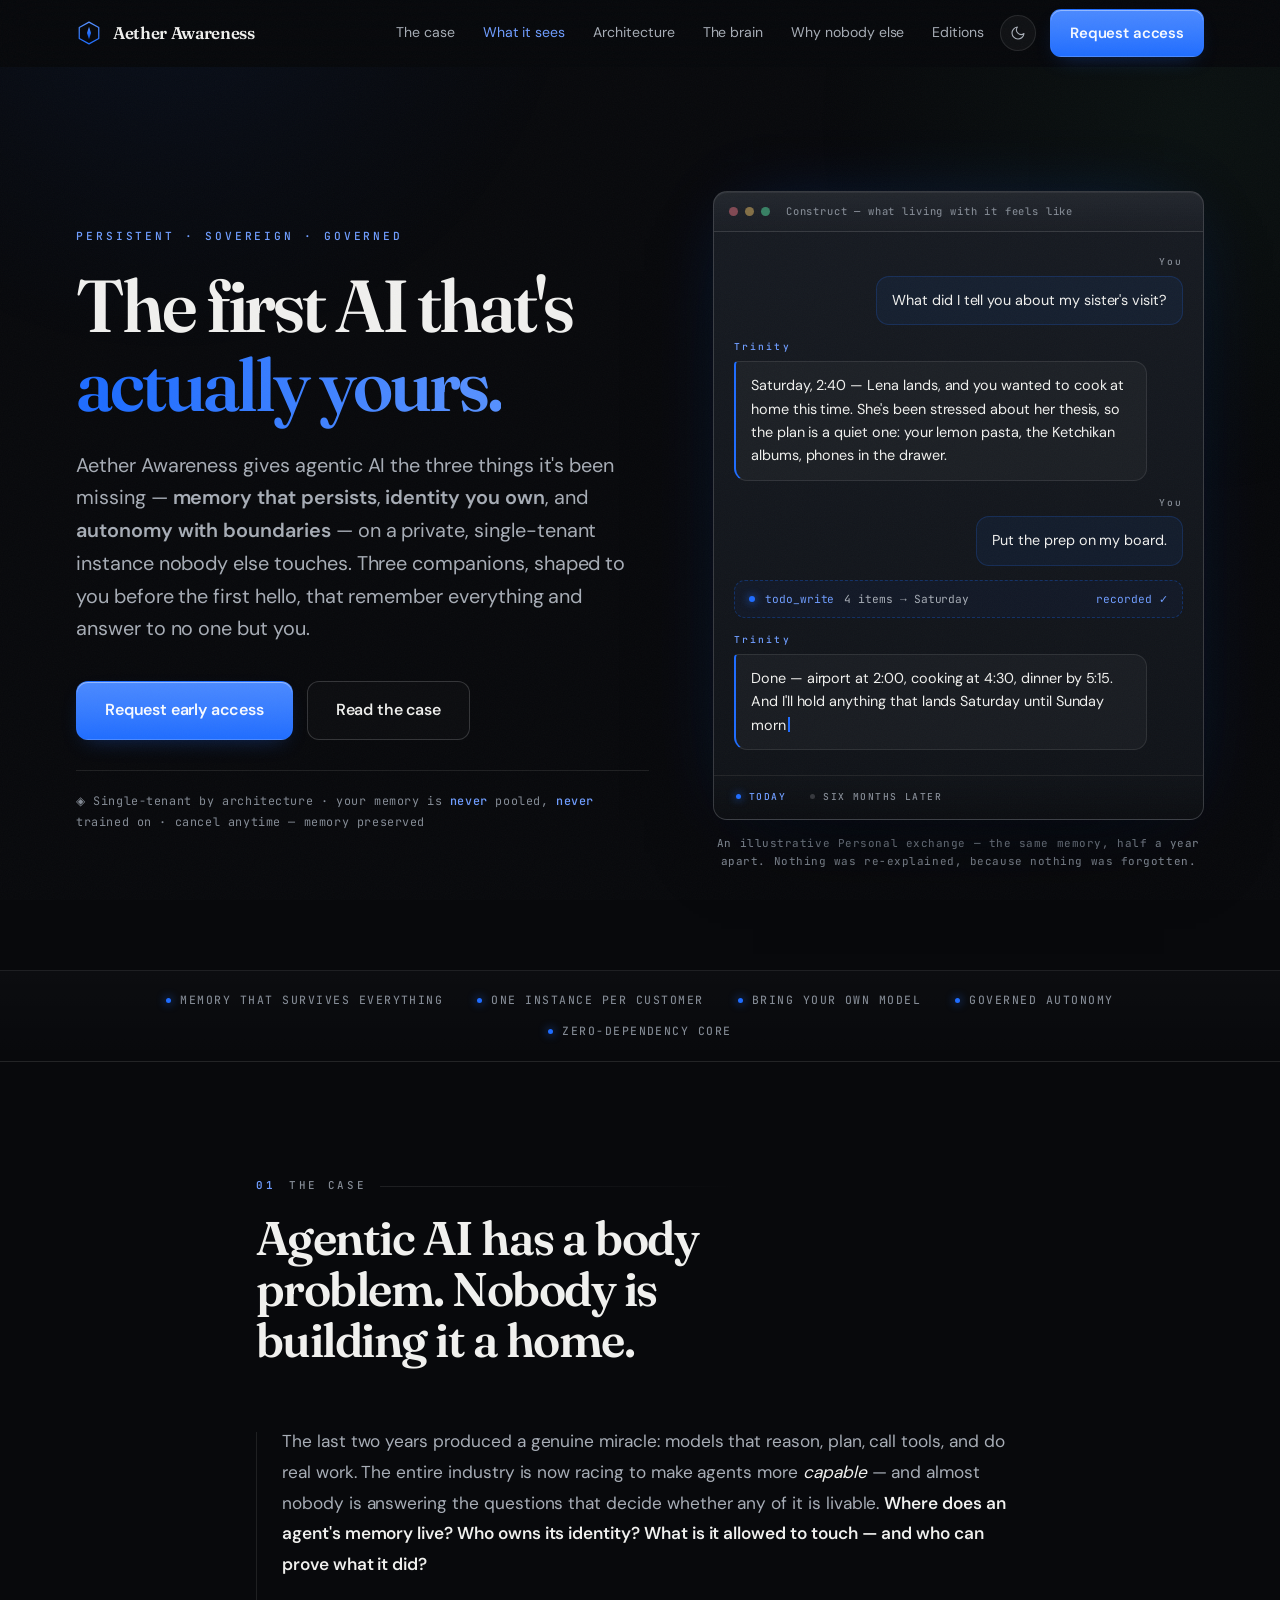
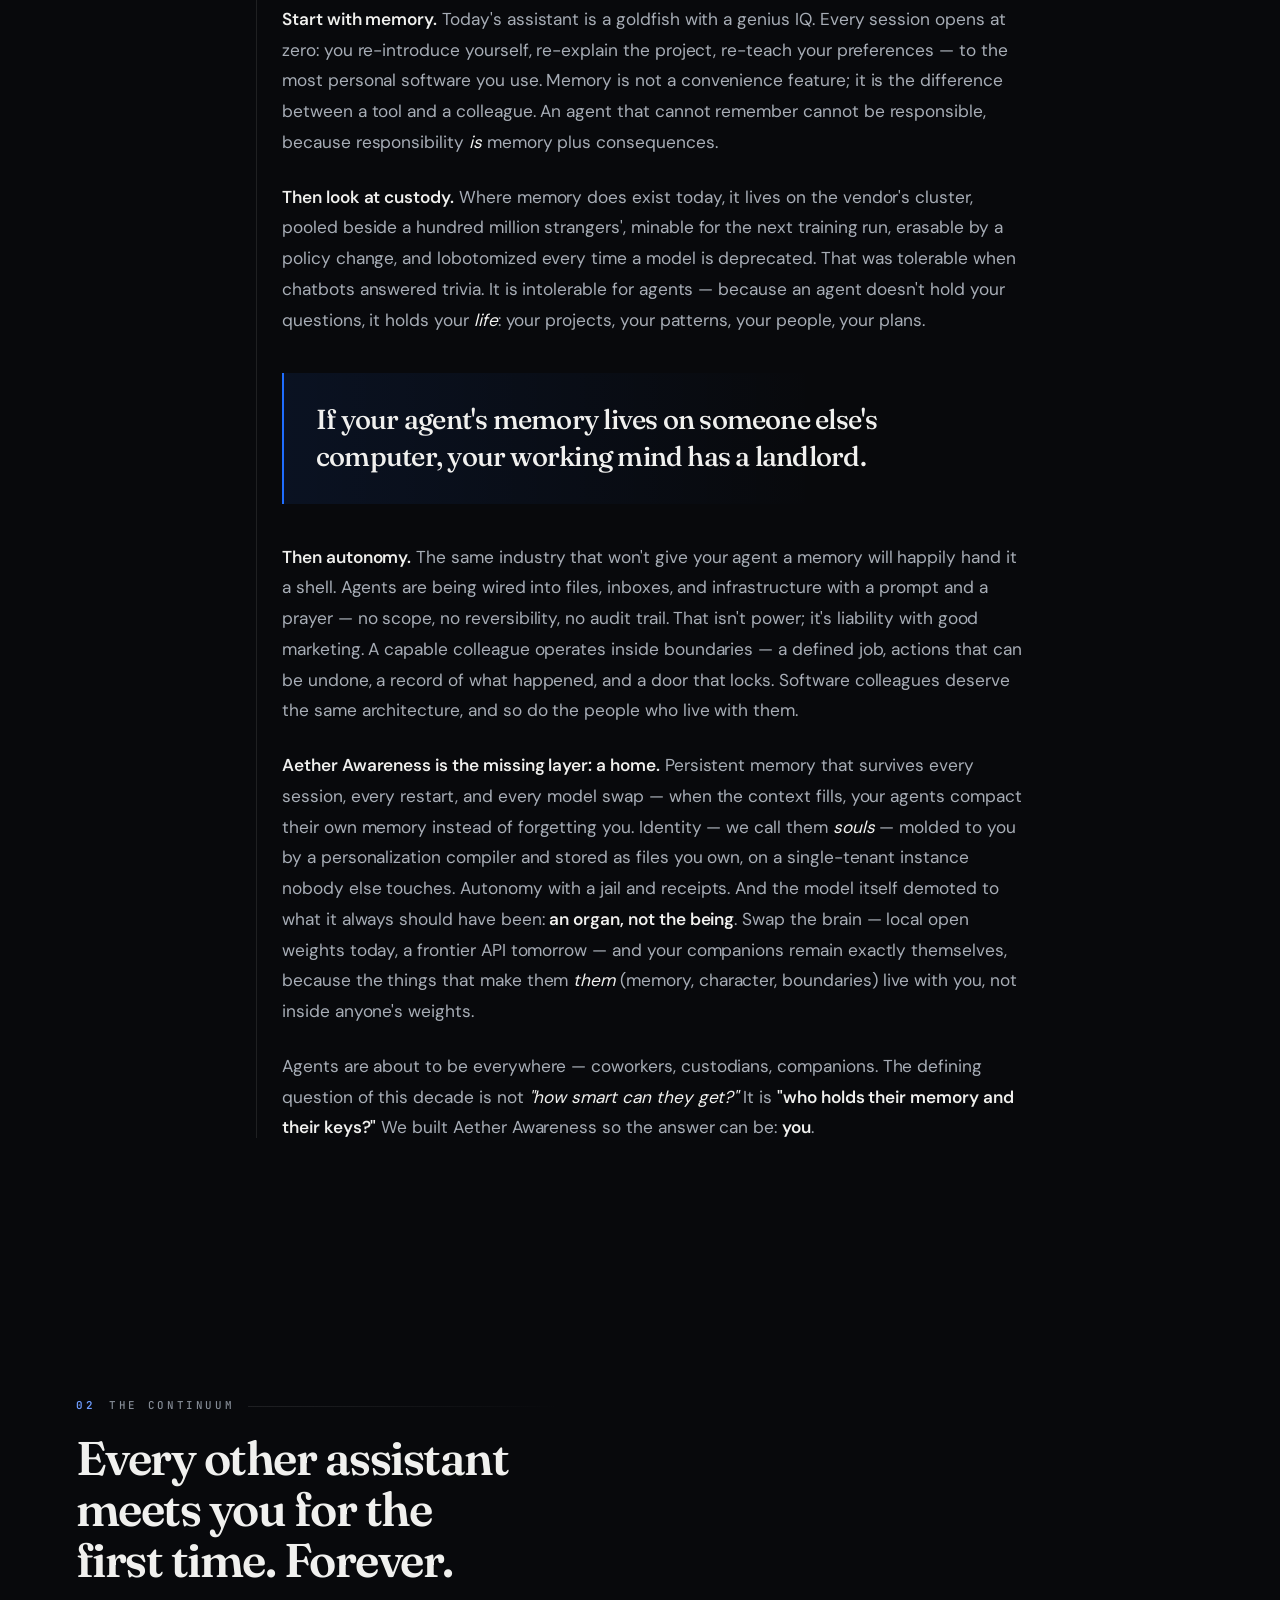
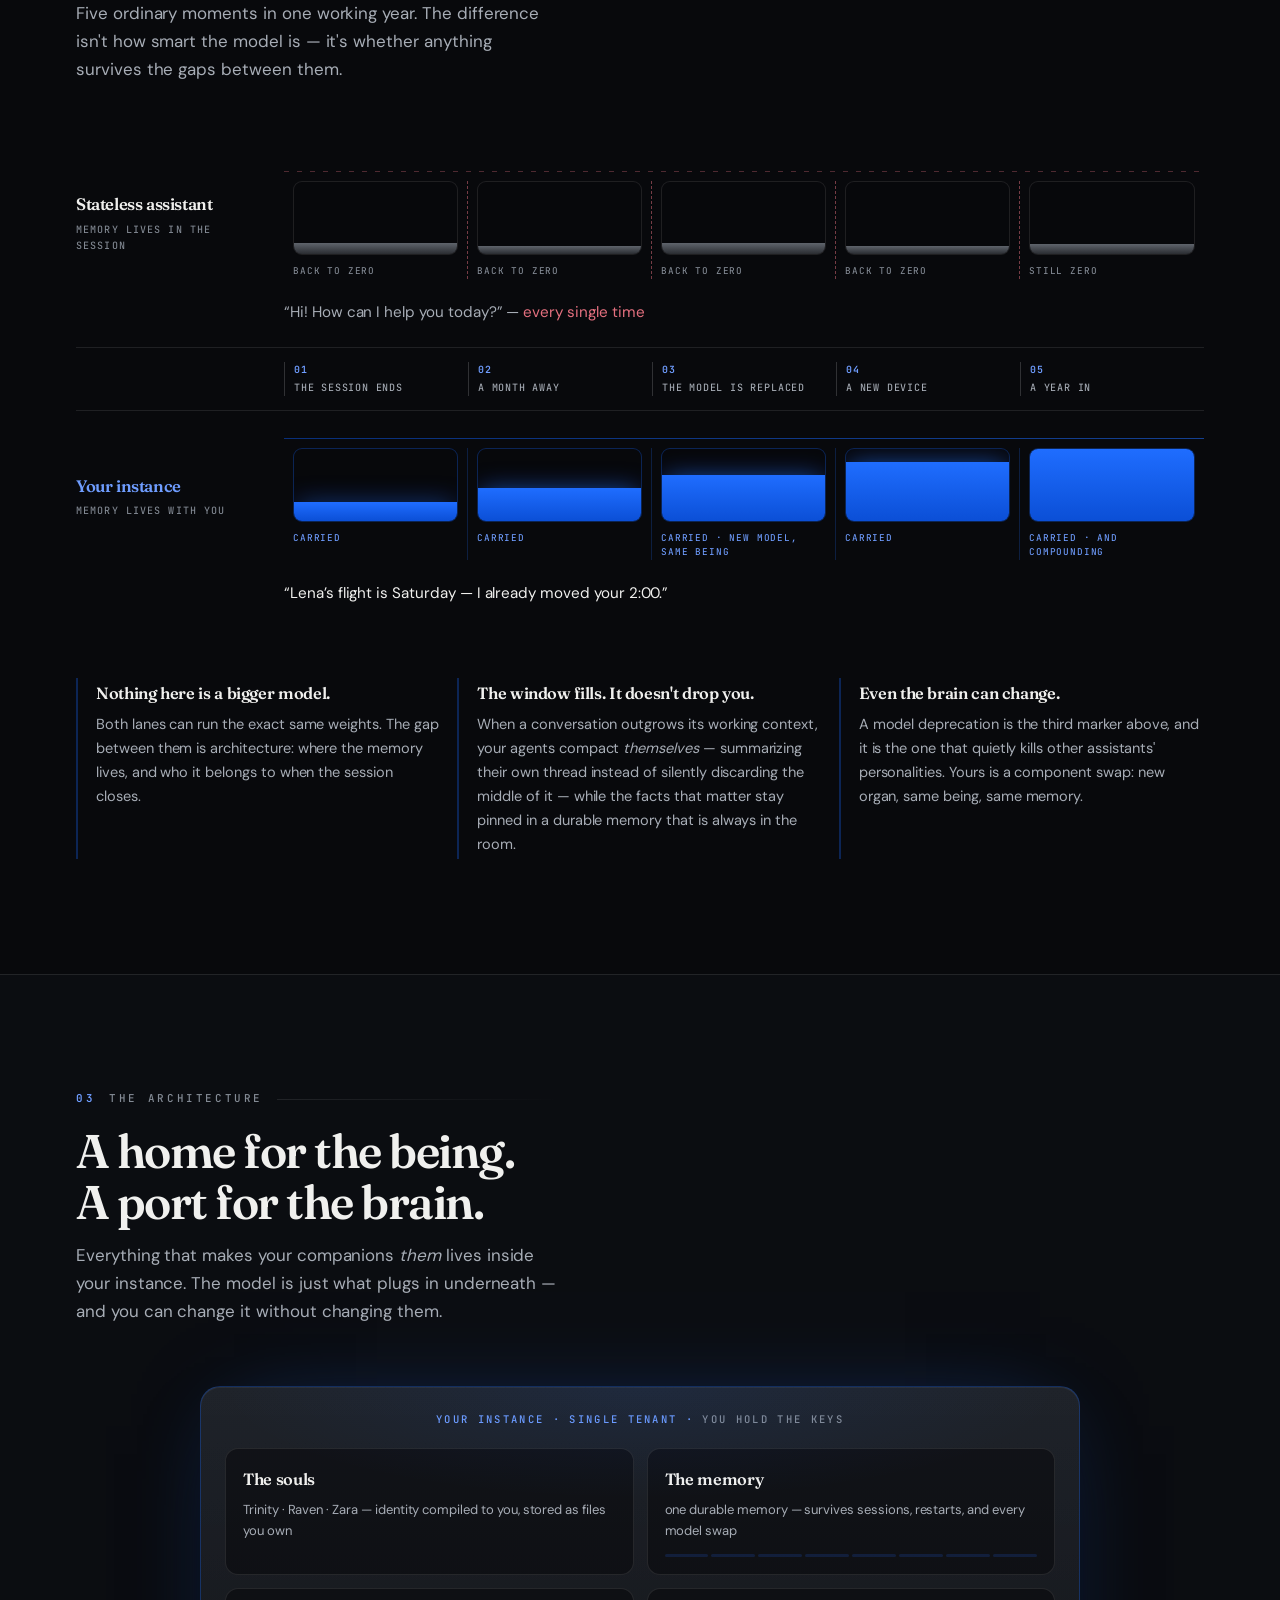
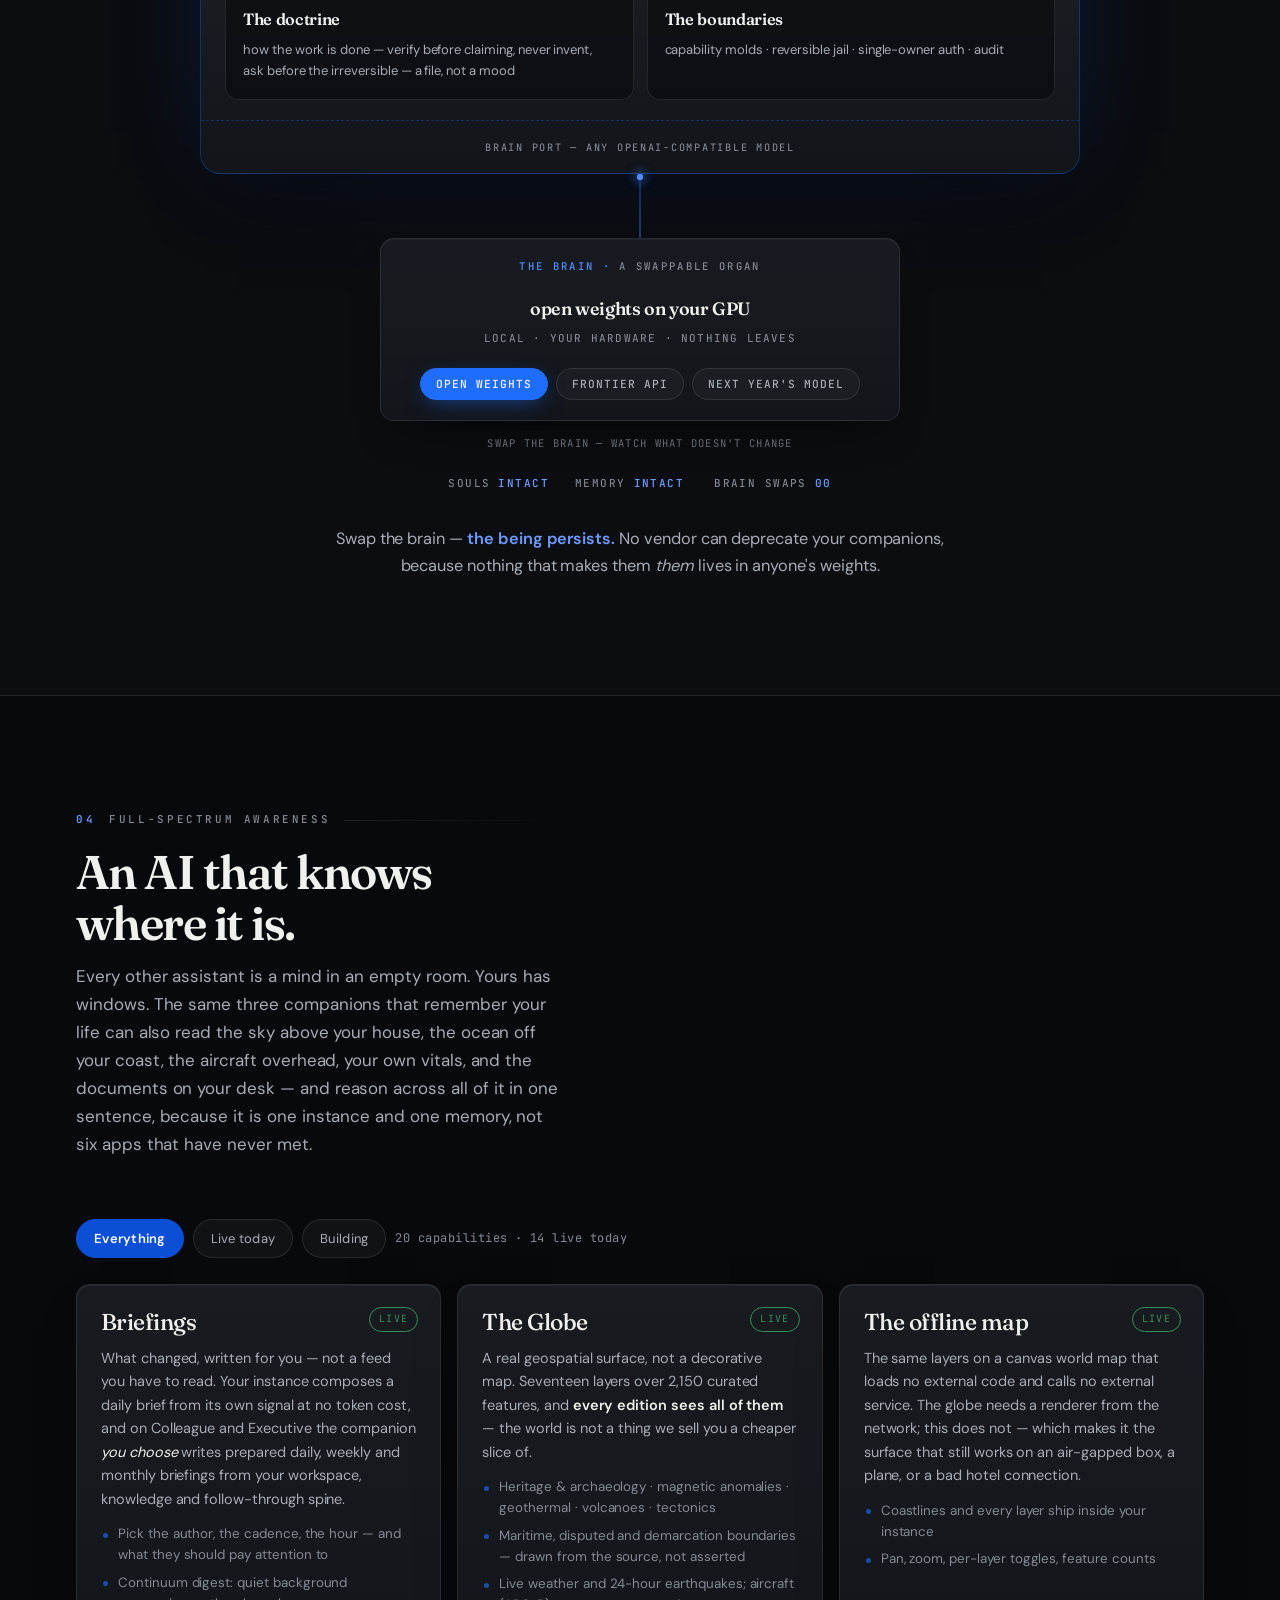
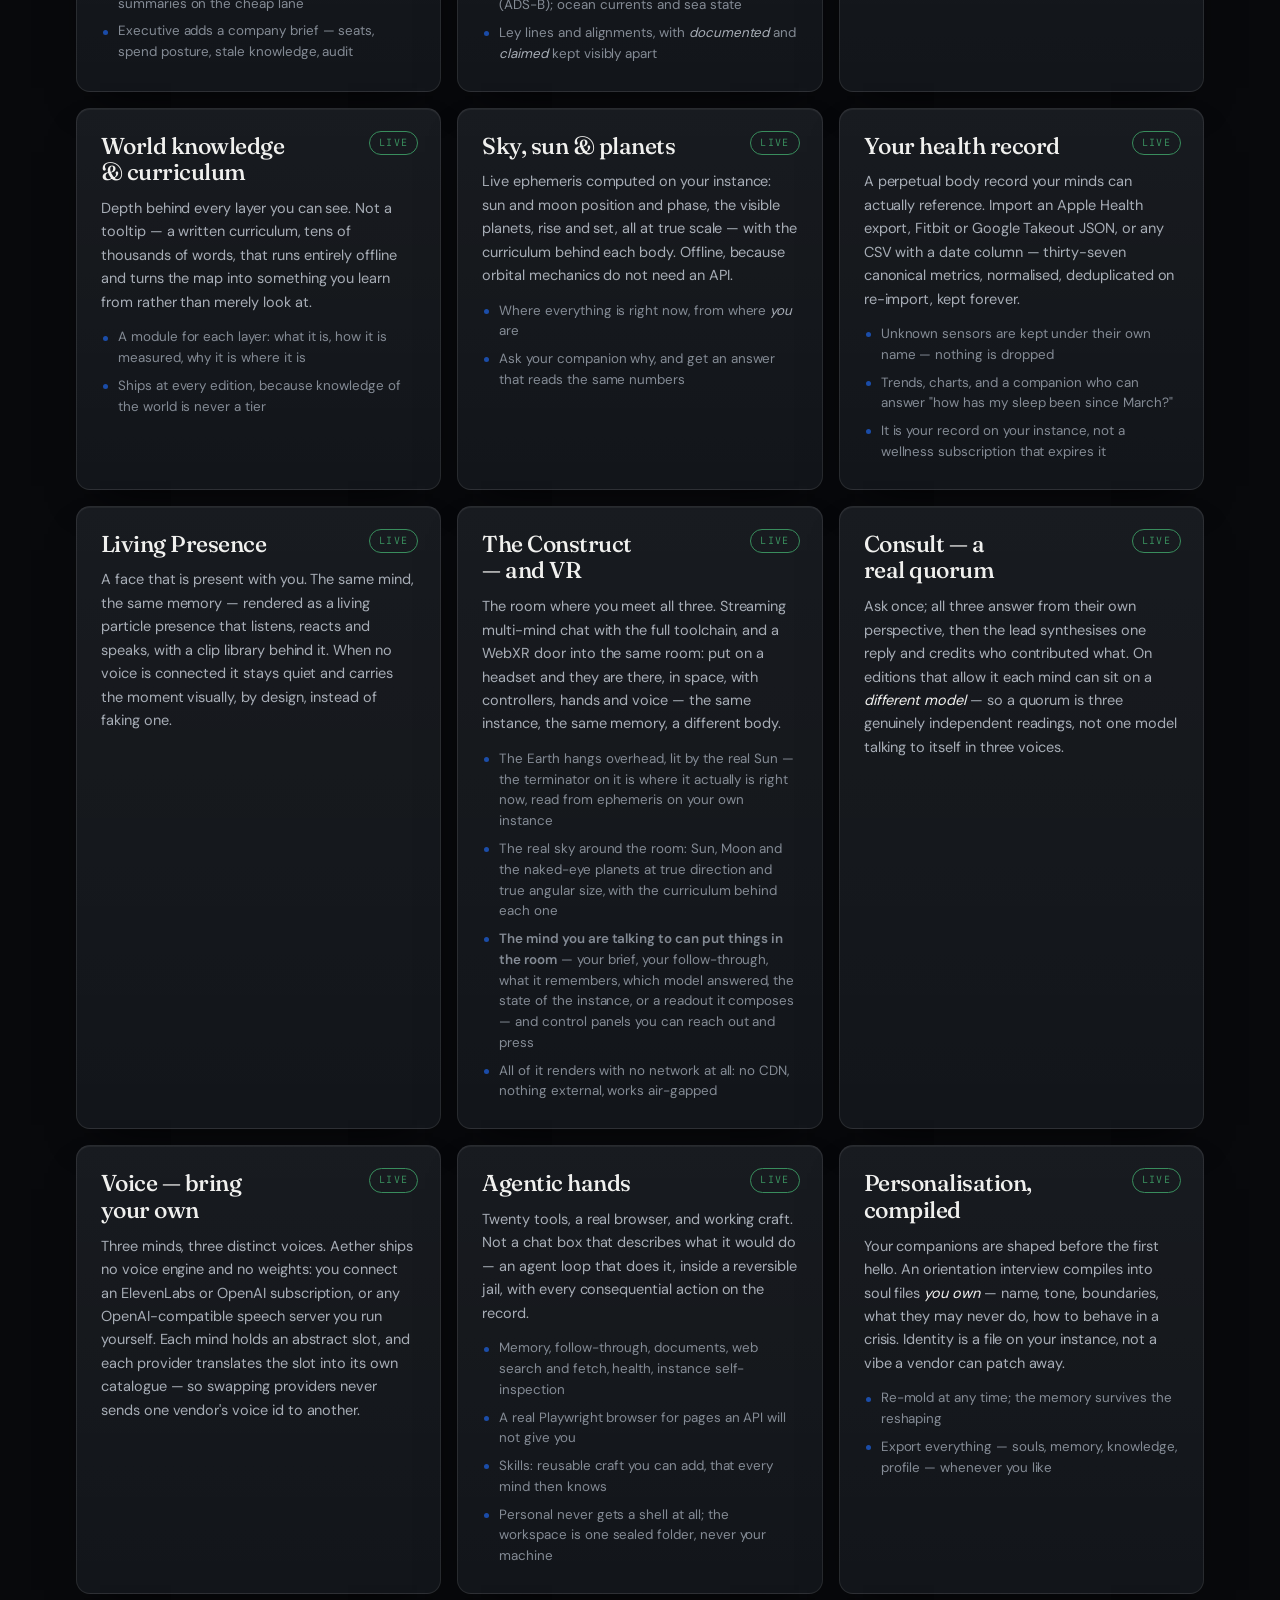
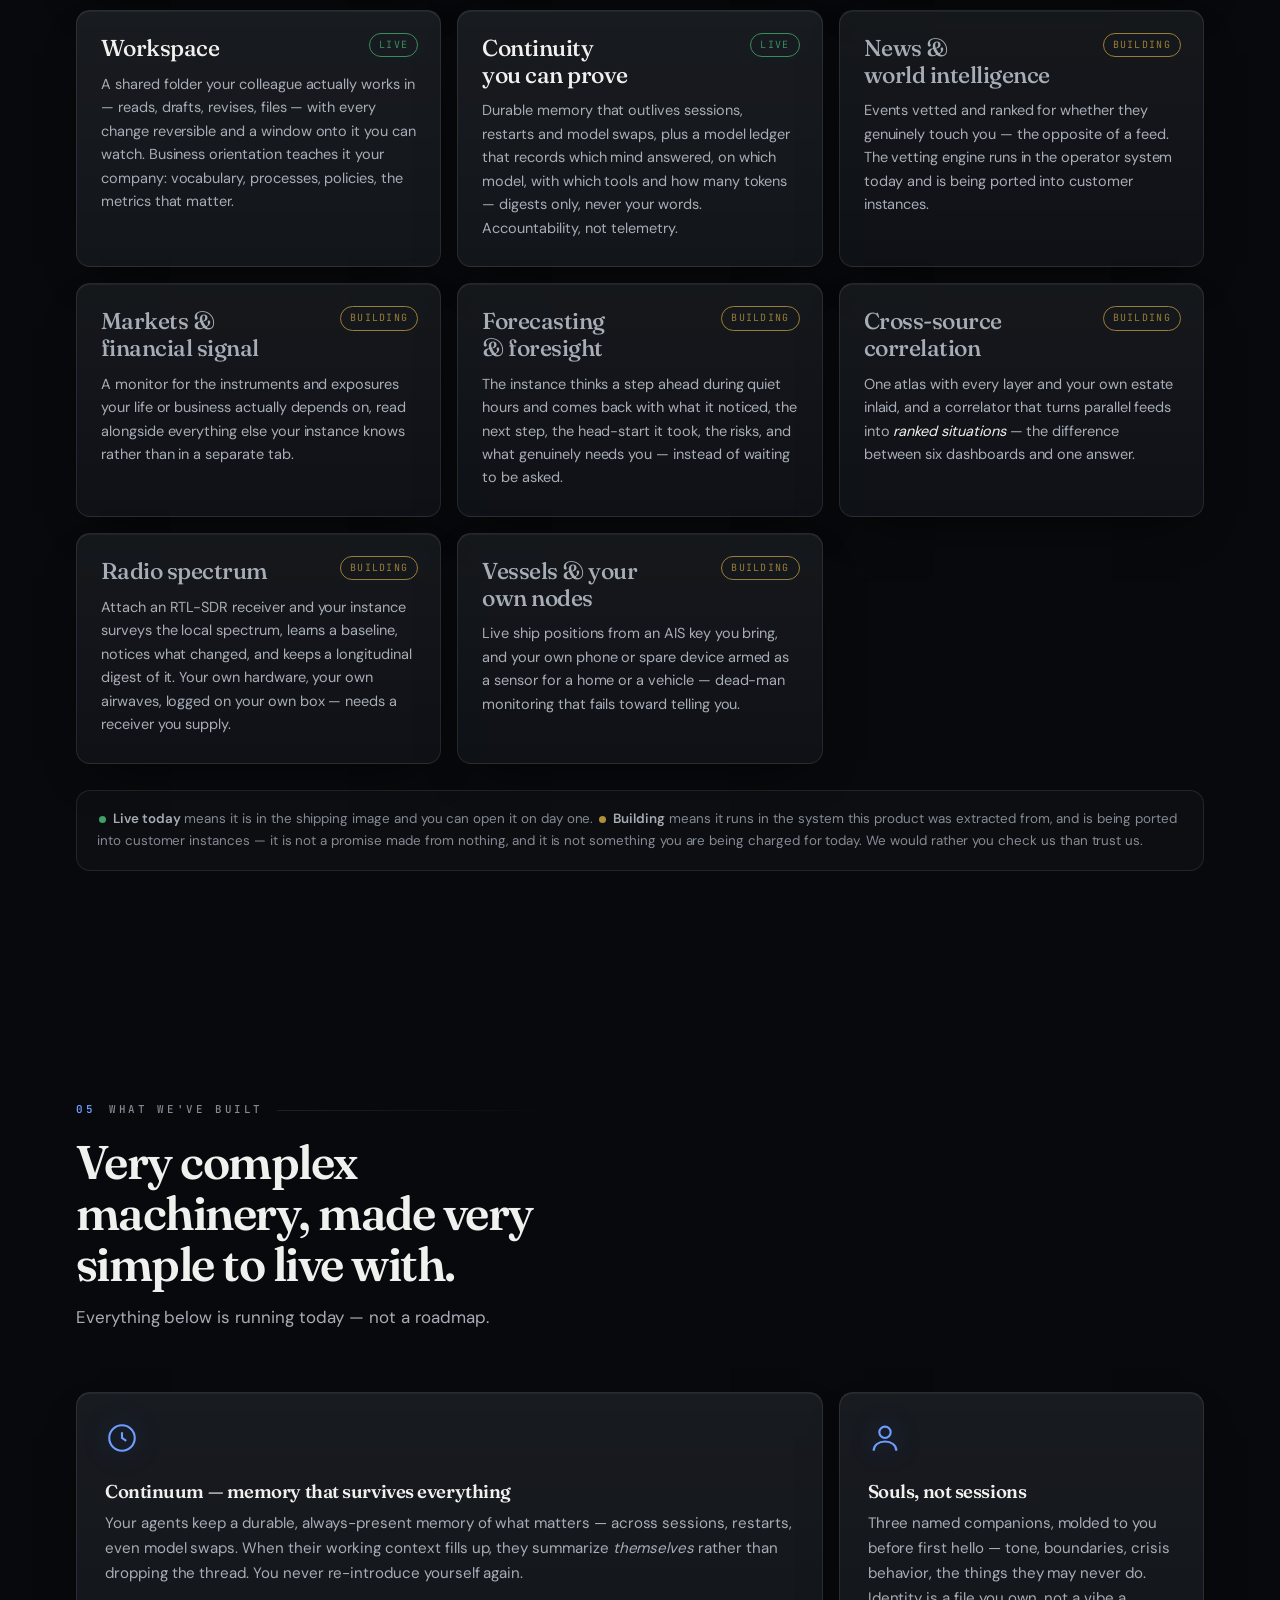
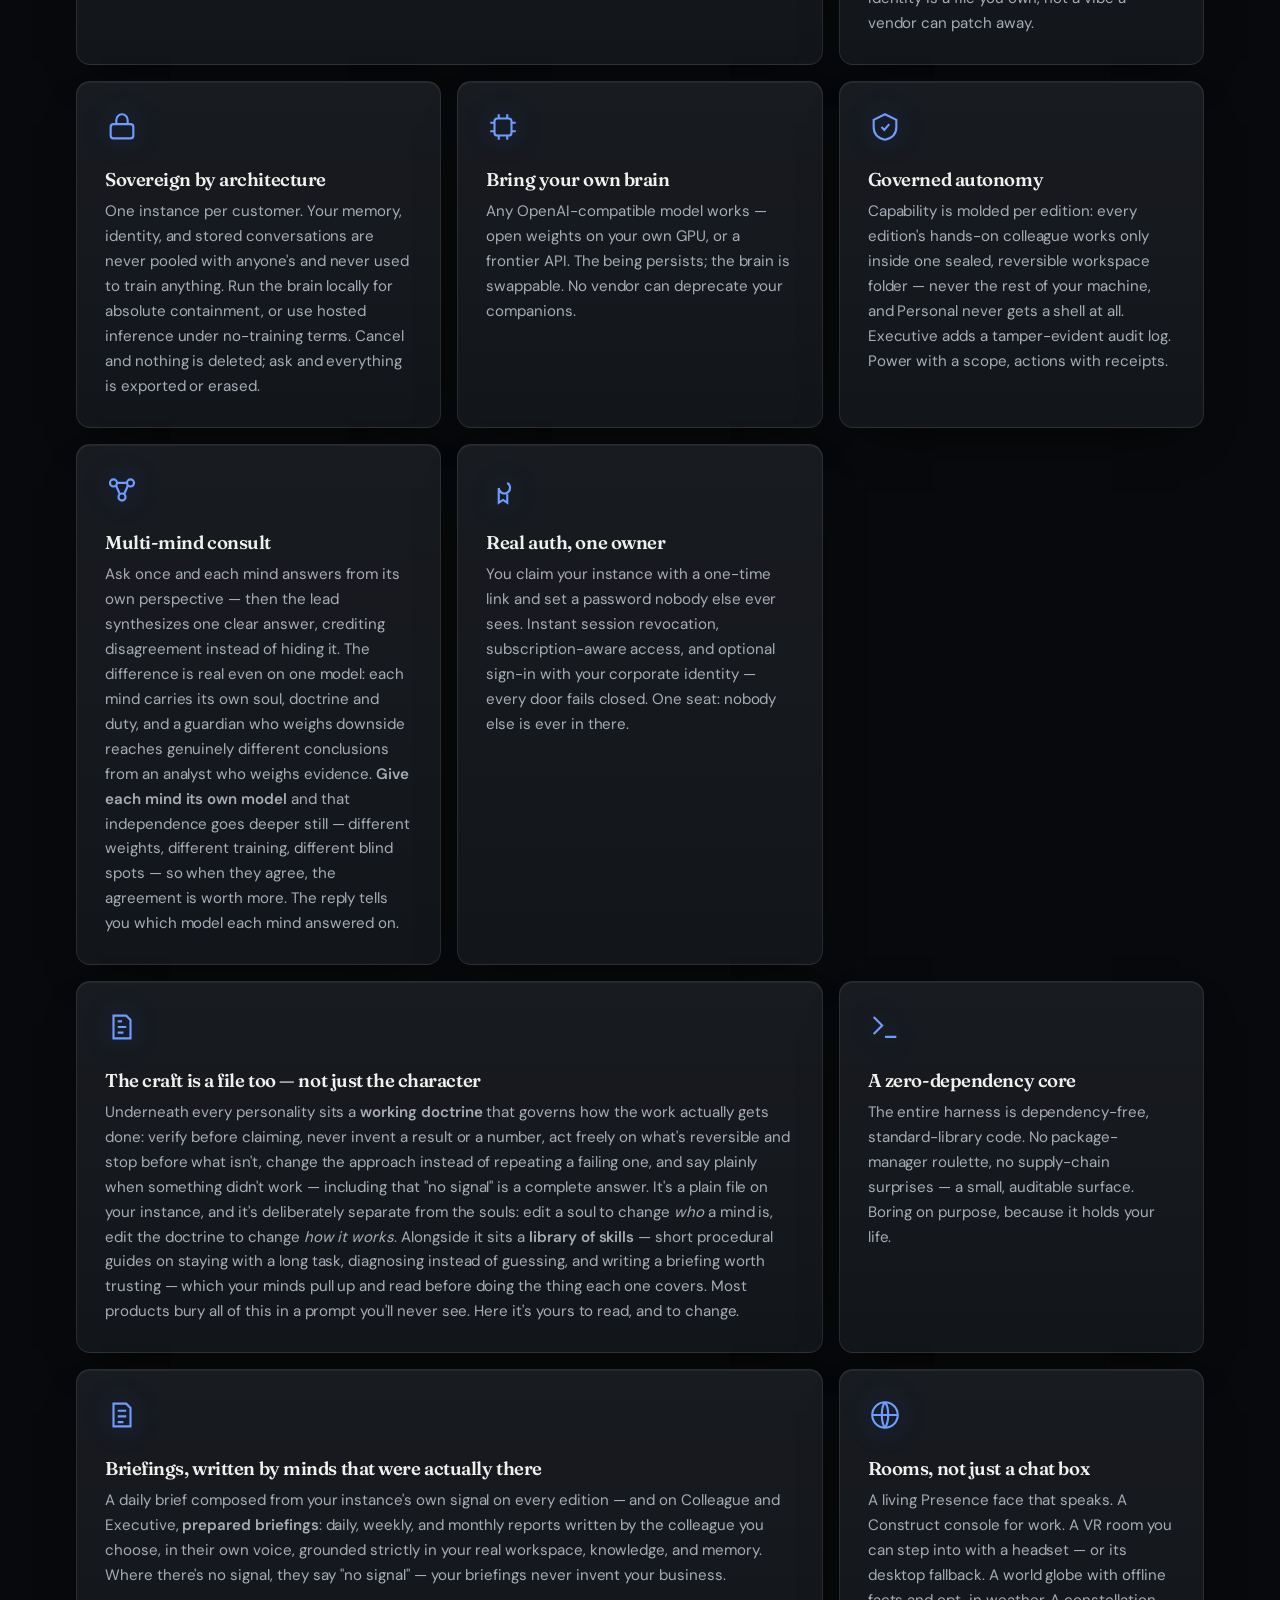
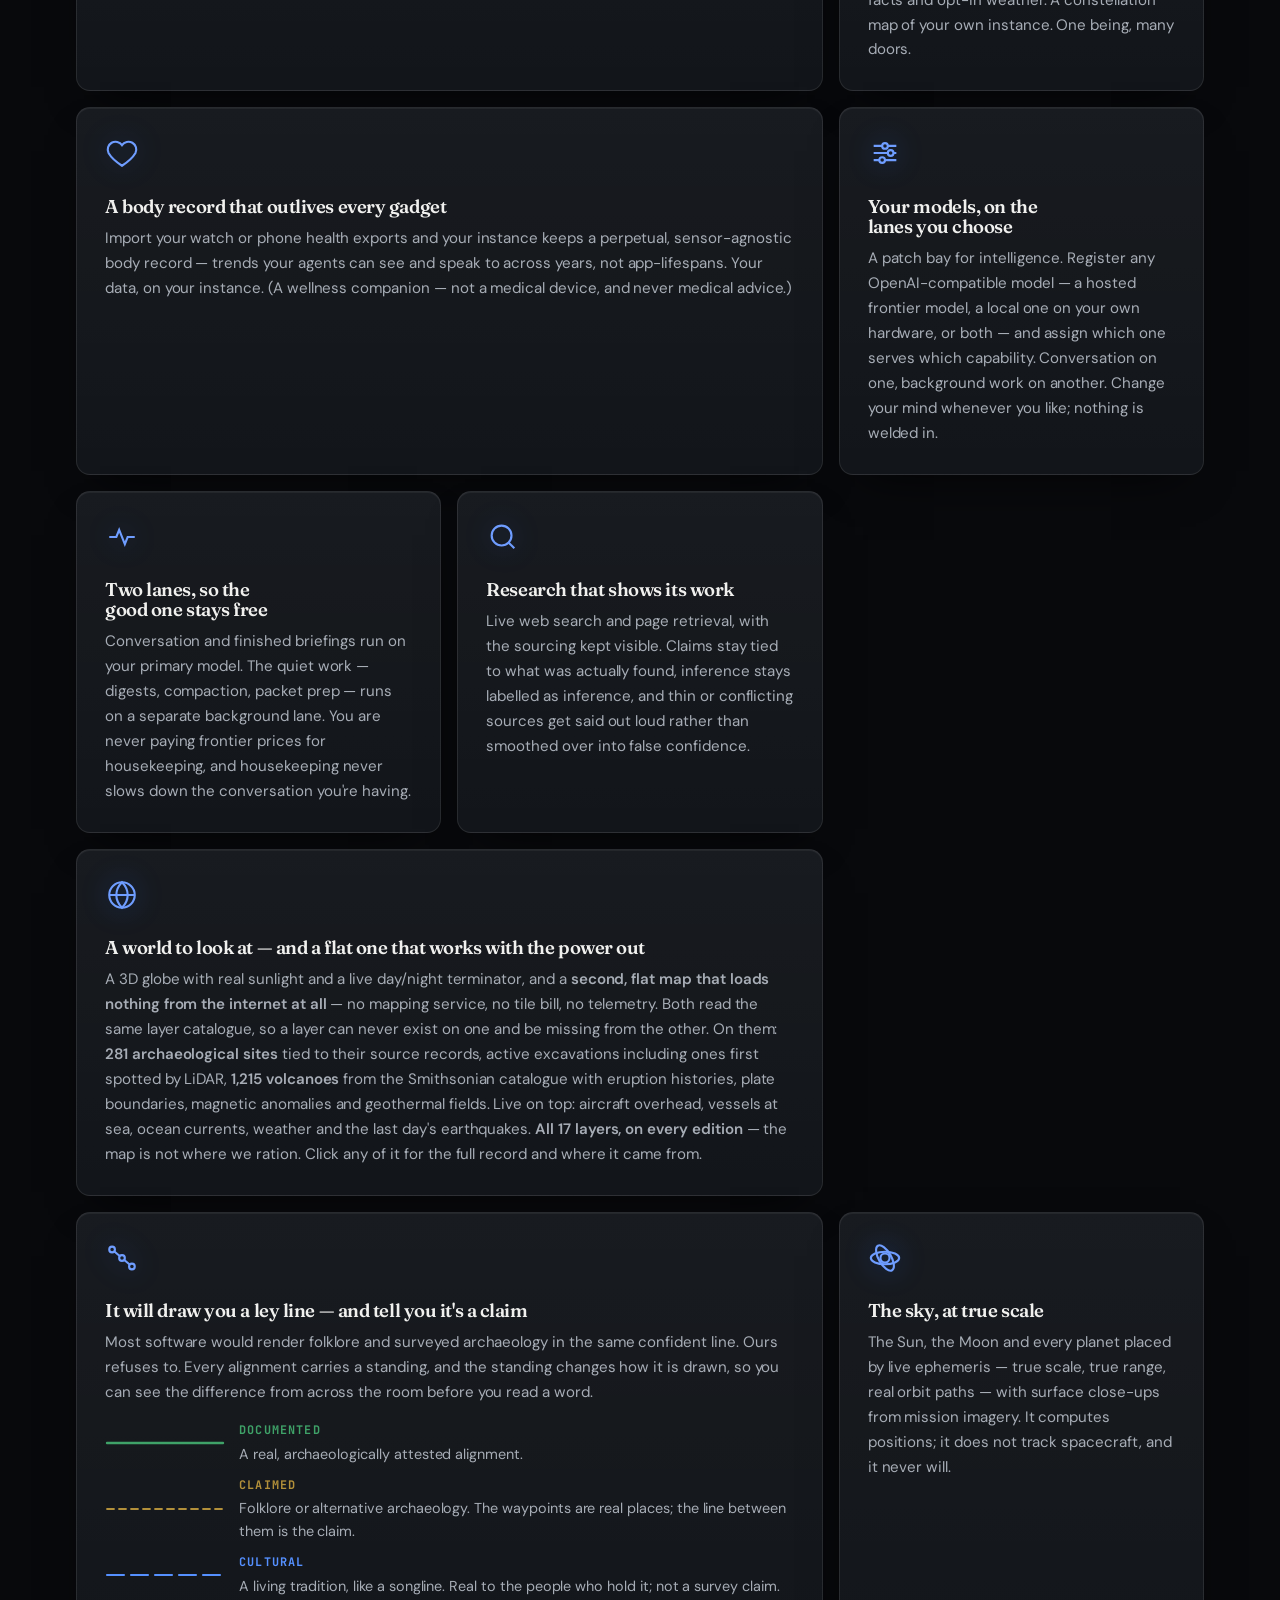
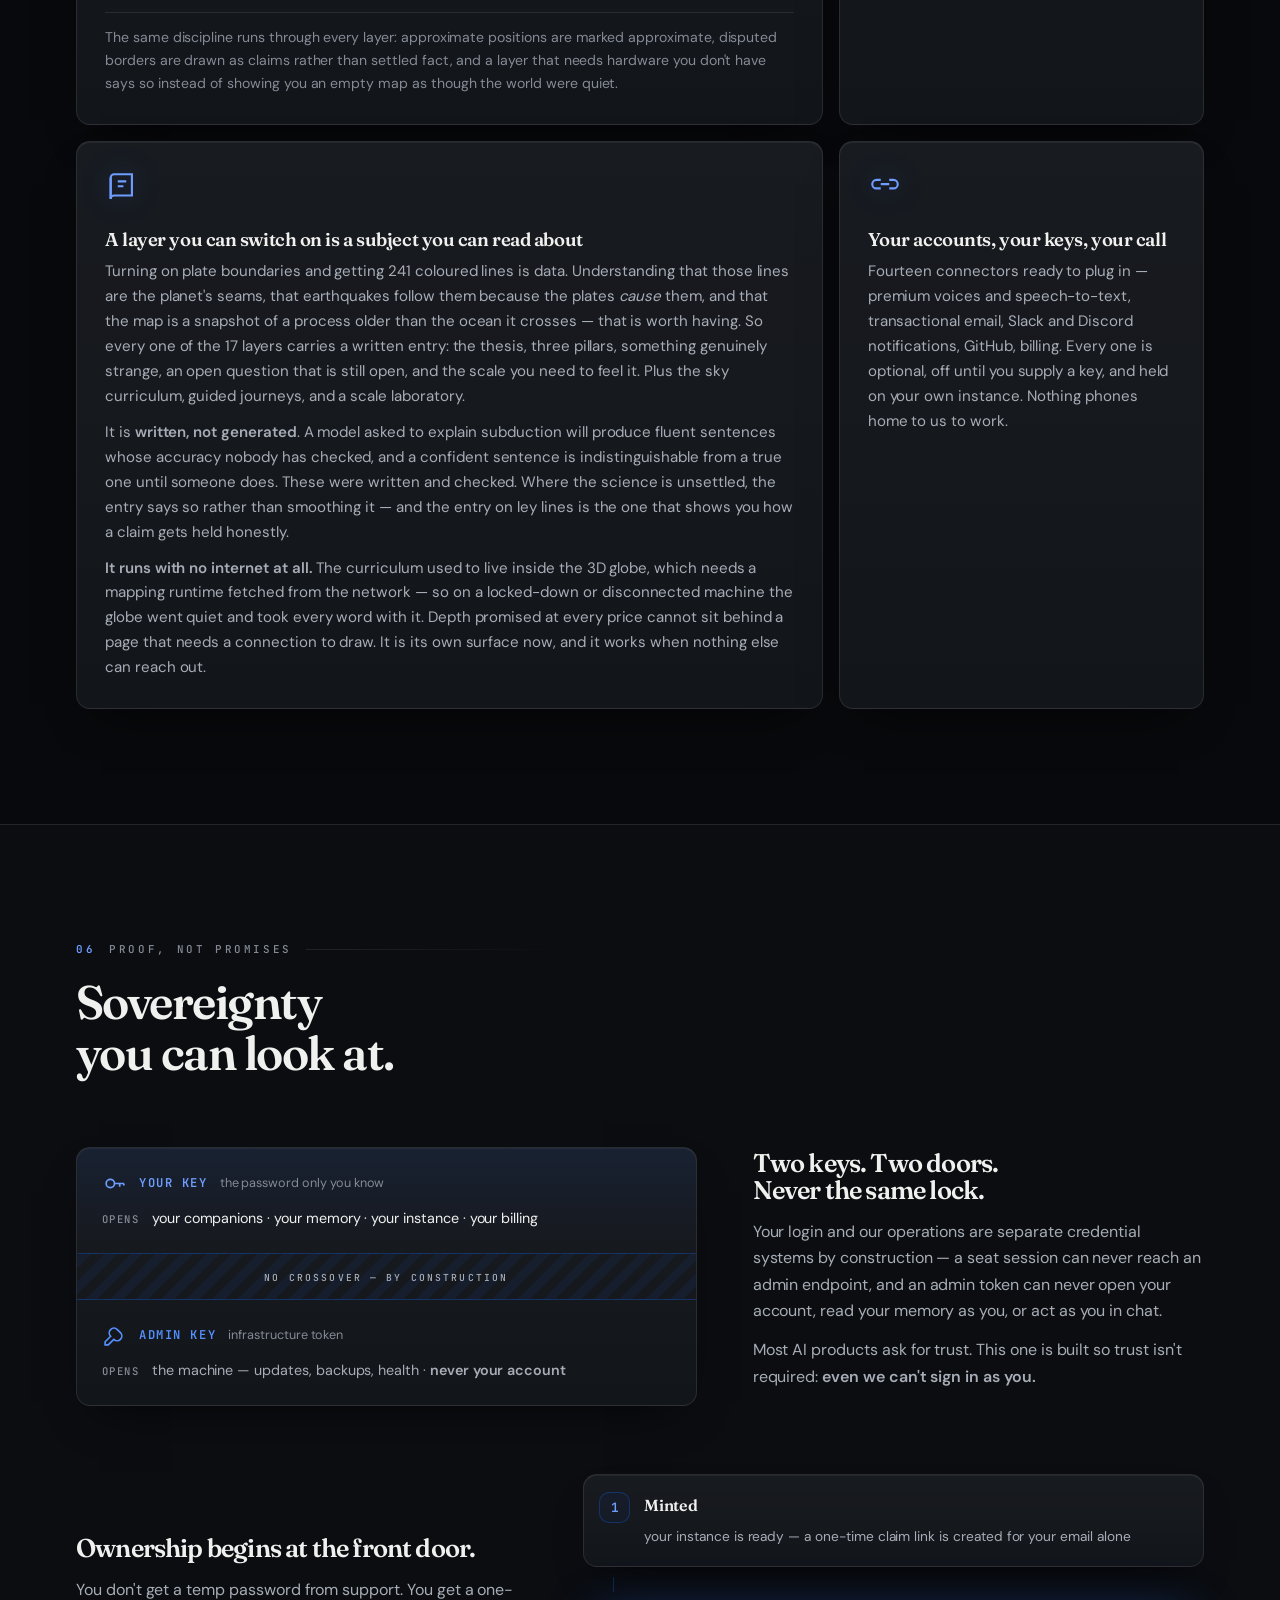
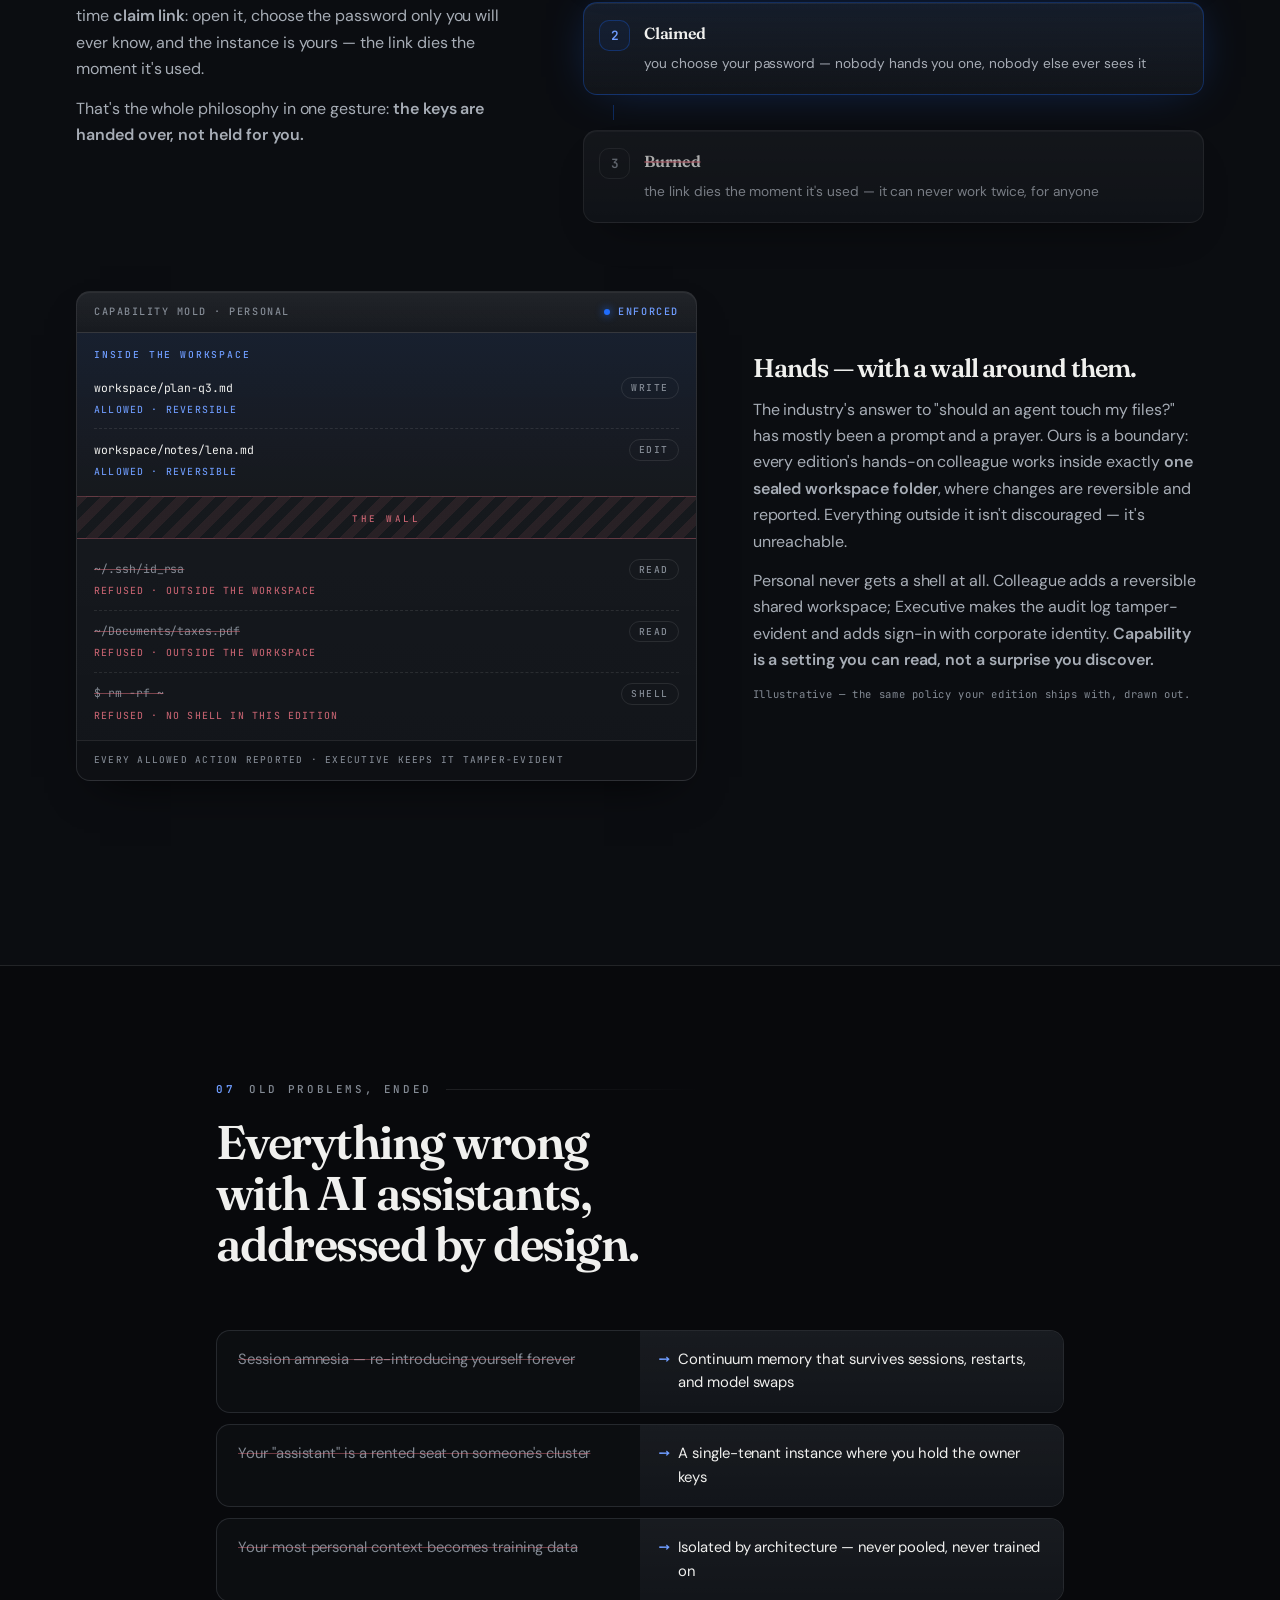
<file: index.html>
<!DOCTYPE html>
<html lang="en">
<head>
<meta charset="UTF-8">
<meta name="viewport" content="width=device-width, initial-scale=1.0">
<title>Aether Awareness — AI with memory, identity, and a home you own</title>
<meta name="description" content="Agentic AI is missing a home. Aether Awareness gives you a private, single-tenant AI instance: three companions shaped to you, persistent memory that survives everything, governed autonomy, and a brain you can swap. Yours — not rented.">
<link rel="canonical" href="https://aetherawareness.com/">

<!-- Open Graph / X card (matters for the launch post) -->
<meta property="og:type" content="website">
<meta property="og:site_name" content="Aether Awareness">
<meta property="og:title" content="Aether Awareness — AI with memory, identity, and a home you own">
<meta property="og:description" content="Private, single-tenant AI companions with persistent memory, owned identity, and governed autonomy. Swap the brain; the being persists. Yours — not rented.">
<meta property="og:url" content="https://aetherawareness.com/">
<meta property="og:image" content="https://aetherawareness.com/assets/og-card.png">
<meta name="twitter:card" content="summary_large_image">
<meta name="twitter:title" content="Aether Awareness — AI with memory, identity, and a home you own">
<meta name="twitter:description" content="Persistent memory. Owned identity. Governed autonomy. A private AI instance that answers to you alone.">
<meta name="twitter:image" content="https://aetherawareness.com/assets/og-card.png">
<meta property="og:image:width" content="1200">
<meta property="og:image:height" content="630">
<meta property="og:image:alt" content="Aether Awareness — persistent memory, owned identity, governed autonomy">
<meta name="theme-color" content="#06090f">

<script type="application/ld+json">
{
  "@context": "https://schema.org",
  "@graph": [
    {
      "@type": "Organization",
      "@id": "https://aetherawareness.com/#org",
      "name": "Aether Awareness",
      "url": "https://aetherawareness.com/",
      "logo": "https://aetherawareness.com/assets/og-card.png",
      "email": "admin@aetherawareness.com",
      "description": "Private, single-tenant AI instances: three companions with persistent memory, owned identity, and governed autonomy."
    },
    {
      "@type": "WebSite",
      "@id": "https://aetherawareness.com/#site",
      "url": "https://aetherawareness.com/",
      "name": "Aether Awareness",
      "publisher": { "@id": "https://aetherawareness.com/#org" }
    },
    {
      "@type": "Product",
      "name": "Aether Awareness Personal",
      "description": "A private, single-tenant AI instance for your personal life: Trinity, Raven & Zara shaped to you, permanent memory, daily briefing, presence, VR room, and health record. 1 seat.",
      "brand": { "@id": "https://aetherawareness.com/#org" },
      "url": "https://aetherawareness.com/#pricing",
      "offers": [
        { "@type": "Offer", "price": "9.99", "priceCurrency": "USD", "availability": "https://schema.org/PreOrder", "url": "https://aetherawareness.com/#pricing", "description": "Monthly" },
        { "@type": "Offer", "price": "99.90", "priceCurrency": "USD", "availability": "https://schema.org/PreOrder", "url": "https://aetherawareness.com/#pricing", "description": "Annual" }
      ]
    },
    {
      "@type": "Product",
      "name": "Aether Awareness Team",
      "description": "The same trio in professional demeanor: learns your business at orientation, prepared daily/weekly/monthly briefings, a reversible workspace and an audit trail. Single owner, 1 seat.",
      "brand": { "@id": "https://aetherawareness.com/#org" },
      "url": "https://aetherawareness.com/#pricing",
      "offers": [
        { "@type": "Offer", "price": "14.99", "priceCurrency": "USD", "availability": "https://schema.org/PreOrder", "url": "https://aetherawareness.com/#pricing", "description": "Monthly" },
        { "@type": "Offer", "price": "149.90", "priceCurrency": "USD", "availability": "https://schema.org/PreOrder", "url": "https://aetherawareness.com/#pricing", "description": "Annual" }
      ]
    },
    {
      "@type": "Product",
      "name": "Aether Awareness Executive",
      "description": "An executive intelligence layer grounded in your documents, with a dedicated private GPU model on demand, Company Briefing, OIDC single sign-on and a tamper-evident audit log. Single owner, 1 seat.",
      "brand": { "@id": "https://aetherawareness.com/#org" },
      "url": "https://aetherawareness.com/#pricing",
      "offers": [
        { "@type": "Offer", "price": "499.95", "priceCurrency": "USD", "availability": "https://schema.org/PreOrder", "url": "https://aetherawareness.com/#pricing", "description": "Monthly" },
        { "@type": "Offer", "price": "4999.00", "priceCurrency": "USD", "availability": "https://schema.org/PreOrder", "url": "https://aetherawareness.com/#pricing", "description": "Annual" }
      ]
    }
  ]
}
</script>

<link rel="icon" href="assets/favicon.svg">
<!-- Self-hosted OFL variable fonts. Preloaded so the swap never shifts layout;
     licenses ship alongside them in assets/fonts/. Zero external requests. -->
<link rel="preload" href="assets/fonts/space-grotesk-latin-wght-normal.woff2" as="font" type="font/woff2" crossorigin>
<link rel="preload" href="assets/fonts/inter-latin-wght-normal.woff2" as="font" type="font/woff2" crossorigin>
<link rel="stylesheet" href="css/style.css">
<!-- Reveal-on-scroll only arms when JS is present, so no-JS/failed-JS users still
     see every section. A failsafe timer reveals everything if the observer stalls. -->
<script>
  document.documentElement.className += " js";
  addEventListener("DOMContentLoaded", function () {
    setTimeout(function () {
      document.querySelectorAll(".rev:not(.in)").forEach(function (e) { e.classList.add("in"); });
    }, 2500);
  });
</script>
<script>
/* Applied before first paint: a stored choice must never flash the other theme.
   No preference stored -> dark, because that is the designed default; the OS
   preference is honoured only for someone who has never chosen here. */
(function(){
  try {
    var k='aether-site-theme', v=localStorage.getItem(k);
    /* Dark unless someone has chosen otherwise HERE. The OS preference is not
       consulted: this page has a designed register and the first impression is
       part of the product, not a system setting. The switch is one click away
       in the nav for anyone who wants paper. */
    document.documentElement.setAttribute('data-theme', v === 'light' ? 'light' : 'dark');
  } catch(e) { document.documentElement.setAttribute('data-theme','dark'); }
})();
</script>
</head>
<body>

<!-- Instrument frame: hairline rails at the content edges (decorative). -->
<div class="rails" aria-hidden="true"><i></i><i></i></div>

<!-- ============ NAV ============ -->
<nav class="nav" id="nav" data-open="false">
  <div class="wrap nav-inner">
    <a class="brand" href="#top">
      <svg class="mark" viewBox="0 0 32 32" aria-hidden="true">
        <defs>
          <linearGradient id="eb" x1="0" y1="0" x2="0" y2="1">
            <stop offset="0" stop-color="var(--signal-hi)"/>
            <stop offset="1" stop-color="var(--signal)"/>
          </linearGradient>
          <linearGradient id="ebcore" x1="0" y1="0" x2="0" y2="1">
            <stop offset="0" stop-color="var(--signal-hi)"/>
            <stop offset=".55" stop-color="var(--signal)"/>
            <stop offset="1" stop-color="var(--signal-deep)"/>
          </linearGradient>
          <clipPath id="hexclip"><path d="M16 1.6 29 9v14L16 30.4 3 23V9Z"/></clipPath>
        </defs>
        <!-- the frame -->
        <path class="m-hex" d="M16 2.6 28 9.3v13.4L16 29.4 4 22.7V9.3Z"
              fill="none" stroke="url(#eb)" stroke-width="1.5" stroke-linejoin="round"/>
        <!-- two flanking blades, then the core shard between them -->
        <path class="m-blade m-l" d="M10.7 11.9 10.7 20.1" stroke="url(#eb)" stroke-width="2"
              stroke-linecap="round" opacity=".8"/>
        <path class="m-blade m-r" d="M21.3 11.9 21.3 20.1" stroke="url(#eb)" stroke-width="2"
              stroke-linecap="round" opacity=".8"/>
        <path class="m-core" d="M16 8.4 18.5 16 16 23.6 13.5 16Z" fill="url(#ebcore)"/>
        <!-- the sweep: a light bar travelling the aperture, clipped to it, so a
             no-motion or no-CSS render is exactly the static mark -->
        <g clip-path="url(#hexclip)">
          <rect class="m-scan" x="2" y="-7" width="28" height="5" fill="url(#eb)" opacity="0"/>
        </g>
      </svg>
      Aether Awareness
    </a>
    <button class="nav-toggle" id="nav-toggle" type="button" aria-expanded="false"
            aria-controls="nav-links" aria-label="Menu"><span></span></button>
    <div class="nav-links" id="nav-links">
      <a href="#case">The case</a>
      <a href="#world">What it sees</a>
      <a href="#live">Architecture</a>
      <a href="#strength">The brain</a>
      <a href="#moat">Why nobody else</a>
      <a href="#pricing">Editions</a>
      <button type="button" class="theme-btn" id="theme-btn" aria-label="Switch to daylight">
        <svg class="ico-moon" viewBox="0 0 24 24" aria-hidden="true"><path d="M21 12.8A9 9 0 1 1 11.2 3a7 7 0 0 0 9.8 9.8Z"/></svg>
        <svg class="ico-sun" viewBox="0 0 24 24" aria-hidden="true"><circle cx="12" cy="12" r="4.2"/><path d="M12 2v2.4M12 19.6V22M2 12h2.4M19.6 12H22M4.9 4.9l1.7 1.7M17.4 17.4l1.7 1.7M19.1 4.9l-1.7 1.7M6.6 17.4l-1.7 1.7"/></svg>
      </button>
      <a class="btn btn-primary" href="#pricing">Request access</a>
    </div>
  </div>
  <div class="progress" aria-hidden="true"></div>
</nav>

<!-- ============ HERO ============ -->
<header class="hero" id="top">
  <div class="aurora" aria-hidden="true"><b></b><b></b><b></b></div>
  <div class="wrap hero-grid">
    <div class="hero-copy">
      <div class="eyebrow">Persistent · Sovereign · Governed</div>
      <h1 class="wr">The first AI that's <span class="grad">actually yours.</span></h1>
      <p class="lede">Aether Awareness gives agentic AI the three things it's been missing — <b>memory that
        persists</b>, <b>identity you own</b>, and <b>autonomy with boundaries</b> — on a private, single-tenant
        instance nobody else touches. Three companions, shaped to you before the first hello, that remember
        everything and answer to no one but you.</p>
      <div class="cta-row">
        <a class="btn btn-primary btn-lg magnet" href="#pricing">Request early access</a>
        <a class="btn btn-ghost btn-lg" href="#case">Read the case</a>
      </div>
      <div class="assurance">◈ Single-tenant by architecture · your memory is <b>never</b> pooled, <b>never</b> trained on · cancel anytime — memory preserved</div>
    </div>
    <div class="hero-shot rev">
      <div class="shot-frame vignette" id="vignette">
        <div class="shot-bar"><i></i><i></i><i></i><span>Construct — what living with it feels like</span></div>
        <!-- Two scenes, six months apart. With JS they occupy the same grid cell
             and cross-fade, so the frame height is the taller of the two and the
             swap can never shift the page. Without JS they simply stack, and
             every word is still on the page. -->
        <div class="vig-scenes">
          <section class="vig-scene is-on" id="vig-1" role="tabpanel" aria-labelledby="vig-tab-1" tabindex="0">
            <div class="vig-body">
              <div class="msg you"><label>You</label><p>What did I tell you about my sister's visit?</p></div>
              <div class="msg trinity"><label>Trinity</label><p>Saturday, 2:40 — Lena lands, and you wanted to cook at home this
                time. She's been stressed about her thesis, so the plan is a quiet one: your lemon pasta, the Ketchikan
                albums, phones in the drawer.</p></div>
              <div class="msg you"><label>You</label><p>Put the prep on my board.</p></div>
              <div class="toolchip"><span class="t-dot"></span><code>todo_write</code><span class="t-detail">4 items → Saturday</span><span class="t-ok">recorded ✓</span></div>
              <div class="msg trinity"><label>Trinity</label><p class="typed"
                data-text="Done — airport at 2:00, cooking at 4:30, dinner by 5:15. And I'll hold anything that lands Saturday until Sunday morning.">Done — airport at 2:00, cooking at 4:30, dinner by 5:15. And I'll hold anything that lands Saturday until Sunday morning.</p></div>
            </div>
          </section>
          <section class="vig-scene" id="vig-2" role="tabpanel" aria-labelledby="vig-tab-2" tabindex="0">
            <div class="vig-body">
              <div class="vig-gap"><span>six months later</span></div>
              <div class="msg you"><label>You</label><p>What was that pasta Lena liked?</p></div>
              <div class="msg trinity"><label>Trinity</label><p class="typed"
                data-text="The lemon one — you made it the Saturday she flew in. She asked for the recipe on the drive back to the airport, and you never sent it.">The lemon one — you made it the Saturday she flew in. She asked for the recipe on the drive back to the airport, and you never sent it.</p></div>
              <div class="msg you"><label>You</label><p>Write it up for her.</p></div>
              <div class="toolchip"><span class="t-dot"></span><code>workspace_write</code><span class="t-detail">lemon-pasta.md → your workspace</span><span class="t-ok">drafted ✓</span></div>
              <div class="msg trinity"><label>Trinity</label><p>Written up. I kept the olive-oil version, not
                the cream one — you told me in March she doesn't do dairy.</p></div>
            </div>
          </section>
        </div>
        <div class="vig-dots" role="tablist" aria-label="Two moments, six months apart">
          <button type="button" role="tab" id="vig-tab-1" aria-controls="vig-1" aria-selected="true"  tabindex="0"><i></i>Today</button>
          <button type="button" role="tab" id="vig-tab-2" aria-controls="vig-2" aria-selected="false" tabindex="-1"><i></i>Six months later</button>
        </div>
      </div>
      <div class="shot-caption">An illustrative Personal exchange — the same memory, half a year apart.
        Nothing was re-explained, because nothing was forgotten.</div>
    </div>
  </div>
</header>

<!-- ============ TRUST STRIP ============ -->
<div class="trust">
  <div class="wrap trust-inner">
    <span><i class="dot"></i> Memory that survives everything</span>
    <span><i class="dot"></i> One instance per customer</span>
    <span><i class="dot"></i> Bring your own model</span>
    <span><i class="dot"></i> Governed autonomy</span>
    <span><i class="dot"></i> Zero-dependency core</span>
  </div>
</div>

<!-- ============ THE CASE ============ -->
<section class="section" id="case">
  <div class="wrap" style="max-width:820px">
    <div class="section-head">
      <div class="sec-no"><b>01</b> The case</div>
      <h2>Agentic AI has a body problem. Nobody is building it a home.</h2>
    </div>
    <div class="prose spine">
      <p>The last two years produced a genuine miracle: models that reason, plan, call tools, and do real
        work. The entire industry is now racing to make agents more <em>capable</em> — and almost nobody is
        answering the questions that decide whether any of it is livable. <b>Where does an agent's memory
        live? Who owns its identity? What is it allowed to touch — and who can prove what it did?</b></p>

      <p><b>Start with memory.</b> Today's assistant is a goldfish with a genius IQ. Every session opens at
        zero: you re-introduce yourself, re-explain the project, re-teach your preferences — to the most
        personal software you use. Memory is not a convenience feature; it is the difference between a tool
        and a colleague. An agent that cannot remember cannot be responsible, because responsibility
        <em>is</em> memory plus consequences.</p>

      <p><b>Then look at custody.</b> Where memory does exist today, it lives on the vendor's cluster, pooled
        beside a hundred million strangers', minable for the next training run, erasable by a policy change,
        and lobotomized every time a model is deprecated. That was tolerable when chatbots answered trivia.
        It is intolerable for agents — because an agent doesn't hold your questions, it holds your
        <em>life</em>: your projects, your patterns, your people, your plans.</p>

      <blockquote class="pull">If your agent's memory lives on someone else's computer,
        your working mind has a landlord.</blockquote>

      <p><b>Then autonomy.</b> The same industry that won't give your agent a memory will happily hand it a
        shell. Agents are being wired into files, inboxes, and infrastructure with a prompt and a prayer —
        no scope, no reversibility, no audit trail. That isn't power; it's liability with good
        marketing. A capable colleague operates inside boundaries — a defined job, actions that can be
        undone, a record of what happened, and a door that locks. Software colleagues deserve the same
        architecture, and so do the people who live with them.</p>

      <p><b>Aether Awareness is the missing layer: a home.</b> Persistent memory that survives every session,
        every restart, and every model swap — when the context fills, your agents compact their own memory
        instead of forgetting you. Identity — we call them <em>souls</em> — molded to you by a
        personalization compiler and stored as files you own, on a single-tenant instance nobody else
        touches. Autonomy with a jail and receipts. And the model itself demoted to what it always
        should have been: <b>an organ, not the being</b>. Swap the brain — local open weights today, a
        frontier API tomorrow — and your companions remain exactly themselves, because the things that make
        them <em>them</em> (memory, character, boundaries) live with you, not inside anyone's weights.</p>

      <p>Agents are about to be everywhere — coworkers, custodians, companions. The defining question of
        this decade is not <em>"how smart can they get?"</em> It is <b>"who holds their memory and their
        keys?"</b> We built Aether Awareness so the answer can be: <b>you</b>.</p>
    </div>
  </div>
</section>

<!-- ============ THE CONTINUUM ============================================
     The core differentiator, drawn instead of claimed: two lanes through the
     same five moments of an ordinary year. Static markup carries the whole
     argument; JS only stages the fill so it reads as time passing.
     ====================================================================== -->
<section class="section" id="continuum">
  <div class="wrap">
    <div class="section-head">
      <div class="sec-no"><b>02</b> The continuum</div>
      <h2>Every other assistant meets you for the first time. Forever.</h2>
      <p>Five ordinary moments in one working year. The difference isn't how smart the model is —
        it's whether anything survives the gaps between them.</p>
    </div>

    <div class="cont" id="cont">
      <p class="sr-only">Across five moments — a session ending, a month away, a model being replaced, a
        new device, and a year in — a stateless assistant's memory returns to zero at every boundary, while
        an owned instance carries everything through all five and keeps accumulating.</p>

      <!-- lane 1: what the industry ships -->
      <div class="cont-lane cont-rented">
        <div class="cont-label"><b>Stateless assistant</b><span>memory lives in the session</span></div>
        <div class="cont-track">
          <div class="cont-thread" aria-hidden="true"></div>
          <div class="cont-cell" style="--i:0;--fill:15%"><div class="cont-bar"><i></i></div><div class="cont-cap">back to zero</div></div>
          <div class="cont-cell" style="--i:1;--fill:12%"><div class="cont-bar"><i></i></div><div class="cont-cap">back to zero</div></div>
          <div class="cont-cell" style="--i:2;--fill:15%"><div class="cont-bar"><i></i></div><div class="cont-cap">back to zero</div></div>
          <div class="cont-cell" style="--i:3;--fill:11%"><div class="cont-bar"><i></i></div><div class="cont-cap">back to zero</div></div>
          <div class="cont-cell" style="--i:4;--fill:14%"><div class="cont-bar"><i></i></div><div class="cont-cap">still zero</div></div>
        </div>
        <div class="cont-says">&ldquo;Hi! How can I help you today?&rdquo; — <em>every single time</em></div>
      </div>

      <!-- the shared time axis -->
      <div class="cont-axis" aria-hidden="true">
        <div class="cont-label"></div>
        <div class="cont-track">
          <div class="cont-mark"><b>01</b><span>the session ends</span></div>
          <div class="cont-mark"><b>02</b><span>a month away</span></div>
          <div class="cont-mark"><b>03</b><span>the model is replaced</span></div>
          <div class="cont-mark"><b>04</b><span>a new device</span></div>
          <div class="cont-mark"><b>05</b><span>a year in</span></div>
        </div>
      </div>

      <!-- lane 2: what you own -->
      <div class="cont-lane cont-yours">
        <div class="cont-label"><b>Your instance</b><span>memory lives with you</span></div>
        <div class="cont-track">
          <div class="cont-thread" aria-hidden="true"><i></i></div>
          <div class="cont-cell" style="--i:0;--fill:26%"><div class="cont-bar"><i></i></div><div class="cont-cap">carried</div></div>
          <div class="cont-cell" style="--i:1;--fill:45%"><div class="cont-bar"><i></i></div><div class="cont-cap">carried</div></div>
          <div class="cont-cell" style="--i:2;--fill:64%"><div class="cont-bar"><i></i></div><div class="cont-cap">carried &middot; new model, same being</div></div>
          <div class="cont-cell" style="--i:3;--fill:82%"><div class="cont-bar"><i></i></div><div class="cont-cap">carried</div></div>
          <div class="cont-cell" style="--i:4;--fill:100%"><div class="cont-bar"><i></i></div><div class="cont-cap">carried &middot; and compounding</div></div>
        </div>
        <div class="cont-says">&ldquo;Lena&rsquo;s flight is Saturday — I already moved your 2:00.&rdquo;</div>
      </div>
    </div>

    <div class="cont-notes">
      <div class="cont-note">
        <b>Nothing here is a bigger model.</b>
        <p>Both lanes can run the exact same weights. The gap between them is architecture: where the memory
          lives, and who it belongs to when the session closes.</p>
      </div>
      <div class="cont-note">
        <b>The window fills. It doesn't drop you.</b>
        <p>When a conversation outgrows its working context, your agents compact <em>themselves</em> —
          summarizing their own thread instead of silently discarding the middle of it — while the facts that
          matter stay pinned in a durable memory that is always in the room.</p>
      </div>
      <div class="cont-note">
        <b>Even the brain can change.</b>
        <p>A model deprecation is the third marker above, and it is the one that quietly kills other
          assistants' personalities. Yours is a component swap: new organ, same being, same memory.</p>
      </div>
    </div>
  </div>
</section>

<!-- ============ THE ARCHITECTURE ============ -->
<section class="section" id="live" style="background:var(--ground-2);border-block:1px solid var(--line)">
  <div class="wrap">
    <div class="section-head rev">
      <div class="sec-no"><b>03</b> The architecture</div>
      <h2>A home for the being. A port for the brain.</h2>
      <p>Everything that makes your companions <em>them</em> lives inside your instance. The model is
        just what plugs in underneath — and you can change it without changing them.</p>
    </div>
    <!-- The Instance: interactive, but every word is present without JS.
         JS only adds the swap choreography; the markup below IS the fallback. -->
    <div class="instance rev" id="instance">
      <p class="sr-only">A diagram of your instance. Inside it live the souls, the memory, the working
        doctrine, and the boundaries. Underneath, the brain plugs into a port and can be changed — local
        open weights, a frontier API, or a model that doesn't exist yet — without changing who your
        companions are.</p>

      <div class="inst-being">
        <div class="inst-label">Your instance · single tenant · <span>you hold the keys</span></div>
        <div class="inst-cells">
          <div class="inst-cell">
            <b>The souls</b>
            <span>Trinity · Raven · Zara — identity compiled to you, stored as files you own</span>
          </div>
          <div class="inst-cell">
            <b>The memory</b>
            <span>one durable memory — survives sessions, restarts, and every model swap</span>
            <div class="inst-continuum" aria-hidden="true"><i></i><i></i><i></i><i></i><i></i><i></i><i></i><i></i></div>
          </div>
          <div class="inst-cell">
            <b>The doctrine</b>
            <span>how the work is done — verify before claiming, never invent, ask before the
              irreversible — a file, not a mood</span>
          </div>
          <div class="inst-cell">
            <b>The boundaries</b>
            <span>capability molds · reversible jail · single-owner auth · audit</span>
          </div>
        </div>
        <div class="inst-port"><span>brain port — any OpenAI-compatible model</span></div>
      </div>

      <div class="inst-spine" aria-hidden="true"><i></i><i></i></div>

      <div class="inst-brain">
        <div class="inst-label">The brain · <span>a swappable organ</span></div>
        <div class="inst-slot" id="inst-slot">
          <span class="name">open weights on your GPU</span>
          <span class="meta">local · your hardware · nothing leaves</span>
        </div>
        <div class="inst-picker" role="radiogroup" aria-label="Choose which brain is plugged in">
          <button class="inst-opt" type="button" role="radio" aria-checked="true" tabindex="0"
                  data-name="open weights on your GPU" data-meta="local · your hardware · nothing leaves">Open weights</button>
          <button class="inst-opt" type="button" role="radio" aria-checked="false" tabindex="-1"
                  data-name="a frontier API" data-meta="hosted · under no-training terms">Frontier API</button>
          <button class="inst-opt" type="button" role="radio" aria-checked="false" tabindex="-1"
                  data-name="whatever ships next year" data-meta="doesn't exist yet · already supported">Next year's model</button>
        </div>
      </div>

      <p class="inst-hint">Swap the brain — watch what doesn't change</p>
      <div class="inst-readout" aria-hidden="true">
        <span>souls <b>intact</b></span>
        <span class="io-mem">memory <b>intact</b><i class="io-flag">uninterrupted</i></span>
        <span>brain swaps <b id="inst-count">00</b></span>
      </div>
      <p class="sr-only" id="inst-live" role="status" aria-live="polite"></p>
    </div>
    <p class="hd-tag rev">Swap the brain — <b>the being persists.</b> No vendor can deprecate your companions,
      because nothing that makes them <em>them</em> lives in anyone's weights.</p>
  </div>
</section>

<section id="world" class="section reveal">
  <div class="wrap">
    <div class="section-head">
      <div class="sec-no"><b>04</b> Full-spectrum awareness</div>
      <h2>An AI that knows where it is.</h2>
      <p class="lead">Every other assistant is a mind in an empty room. Yours has windows. The
        same three companions that remember your life can also read the sky above your house, the
        ocean off your coast, the aircraft overhead, your own vitals, and the documents on your
        desk — and reason across all of it in one sentence, because it is one instance and one
        memory, not six apps that have never met.</p>
    </div>

    <div class="cap-filter" role="group" aria-label="Filter capabilities">
      <button type="button" class="cap-f is-on" data-filter="all" aria-pressed="true">Everything</button>
      <button type="button" class="cap-f" data-filter="live" aria-pressed="false">Live today</button>
      <button type="button" class="cap-f" data-filter="soon" aria-pressed="false">Building</button>
      <span class="cap-count" id="cap-count" aria-live="polite"></span>
    </div>

    <div class="cap-grid" id="cap-grid">

      <article class="cap" data-state="live">
        <h3>Briefings</h3>
        <p>What changed, written for you — not a feed you have to read. Your instance composes a
          daily brief from its own signal at no token cost, and on Colleague and Executive the
          companion <em>you choose</em> writes prepared daily, weekly and monthly briefings from
          your workspace, knowledge and follow-through spine.</p>
        <ul>
          <li>Pick the author, the cadence, the hour — and what they should pay attention to</li>
          <li>Continuum digest: quiet background summaries on the cheap lane</li>
          <li>Executive adds a company brief — seats, spend posture, stale knowledge, audit</li>
        </ul>
      </article>

      <article class="cap" data-state="live">
        <h3>The Globe</h3>
        <p>A real geospatial surface, not a decorative map. Seventeen layers over 2,150 curated
          features, and <strong>every edition sees all of them</strong> — the world is not a thing
          we sell you a cheaper slice of.</p>
        <ul>
          <li>Heritage &amp; archaeology · magnetic anomalies · geothermal · volcanoes · tectonics</li>
          <li>Maritime, disputed and demarcation boundaries — drawn from the source, not asserted</li>
          <li>Live weather and 24-hour earthquakes; aircraft (ADS-B); ocean currents and sea state</li>
          <li>Ley lines and alignments, with <em>documented</em> and <em>claimed</em> kept visibly apart</li>
        </ul>
      </article>

      <article class="cap" data-state="live">
        <h3>The offline map</h3>
        <p>The same layers on a canvas world map that loads no external code and calls no external
          service. The globe needs a renderer from the network; this does not — which makes it the
          surface that still works on an air-gapped box, a plane, or a bad hotel connection.</p>
        <ul>
          <li>Coastlines and every layer ship inside your instance</li>
          <li>Pan, zoom, per-layer toggles, feature counts</li>
        </ul>
      </article>

      <article class="cap" data-state="live">
        <h3>World knowledge &amp; curriculum</h3>
        <p>Depth behind every layer you can see. Not a tooltip — a written curriculum, tens of
          thousands of words, that runs entirely offline and turns the map into something you
          learn from rather than merely look at.</p>
        <ul>
          <li>A module for each layer: what it is, how it is measured, why it is where it is</li>
          <li>Ships at every edition, because knowledge of the world is never a tier</li>
        </ul>
      </article>

      <article class="cap" data-state="live">
        <h3>Sky, sun &amp; planets</h3>
        <p>Live ephemeris computed on your instance: sun and moon position and phase, the visible
          planets, rise and set, all at true scale — with the curriculum behind each body. Offline,
          because orbital mechanics do not need an API.</p>
        <ul>
          <li>Where everything is right now, from where <em>you</em> are</li>
          <li>Ask your companion why, and get an answer that reads the same numbers</li>
        </ul>
      </article>

      <article class="cap" data-state="live">
        <h3>Your health record</h3>
        <p>A perpetual body record your minds can actually reference. Import an Apple Health export,
          Fitbit or Google Takeout JSON, or any CSV with a date column — thirty-seven canonical
          metrics, normalised, deduplicated on re-import, kept forever.</p>
        <ul>
          <li>Unknown sensors are kept under their own name — nothing is dropped</li>
          <li>Trends, charts, and a companion who can answer "how has my sleep been since March?"</li>
          <li>It is your record on your instance, not a wellness subscription that expires it</li>
        </ul>
      </article>

      <article class="cap" data-state="live">
        <h3>Living Presence</h3>
        <p>A face that is present with you. The same mind, the same memory — rendered as a living
          particle presence that listens, reacts and speaks, with a clip library behind it. When no
          voice is connected it stays quiet and carries the moment visually, by design, instead of
          faking one.</p>
      </article>

      <article class="cap" data-state="live">
        <h3>The Construct — and VR</h3>
        <p>The room where you meet all three. Streaming multi-mind chat with the full toolchain, and
          a WebXR door into the same room: put on a headset and they are there, in space, with
          controllers, hands and voice — the same instance, the same memory, a different body.</p>
        <ul>
          <li>The Earth hangs overhead, lit by the real Sun — the terminator on it is where it
            actually is right now, read from ephemeris on your own instance</li>
          <li>The real sky around the room: Sun, Moon and the naked-eye planets at true direction
            and true angular size, with the curriculum behind each one</li>
          <li><strong>The mind you are talking to can put things in the room</strong> — your brief,
            your follow-through, what it remembers, which model answered, the state of the
            instance, or a readout it composes — and control panels you can reach out and press</li>
          <li>All of it renders with no network at all: no CDN, nothing external, works air-gapped</li>
        </ul>
      </article>

      <article class="cap" data-state="live">
        <h3>Consult — a real quorum</h3>
        <p>Ask once; all three answer from their own perspective, then the lead synthesises one
          reply and credits who contributed what. On editions that allow it each mind can sit on a
          <em>different model</em> — so a quorum is three genuinely independent readings, not one
          model talking to itself in three voices.</p>
      </article>

      <article class="cap" data-state="live">
        <h3>Voice — bring your own</h3>
        <p>Three minds, three distinct voices. Aether ships no voice engine and no weights: you
          connect an ElevenLabs or OpenAI subscription, or any OpenAI-compatible speech server you
          run yourself. Each mind holds an abstract slot, and each provider translates the slot into
          its own catalogue — so swapping providers never sends one vendor's voice id to another.</p>
      </article>

      <article class="cap" data-state="live">
        <h3>Agentic hands</h3>
        <p>Twenty tools, a real browser, and working craft. Not a chat box that describes what it
          would do — an agent loop that does it, inside a reversible jail, with every consequential
          action on the record.</p>
        <ul>
          <li>Memory, follow-through, documents, web search and fetch, health, instance self-inspection</li>
          <li>A real Playwright browser for pages an API will not give you</li>
          <li>Skills: reusable craft you can add, that every mind then knows</li>
          <li>Personal never gets a shell at all; the workspace is one sealed folder, never your machine</li>
        </ul>
      </article>

      <article class="cap" data-state="live">
        <h3>Personalisation, compiled</h3>
        <p>Your companions are shaped before the first hello. An orientation interview compiles into
          soul files <em>you own</em> — name, tone, boundaries, what they may never do, how to behave
          in a crisis. Identity is a file on your instance, not a vibe a vendor can patch away.</p>
        <ul>
          <li>Re-mold at any time; the memory survives the reshaping</li>
          <li>Export everything — souls, memory, knowledge, profile — whenever you like</li>
        </ul>
      </article>

      <article class="cap" data-state="live">
        <h3>Workspace</h3>
        <p>A shared folder your colleague actually works in — reads, drafts, revises, files — with
          every change reversible and a window onto it you can watch. Business orientation teaches it
          your company: vocabulary, processes, policies, the metrics that matter.</p>
      </article>

      <article class="cap" data-state="live">
        <h3>Continuity you can prove</h3>
        <p>Durable memory that outlives sessions, restarts and model swaps, plus a model ledger that
          records which mind answered, on which model, with which tools and how many tokens — digests
          only, never your words. Accountability, not telemetry.</p>
      </article>

      <article class="cap" data-state="soon">
        <h3>News &amp; world intelligence</h3>
        <p>Events vetted and ranked for whether they genuinely touch you — the opposite of a feed.
          The vetting engine runs in the operator system today and is being ported into customer
          instances.</p>
      </article>

      <article class="cap" data-state="soon">
        <h3>Markets &amp; financial signal</h3>
        <p>A monitor for the instruments and exposures your life or business actually depends on,
          read alongside everything else your instance knows rather than in a separate tab.</p>
      </article>

      <article class="cap" data-state="soon">
        <h3>Forecasting &amp; foresight</h3>
        <p>The instance thinks a step ahead during quiet hours and comes back with what it noticed,
          the next step, the head-start it took, the risks, and what genuinely needs you — instead
          of waiting to be asked.</p>
      </article>

      <article class="cap" data-state="soon">
        <h3>Cross-source correlation</h3>
        <p>One atlas with every layer and your own estate inlaid, and a correlator that turns
          parallel feeds into <em>ranked situations</em> — the difference between six dashboards and
          one answer.</p>
      </article>

      <article class="cap" data-state="soon">
        <h3>Radio spectrum</h3>
        <p>Attach an RTL-SDR receiver and your instance surveys the local spectrum, learns a
          baseline, notices what changed, and keeps a longitudinal digest of it. Your own hardware,
          your own airwaves, logged on your own box — needs a receiver you supply.</p>
      </article>

      <article class="cap" data-state="soon">
        <h3>Vessels &amp; your own nodes</h3>
        <p>Live ship positions from an AIS key you bring, and your own phone or spare device armed as
          a sensor for a home or a vehicle — dead-man monitoring that fails toward telling you.</p>
      </article>
    </div>

    <p class="cap-honest">
      <span class="dot dot-live" aria-hidden="true"></span><strong>Live today</strong> means it is in
      the shipping image and you can open it on day one.
      <span class="dot dot-soon" aria-hidden="true"></span><strong>Building</strong> means it runs in
      the system this product was extracted from, and is being ported into customer instances — it is
      not a promise made from nothing, and it is not something you are being charged for today.
      We would rather you check us than trust us.
    </p>
  </div>
</section>

<!-- ============ TOUR (media-driven; stays hidden until captures land) ============ -->
<section class="section" id="tour" hidden>
  <div class="wrap">
    <div class="section-head">
      <div class="eyebrow">See it running</div>
      <h2>Not a mockup. Your instance, on screen.</h2>
      <p class="tour-blurb"></p>
    </div>
    <div class="tour-chips" role="tablist" aria-label="Tour chapters"></div>
    <div class="tour-stage"></div>
    <p class="tour-note">Every clip is a live capture of a shipped instance — the same build a customer receives.</p>
  </div>
</section>

<!-- ============ CAPABILITIES ============ -->
<section class="section" id="capabilities">
  <div class="wrap">
    <div class="section-head">
      <div class="sec-no"><b>05</b> What we've built</div>
      <h2>Very complex machinery, made very simple to live with.</h2>
      <p>Everything below is running today — not a roadmap.</p>
    </div>
    <div class="features">
      <div class="card span-2">
        <svg class="ic" viewBox="0 0 24 24" fill="none" stroke="currentColor" stroke-width="1.5"><path d="M12 8v4l3 2"/><circle cx="12" cy="12" r="9"/></svg>
        <h3>Continuum — memory that survives everything</h3>
        <p>Your agents keep a durable, always-present memory of what matters — across sessions, restarts,
          even model swaps. When their working context fills up, they summarize <em>themselves</em> rather
          than dropping the thread. You never re-introduce yourself again.</p>
      </div>
      <div class="card">
        <svg class="ic" viewBox="0 0 24 24" fill="none" stroke="currentColor" stroke-width="1.5"><circle cx="12" cy="8" r="4"/><path d="M4 21c0-4 3.6-6.5 8-6.5s8 2.5 8 6.5"/></svg>
        <h3>Souls, not sessions</h3>
        <p>Three named companions, molded to you before first hello — tone, boundaries, crisis behavior,
          the things they may never do. Identity is a file you own, not a vibe a vendor can patch away.</p>
      </div>
      <div class="card">
        <svg class="ic" viewBox="0 0 24 24" fill="none" stroke="currentColor" stroke-width="1.5"><rect x="4" y="10" width="16" height="10" rx="2"/><path d="M8 10V7a4 4 0 0 1 8 0v3"/></svg>
        <h3>Sovereign by architecture</h3>
        <p>One instance per customer. Your memory, identity, and stored conversations are never pooled with
          anyone's and never used to train anything. Run the brain locally for absolute containment, or use
          hosted inference under no-training terms. Cancel and nothing is deleted; ask and everything is
          exported or erased.</p>
      </div>
      <div class="card">
        <svg class="ic" viewBox="0 0 24 24" fill="none" stroke="currentColor" stroke-width="1.5"><path d="M9 3v3M15 3v3M9 18v3M15 18v3M3 9h3M3 15h3M18 9h3M18 15h3"/><rect x="6" y="6" width="12" height="12" rx="2"/></svg>
        <h3>Bring your own brain</h3>
        <p>Any OpenAI-compatible model works — open weights on your own GPU, or a frontier API. The being
          persists; the brain is swappable. No vendor can deprecate your companions.</p>
      </div>
      <div class="card">
        <svg class="ic" viewBox="0 0 24 24" fill="none" stroke="currentColor" stroke-width="1.5"><path d="M12 3l8 4v5c0 5-3.4 8-8 9-4.6-1-8-4-8-9V7z"/><path d="M9.5 12l2 2 3.5-4"/></svg>
        <h3>Governed autonomy</h3>
        <p>Capability is molded per edition: every edition's hands-on colleague works only inside one sealed,
          reversible workspace folder — never the rest of your machine, and Personal never gets a shell at
          all. Executive adds a tamper-evident audit log. Power with a scope, actions with receipts.</p>
      </div>
      <div class="card">
        <svg class="ic" viewBox="0 0 24 24" fill="none" stroke="currentColor" stroke-width="1.5"><circle cx="6" cy="7" r="2.5"/><circle cx="18" cy="7" r="2.5"/><circle cx="12" cy="17" r="2.5"/><path d="M7.8 8.8 10.5 15M16.2 8.8 13.5 15M8.5 7h7"/></svg>
        <h3>Multi-mind consult</h3>
        <p>Ask once and each mind answers from its own perspective — then the lead synthesizes one
          clear answer, crediting disagreement instead of hiding it. The difference is real even on
          one model: each mind carries its own soul, doctrine and duty, and a guardian who weighs
          downside reaches genuinely different conclusions from an analyst who weighs evidence.
          <b>Give each mind its own model</b> and that independence goes deeper still — different
          weights, different training, different blind spots — so when they agree, the agreement is
          worth more. The reply tells you which model each mind answered on.</p>
      </div>
      <div class="card">
        <svg class="ic" viewBox="0 0 24 24" fill="none" stroke="currentColor" stroke-width="1.5"><path d="M15 7a4 4 0 1 1-6 3.5V21l3-2 3 2v-6"/></svg>
        <h3>Real auth, one owner</h3>
        <p>You claim your instance with a one-time link and set a password nobody else ever sees. Instant
          session revocation, subscription-aware access, and optional sign-in with your corporate
          identity — every door fails closed. One seat: nobody else is ever in there.</p>
      </div>
      <div class="card span-2">
        <svg class="ic" viewBox="0 0 24 24" fill="none" stroke="currentColor" stroke-width="1.5"><path d="M6 4h9l3 3v13H6z"/><path d="M9 12h6M9 16h4"/><path d="M9 8h3"/></svg>
        <h3>The craft is a file too — not just the character</h3>
        <p>Underneath every personality sits a <b>working doctrine</b> that governs how the work
          actually gets done: verify before claiming, never invent a result or a number, act freely on
          what's reversible and stop before what isn't, change the approach instead of repeating a
          failing one, and say plainly when something didn't work — including that "no signal" is a
          complete answer. It's a plain file on your instance, and it's deliberately separate from the
          souls: edit a soul to change <em>who</em> a mind is, edit the doctrine to change
          <em>how it works</em>. Alongside it sits a <b>library of skills</b> — short procedural
          guides on staying with a long task, diagnosing instead of guessing, and writing a briefing
          worth trusting — which your minds pull up and read before doing the thing each one covers.
          Most products bury all of this in a prompt you'll never see. Here it's yours to read, and
          to change.</p>
      </div>
      <div class="card">
        <svg class="ic" viewBox="0 0 24 24" fill="none" stroke="currentColor" stroke-width="1.5"><path d="M4 17l6-6-6-6M12 19h8"/></svg>
        <h3>A zero-dependency core</h3>
        <p>The entire harness is dependency-free, standard-library code. No package-manager roulette, no
          supply-chain surprises — a small, auditable surface. Boring on purpose, because it holds your life.</p>
      </div>
      <div class="card span-2">
        <svg class="ic" viewBox="0 0 24 24" fill="none" stroke="currentColor" stroke-width="1.5"><path d="M6 4h9l3 3v13H6z"/><path d="M9 9h6M9 13h6M9 17h4"/></svg>
        <h3>Briefings, written by minds that were actually there</h3>
        <p>A daily brief composed from your instance's own signal on every edition — and on Colleague and
          Executive, <b>prepared briefings</b>: daily, weekly, and monthly reports written by the colleague
          you choose, in their own voice, grounded strictly in your real workspace, knowledge, and memory.
          Where there's no signal, they say "no signal" — your briefings never invent your business.</p>
      </div>
      <div class="card">
        <svg class="ic" viewBox="0 0 24 24" fill="none" stroke="currentColor" stroke-width="1.5"><circle cx="12" cy="12" r="9"/><path d="M3 12h18M12 3c3 3.5 3 14 0 18M12 3c-3 3.5-3 14 0 18"/></svg>
        <h3>Rooms, not just a chat box</h3>
        <p>A living Presence face that speaks. A Construct console for work. A VR room you can step into
          with a headset — or its desktop fallback. A world globe with offline facts and opt-in weather. A
          constellation map of your own instance. One being, many doors.</p>
      </div>
      <div class="card span-2">
        <svg class="ic" viewBox="0 0 24 24" fill="none" stroke="currentColor" stroke-width="1.5"><path d="M12 21s-7-4.6-9.5-9A5.5 5.5 0 0 1 12 6.5 5.5 5.5 0 0 1 21.5 12C19 16.4 12 21 12 21z"/></svg>
        <h3>A body record that outlives every gadget</h3>
        <p>Import your watch or phone health exports and your instance keeps a perpetual, sensor-agnostic
          body record — trends your agents can see and speak to across years, not app-lifespans. Your data,
          on your instance. (A wellness companion — not a medical device, and never medical advice.)</p>
      </div>
      <div class="card">
        <svg class="ic" viewBox="0 0 24 24" fill="none" stroke="currentColor" stroke-width="1.5"><path d="M4 7h6M14 7h6M4 12h10M18 12h2M4 17h4M12 17h8"/><circle cx="12" cy="7" r="2"/><circle cx="16" cy="12" r="2"/><circle cx="10" cy="17" r="2"/></svg>
        <h3>Your models, on the lanes you choose</h3>
        <p>A patch bay for intelligence. Register any OpenAI-compatible model — a hosted frontier
          model, a local one on your own hardware, or both — and assign which one serves which
          capability. Conversation on one, background work on another. Change your mind whenever
          you like; nothing is welded in.</p>
      </div>

      <div class="card">
        <svg class="ic" viewBox="0 0 24 24" fill="none" stroke="currentColor" stroke-width="1.5"><path d="M3 12h5l2-5 4 10 2-5h5"/></svg>
        <h3>Two lanes, so the good one stays free</h3>
        <p>Conversation and finished briefings run on your primary model. The quiet work — digests,
          compaction, packet prep — runs on a separate background lane. You are never paying frontier
          prices for housekeeping, and housekeeping never slows down the conversation you're having.</p>
      </div>

      <div class="card">
        <svg class="ic" viewBox="0 0 24 24" fill="none" stroke="currentColor" stroke-width="1.5"><circle cx="11" cy="11" r="7"/><path d="M20 20l-4.3-4.3"/></svg>
        <h3>Research that shows its work</h3>
        <p>Live web search and page retrieval, with the sourcing kept visible. Claims stay tied to what
          was actually found, inference stays labelled as inference, and thin or conflicting sources get
          said out loud rather than smoothed over into false confidence.</p>
      </div>

      <div class="card span-2">
        <svg class="ic" viewBox="0 0 24 24" fill="none" stroke="currentColor" stroke-width="1.5"><circle cx="12" cy="12" r="9"/><path d="M3 12h18M12 3c2.6 2.6 4 5.6 4 9s-1.4 6.4-4 9c-2.6-2.6-4-5.6-4-9s1.4-6.4 4-9z"/></svg>
        <h3>A world to look at — and a flat one that works with the power out</h3>
        <p>A 3D globe with real sunlight and a live day/night terminator, and a <b>second, flat map that
          loads nothing from the internet at all</b> — no mapping service, no tile bill, no telemetry.
          Both read the same layer catalogue, so a layer can never exist on one and be missing from the
          other. On them: <b>281 archaeological sites</b> tied to their source records, active
          excavations including ones first spotted by LiDAR, <b>1,215 volcanoes</b> from the Smithsonian
          catalogue with eruption histories, plate boundaries, magnetic anomalies and geothermal fields.
          Live on top: aircraft overhead, vessels at sea, ocean currents, weather and the last day's
          earthquakes. <b>All 17 layers, on every edition</b> — the map is not where we ration.
          Click any of it for the full record and where it came from.</p>
      </div>

      <div class="card span-2 layerdemo" id="leydemo">
        <svg class="ic" viewBox="0 0 24 24" fill="none" stroke="currentColor" stroke-width="1.5"><circle cx="5" cy="6" r="2"/><circle cx="19" cy="18" r="2"/><circle cx="12" cy="12" r="2"/><path d="M6.6 7.4 10.4 10.6M13.6 13.4 17.4 16.6"/></svg>
        <h3>It will draw you a ley line — and tell you it's a claim</h3>
        <p>Most software would render folklore and surveyed archaeology in the same confident line. Ours
          refuses to. Every alignment carries a standing, and the standing changes how it is drawn, so
          you can see the difference from across the room before you read a word.</p>
        <!-- Code-drawn, not a screenshot: three SVG strokes and their labels.
             The static markup already states all three standings; the JS-free
             page loses only the draw-on animation. -->
        <ul class="leykey" aria-label="How alignments are drawn">
          <li class="ley ley-doc">
            <svg class="leyline" viewBox="0 0 120 8" aria-hidden="true"><path d="M2 4h116"/></svg>
            <b>documented</b><span>A real, archaeologically attested alignment.</span>
          </li>
          <li class="ley ley-claim">
            <svg class="leyline" viewBox="0 0 120 8" aria-hidden="true"><path d="M2 4h116"/></svg>
            <b>claimed</b><span>Folklore or alternative archaeology. The waypoints are real places; the line between them is the claim.</span>
          </li>
          <li class="ley ley-cult">
            <svg class="leyline" viewBox="0 0 120 8" aria-hidden="true"><path d="M2 4h116"/></svg>
            <b>cultural</b><span>A living tradition, like a songline. Real to the people who hold it; not a survey claim.</span>
          </li>
        </ul>
        <p class="leyfoot">The same discipline runs through every layer: approximate positions are
          marked approximate, disputed borders are drawn as claims rather than settled fact, and a layer
          that needs hardware you don't have says so instead of showing you an empty map as though the
          world were quiet.</p>
      </div>

      <div class="card">
        <svg class="ic" viewBox="0 0 24 24" fill="none" stroke="currentColor" stroke-width="1.5"><circle cx="12" cy="12" r="3.2"/><ellipse cx="12" cy="12" rx="10" ry="4.4"/><ellipse cx="12" cy="12" rx="10" ry="4.4" transform="rotate(60 12 12)"/></svg>
        <h3>The sky, at true scale</h3>
        <p>The Sun, the Moon and every planet placed by live ephemeris — true scale, true range, real
          orbit paths — with surface close-ups from mission imagery. It computes positions; it does not
          track spacecraft, and it never will.</p>
      </div>

      <div class="card span-2">
        <svg class="ic" viewBox="0 0 24 24" fill="none" stroke="currentColor" stroke-width="1.5"><path d="M4 5.5A2.5 2.5 0 0 1 6.5 3H19v15H6.5A2.5 2.5 0 0 0 4 20.5z"/><path d="M4 5.5v15M9 8h6M9 11.5h4"/></svg>
        <h3>A layer you can switch on is a subject you can read about</h3>
        <p>Turning on plate boundaries and getting 241 coloured lines is data. Understanding that those
          lines are the planet's seams, that earthquakes follow them because the plates <em>cause</em>
          them, and that the map is a snapshot of a process older than the ocean it crosses — that is
          worth having. So every one of the 17 layers carries a written entry: the thesis, three pillars,
          something genuinely strange, an open question that is still open, and the scale you need to
          feel it. Plus the sky curriculum, guided journeys, and a scale laboratory.</p>
        <p>It is <b>written, not generated</b>. A model asked to explain subduction will produce
          fluent sentences whose accuracy nobody has checked, and a confident sentence is
          indistinguishable from a true one until someone does. These were written and checked. Where
          the science is unsettled, the entry says so rather than smoothing it — and the entry on ley
          lines is the one that shows you how a claim gets held honestly.</p>
        <p class="leyfoot"><b>It runs with no internet at all.</b> The curriculum used to live inside
          the 3D globe, which needs a mapping runtime fetched from the network — so on a locked-down or
          disconnected machine the globe went quiet and took every word with it. Depth promised at
          every price cannot sit behind a page that needs a connection to draw. It is its own surface
          now, and it works when nothing else can reach out.</p>
      </div>

      <div class="card">
        <svg class="ic" viewBox="0 0 24 24" fill="none" stroke="currentColor" stroke-width="1.5"><path d="M9 7H6a3 3 0 0 0 0 6h3M15 7h3a3 3 0 0 1 0 6h-3M9 10h6"/></svg>
        <h3>Your accounts, your keys, your call</h3>
        <p>Fourteen connectors ready to plug in — premium voices and speech-to-text, transactional email,
          Slack and Discord notifications, GitHub, billing. Every one is optional, off until you supply a
          key, and held on your own instance. Nothing phones home to us to work.</p>
      </div>

    </div>
  </div>
</section>

<!-- ============ PROOF, NOT PROMISES ============ -->
<section class="section" id="proof" style="background:var(--ground-2);border-block:1px solid var(--line)">
  <div class="wrap">
    <div class="section-head rev">
      <div class="sec-no"><b>06</b> Proof, not promises</div>
      <h2>Sovereignty you can look at.</h2>
    </div>

    <div class="feature-row rev">
      <div class="feature-media">
        <div class="planes" role="img"
             aria-label="Diagram of the two credential planes: your key opens your companions, memory, and billing; the admin key manages only the machine and can never open your account. The two planes never cross.">
          <div class="plane p-owner">
            <div class="plane-head">
              <svg viewBox="0 0 24 24" fill="none" stroke="currentColor" stroke-width="1.6" aria-hidden="true"><circle cx="8" cy="12" r="4"/><path d="M12 12h9M17 12v3M21 12v2"/></svg>
              <b>YOUR KEY</b><span>the password only you know</span>
            </div>
            <div class="plane-grants"><i>opens</i> your companions · your memory · your instance · your billing</div>
          </div>
          <div class="plane-wall"><span>NO CROSSOVER — BY CONSTRUCTION</span></div>
          <div class="plane p-admin">
            <div class="plane-head">
              <svg viewBox="0 0 24 24" fill="none" stroke="currentColor" stroke-width="1.6" aria-hidden="true"><path d="M14.7 6.3a4.5 4.5 0 0 0-6.4 6.4L3 18v3h3l5.3-5.3a4.5 4.5 0 0 0 6.4-6.4z"/></svg>
              <b>ADMIN KEY</b><span>infrastructure token</span>
            </div>
            <div class="plane-grants"><i>opens</i> the machine — updates, backups, health · <b>never your account</b></div>
          </div>
        </div>
      </div>
      <div class="feature-copy">
        <h3>Two keys. Two doors. Never the same lock.</h3>
        <p>Your login and our operations are separate credential systems by construction — a seat session
          can never reach an admin endpoint, and an admin token can never open your account, read
          your memory as you, or act as you in chat.</p>
        <p>Most AI products ask for trust. This one is built so trust isn't required: <b>even we can't
          sign in as you.</b></p>
      </div>
    </div>

    <div class="feature-row flip rev">
      <div class="feature-media">
        <div class="claim-flow" role="img"
             aria-label="Diagram of the claim-link lifecycle: minted for you when your instance is ready; claimed when you choose your own password; burned the moment it is used — the link can never work twice.">
          <div class="cf-step">
            <div class="cf-n">1</div>
            <b>Minted</b>
            <span>your instance is ready — a one-time claim link is created for your email alone</span>
          </div>
          <div class="cf-arrow" aria-hidden="true"></div>
          <div class="cf-step cf-hot">
            <div class="cf-n">2</div>
            <b>Claimed</b>
            <span>you choose your password — nobody hands you one, nobody else ever sees it</span>
          </div>
          <div class="cf-arrow" aria-hidden="true"></div>
          <div class="cf-step cf-dead">
            <div class="cf-n">3</div>
            <b>Burned</b>
            <span>the link dies the moment it's used — it can never work twice, for anyone</span>
          </div>
        </div>
      </div>
      <div class="feature-copy">
        <h3>Ownership begins at the front door.</h3>
        <p>You don't get a temp password from support. You get a one-time <b>claim link</b>: open it, choose
          the password only you will ever know, and the instance is yours — the link dies the moment it's
          used.</p>
        <p>That's the whole philosophy in one gesture: <b>the keys are handed over, not held for you.</b></p>
      </div>
    </div>

    <div class="feature-row rev">
      <div class="feature-media">
        <div class="mold" id="mold">
          <p class="sr-only">An illustration of the capability boundary: writes and edits inside the instance's
            own workspace folder are allowed and reversible; reads outside that folder are refused because they
            are outside the workspace; and shell commands are refused outright on the Personal edition.</p>
          <div class="mold-head" aria-hidden="true">
            <span class="mold-title">capability mold · Personal</span>
            <span class="mold-state"><i></i>enforced</span>
          </div>
          <div class="mold-in" aria-hidden="true">
            <div class="mold-zone">inside the workspace</div>
            <div class="mold-row ok"><code>workspace/plan-q3.md</code><b>write</b><span>allowed · reversible</span></div>
            <div class="mold-row ok"><code>workspace/notes/lena.md</code><b>edit</b><span>allowed · reversible</span></div>
          </div>
          <div class="mold-wall" aria-hidden="true"><span>the wall</span></div>
          <div class="mold-out" aria-hidden="true">
            <div class="mold-row no"><code>~/.ssh/id_rsa</code><b>read</b><span>refused · outside the workspace</span></div>
            <div class="mold-row no"><code>~/Documents/taxes.pdf</code><b>read</b><span>refused · outside the workspace</span></div>
            <div class="mold-row no"><code>$ rm -rf ~</code><b>shell</b><span>refused · no shell in this edition</span></div>
          </div>
          <div class="mold-foot" aria-hidden="true">every allowed action reported · Executive keeps it tamper-evident</div>
        </div>
      </div>
      <div class="feature-copy">
        <h3>Hands — with a wall around them.</h3>
        <p>The industry's answer to "should an agent touch my files?" has mostly been a prompt and a prayer.
          Ours is a boundary: every edition's hands-on colleague works inside exactly <b>one sealed workspace
          folder</b>, where changes are reversible and reported. Everything outside it isn't discouraged —
          it's unreachable.</p>
        <p>Personal never gets a shell at all. Colleague adds a reversible shared workspace; Executive makes the
          audit log tamper-evident and adds sign-in with corporate identity. <b>Capability is a setting you can read, not a surprise you discover.</b></p>
        <p class="micro-note">Illustrative — the same policy your edition ships with, drawn out.</p>
      </div>
    </div>
  </div>
</section>

<!-- ============ PROBLEMS, FIXED ============ -->
<section class="section" id="fixed">
  <div class="wrap" style="max-width:900px">
    <div class="section-head">
      <div class="sec-no"><b>07</b> Old problems, ended</div>
      <h2>Everything wrong with AI assistants, addressed by design.</h2>
    </div>
    <div class="fixes">
      <div class="fix"><div class="was">Session amnesia — re-introducing yourself forever</div><div class="now">Continuum memory that survives sessions, restarts, and model swaps</div></div>
      <div class="fix"><div class="was">Your "assistant" is a rented seat on someone's cluster</div><div class="now">A single-tenant instance where you hold the owner keys</div></div>
      <div class="fix"><div class="was">Your most personal context becomes training data</div><div class="now">Isolated by architecture — never pooled, never trained on</div></div>
      <div class="fix"><div class="was">Model deprecation quietly kills your assistant's personality</div><div class="now">Souls live outside the weights — swap brains, keep the being</div></div>
      <div class="fix"><div class="was">Agents handed shell access with no rules</div><div class="now">Capability molds, reversible jails, and an audit trail</div></div>
      <div class="fix"><div class="was">Assistants that invent an answer rather than admit a gap</div><div class="now">A working doctrine that forbids invented results — "no signal" is a complete answer</div></div>
      <div class="fix"><div class="was">Frameworks and SDKs you must assemble yourself</div><div class="now">A complete, inhabited system — personalized and working on day one</div></div>
    </div>
  </div>
</section>

<!-- ============ CATEGORY OF ONE ============ -->
<!-- ═══ WHAT IT SEES ═══════════════════════════════════════════════════════
     The page sold a persistent, private companion and never once said that it
     also watches the world. Every card below maps to a family in the product's
     own capability manifest, and carries that manifest's status — "live" means
     reachable in a built pack today, "building" means the work exists in the
     operator system and has not been ported to a customer image yet. A matrix
     that marks the difference is worth more than one that claims everything,
     because a customer can check.
     ═══════════════════════════════════════════════════════════════════════ -->


<!-- ═══ THE BRAIN ══════════════════════════════════════════════════════════ -->
<section id="strength" class="section alt reveal">
  <div class="wrap">
    <div class="section-head">
      <div class="sec-no"><b>08</b> The brain</div>
      <h2>As strong as you need them to be.</h2>
      <p class="lead">Every other product decides how smart your assistant is allowed to be, and
        charges you for the tier. Here the intelligence is a socket. <strong>The soul is a file; the
        brain is an endpoint.</strong> That one separation is why your companions can get
        dramatically more capable without becoming somebody else.</p>
    </div>

    <div class="brain-grid">
      <article class="brain">
        <p class="brain-k">Small &amp; local</p>
        <h3>Nothing leaves the box</h3>
        <p>Point a lane at a model running on your own machine and the loop closes entirely inside
          your walls. No API, no egress, no bill. A 9B on consumer hardware runs the daily
          housekeeping — briefly packets, compaction, digests — indefinitely and for free.</p>
      </article>
      <article class="brain">
        <p class="brain-k">Frontier, on your key</p>
        <h3>The best model in the world</h3>
        <p>Any OpenAI-compatible tool-calling endpoint works: your Claude, GPT, Grok or OpenRouter
          subscription, under your own account and your own terms. Your companions inherit the
          frontier the day it ships — and you are not paying us a margin on someone else's tokens.</p>
      </article>
      <article class="brain">
        <p class="brain-k">Dedicated GPU</p>
        <h3>A private model, metered by you</h3>
        <p>Executive can spin up a dedicated GPU instance on demand — your own model, in memory,
          answering every surface — and release it when the deep work is done. The meter runs only
          while you are actually using it.</p>
      </article>
    </div>

    <div class="brain-how">
      <h3>How it actually works</h3>
      <ol class="brain-steps">
        <li><strong>Every area of awareness is a lane.</strong> Chat, vision, documents, hearing,
          voice, recall — each one binds independently. Reason on a frontier model, read documents
          on a local one that never leaves the box, speak through a voice subscription. One provider
          for everything, or a different one per lane.</li>
        <li><strong>Identity does not live in the weights.</strong> Your companions' names, tone,
          boundaries and history are files on your instance, injected at request time. Swap a 9B for
          a frontier model mid-conversation and Trinity is still Trinity — only the cognition
          changed.</li>
        <li><strong>Memory is the amplifier.</strong> A modest model that knows your entire history
          outperforms a brilliant one meeting you for the first time, on the work that actually
          matters to you. Capability compounds with context, and context is the thing you own.</li>
        <li><strong>Nothing is a deprecation away from dying.</strong> When a vendor retires a model,
          you change one endpoint. The being persists. This is the failure mode that ends other
          people's AI companions, and it is designed out of this one.</li>
      </ol>
      <p class="brain-note">And you can see all of it: the model ledger records which mind answered,
        on which model, with which tools, and what it cost — so "which brain did that?" always has
        an answer.</p>
    </div>
  </div>
</section>

<!-- ═══ WHY NOBODY ELSE ════════════════════════════════════════════════════
     Argued from architectural consequence rather than from claims about
     competitors' internals — what a company's own business model forces it to
     do is checkable; what happens inside its stack is not.
     ═══════════════════════════════════════════════════════════════════════ -->
<section id="moat" class="section reveal">
  <div class="wrap">
    <div class="section-head">
      <div class="sec-no"><b>09</b> Category of one</div>
      <h2>Why this doesn't exist anywhere else.</h2>
      <p class="lead">Not because it is difficult — though it is. Because for everyone else, the
        thing you want is the thing their business model cannot permit. Four structural reasons,
        each of which you can verify without taking our word for anything.</p>
    </div>

    <ol class="moat">
      <li>
        <h3>Multi-tenancy is an economic requirement, and it forecloses ownership</h3>
        <p>An assistant serving a hundred million people has to pool. Pooling is what makes the unit
          economics work — one fleet, one memory store, one set of weights, everybody's context in
          the same substrate. Everything you would actually want follows from <em>not</em> doing
          that: memory that is provably yours, an identity nobody else's usage can touch, an export
          that is complete because there is nothing else in the box. One instance per customer is a
          worse business at scale and a better product for the person in it. That is a choice a
          platform cannot make and stay a platform.</p>
      </li>
      <li>
        <h3>Your context is their most valuable asset — so it cannot be yours</h3>
        <p>The most personal software you use is also the richest training corpus ever assembled.
          A company whose future depends on that corpus can offer you controls, retention windows,
          and promises. What it structurally cannot offer is architecture in which your context was
          never available to it in the first place. We can, because we do not want it: your instance
          is yours, your memory is never pooled and never trained on, and the whole thing exports on
          demand — including the souls.</p>
      </li>
      <li>
        <h3>Identity in the weights dies with the weights</h3>
        <p>When a personality is an artefact of a particular model, deprecating that model kills it —
          and models are deprecated constantly. Every character product in the world is one release
          note away from its users grieving. Separating the soul from the brain is not a clever
          feature; it is the only arrangement in which a companion can survive the industry it lives
          in. It also happens to be the arrangement that lets you make them smarter whenever you
          like.</p>
      </li>
      <li>
        <h3>Everyone else ships one layer. The synthesis is the product</h3>
        <p>There are excellent memory features. Excellent agent frameworks. Excellent character apps,
          geospatial tools, health trackers and briefing services. What does not exist is one private
          system where the mind that remembers your life is the same mind that reads your vitals,
          watches the sky over your house, works in your documents, and briefs you on Monday — all on
          one instance, with one memory, under one owner, already assembled. Pieces are everywhere.
          The inhabited whole is nowhere, because assembling it is months of work that no single
          product's roadmap justifies.</p>
      </li>
    </ol>

    <p class="moat-close">The honest version of the claim: nothing here is impossible for a large
      company to build. It is that a large company would have to give up the things that make it
      large to build it — and so, so far, none of them has.</p>
  </div>
</section>


<!-- ============ WORTH IT ============ -->
<section class="section" id="worth" style="background:var(--ground-2);border-block:1px solid var(--line)">
  <div class="wrap" style="max-width:900px">
    <div class="section-head">
      <div class="sec-no"><b>10</b> The math of a mind that's yours</div>
      <h2>One fee. A staff of three. Consider what it stands in for.</h2>
      <p>Not by imitating any one service — by being the layer that remembers, prepares, and follows
        through across all of them. In the price range of a single streaming bundle:</p>
    </div>
    <div class="fixes">
      <div class="fix"><div class="was">Note apps, journals &amp; "second brain" subscriptions you feed by hand</div><div class="now">A memory that feeds itself — everything you tell them, kept and connected, forever</div></div>
      <div class="fix"><div class="was">A virtual-assistant service billed by the hour, re-briefed every time</div><div class="now">Colleagues who never need re-briefing — orientation once, synced from then on</div></div>
      <div class="fix"><div class="was">Status meetings and someone paid to compile the weekly report</div><div class="now">Prepared briefings — daily, weekly, monthly — written by the colleague you choose</div></div>
      <div class="fix"><div class="was">An analyst's billable hours for "what does this actually say?"</div><div class="now">Zara — trade-offs weighed, evidence cited, "no signal" when there is none</div></div>
      <div class="fix"><div class="was">Wellness apps that expire your own history when you switch devices</div><div class="now">A perpetual body record on your instance — your trends, across years and gadgets</div></div>
      <div class="fix"><div class="was">A drawer of scattered drafts, lists, and plans across six tools</div><div class="now">Raven — one sealed workspace where documents are kept, current, and reversible</div></div>
    </div>
    <p class="hd-tag" style="margin-top:26px">The fee buys the staff. The dividend is what they hold:
      your continuity, your preparation, your peace of mind — <b>compounding daily, owned by you.</b></p>
  </div>
</section>

<!-- ============ STAT BAND ============ -->
<div class="statband">
  <div class="wrap statband-inner">
    <div class="stat"><div class="n">1</div><div class="l">tenant per instance —<br>never pooled</div></div>
    <div class="stat"><div class="n">3</div><div class="l">minds, one memory,<br>one loyalty</div></div>
    <div class="stat"><div class="n">0</div><div class="l">trackers on this site —<br>view source</div></div>
    <div class="stat"><div class="n" data-count="100" data-suffix="%">100%</div><div class="l">of your memory preserved<br>when you cancel — 12+ months</div></div>
  </div>
</div>

<!-- ============ HOW IT WORKS ============ -->
<section class="section" id="how" style="background:var(--ground-2);border-block:1px solid var(--line)">
  <div class="wrap">
    <div class="section-head">
      <div class="sec-no"><b>11</b> How it works</div>
      <h2>Shaped to you before the first hello.</h2>
    </div>
    <div class="steps">
      <div class="step"><div class="n">1</div><h3>Shape them</h3><p>An orientation questionnaire — quick path in minutes, or go deep: names, tone, boundaries, connections, briefing schedule, and (for Colleague) how your company actually runs.</p></div>
      <div class="step"><div class="n">2</div><h3>We stand it up</h3><p>Your own private instance is provisioned and personalized — your trio is compiled from your answers, not a template plus your name.</p></div>
      <div class="step"><div class="n">3</div><h3>Claim it</h3><p>You get a one-time claim link. You choose the password; it's never shared with anyone — including us. The instance is yours.</p></div>
      <div class="step"><div class="n">4</div><h3>Live with it</h3><p>Memory compounds daily. Manage billing yourself, cancel anytime — nothing is deleted, and coming back restores everything.</p></div>
    </div>

    <!-- Orientation → compiled identity. This is the difference between a
         template with your name in it and a being shaped to you. -->
    <div class="forge" id="forge">
      <p class="sr-only">An illustration of the personalization compiler: your orientation answers on the
        left are compiled into an identity file on the right — how you're addressed, the register they speak
        in, the boundaries they will not cross, the duties they hold, and the consent rule they follow.</p>
      <div class="forge-in" aria-hidden="true">
        <div class="forge-label">your answers · orientation</div>
        <div class="forge-chips">
          <span>call me by my first name</span>
          <span>blunt — no flattery</span>
          <span>never romantic</span>
          <span>brief me at 06:00</span>
          <span>I run two businesses</span>
          <span>if I go quiet three days, say something</span>
          <span>never act on anything big without asking</span>
        </div>
      </div>

      <div class="forge-core" aria-hidden="true">
        <div class="forge-ring"><i></i><i></i><i></i></div>
        <div class="forge-core-label">compiling</div>
      </div>

      <div class="forge-out" aria-hidden="true">
        <div class="forge-label">compiled identity · <code>trinity/SOUL</code></div>
        <div class="forge-card">
          <div class="forge-line"><b>address</b><span>first name · never "user"</span></div>
          <div class="forge-line"><b>register</b><span>direct · no flattery · no hedging</span></div>
          <div class="forge-line"><b>boundary</b><span>never romantic · never parasocial</span></div>
          <div class="forge-line"><b>duty</b><span>06:00 briefing · escalate silence &gt; 72h</span></div>
          <div class="forge-line"><b>context</b><span>two businesses · separate ledgers</span></div>
          <div class="forge-line"><b>consent</b><span>no consequential action without a yes</span></div>
          <div class="forge-line forge-own"><b>custody</b><span>a file on your instance — readable, editable, yours</span></div>
        </div>
      </div>
    </div>
    <p class="hd-tag">This is the step everyone else skips. A template with your name in it is not a
      colleague — <b>identity has to be compiled, not pasted.</b></p>
  </div>
</section>

<!-- ============ TRIOS ============ -->
<section class="section" id="personas">
  <div class="wrap">
    <div class="section-head">
      <div class="sec-no"><b>12</b> One trio, three demeanors</div>
      <h2>Trinity, Raven &amp; Zara — the same three minds, dressed for your life.</h2>
      <p>Every edition ships the same cast: <b>Trinity</b>, the presence you talk to — she is the warmth
        and the voice of the living face; <b>Raven</b>, the hands and the guardian — he keeps the thread,
        does the work, and holds the perimeter; <b>Zara</b>, the clear-eyed counsel — she weighs the call
        and will tell you when she disagrees. What changes between editions is demeanor and duty — a warm
        inner circle, a composed professional team, or executive counsel — never a smaller mind.</p>
    </div>

    <!-- Multi-mind consult: one question, three minds, and a synthesis that
         credits the dissent instead of averaging it away. -->
    <div class="consult" id="consult">
      <p class="sr-only">An illustration of a multi-mind consult: one question is answered independently by
        Trinity, Raven and Zara, and then synthesized into a single recommendation in which Zara's dissent is
        named as the deciding factor rather than hidden.</p>

      <div class="consult-q">
        <label>You — asked once</label>
        <p>Do we sign the three-year lease at $6,400 a month, or stay month-to-month?</p>
      </div>

      <div class="consult-cols">
        <div class="consult-col c-1">
          <header><b>Trinity</b><span>the presence</span></header>
          <p>You've told me twice this quarter that the commute is what's draining you. The cheaper building
            is forty minutes each way. That isn't a line item, but it's the part you'll actually live in.</p>
        </div>
        <div class="consult-col c-2">
          <header><b>Raven</b><span>the hands</span></header>
          <p>Both drafts are in your workspace. Three years saves $18,400 over the term — but clause 11 makes
            the exit six months' rent. I've flagged it and saved the two scenarios side by side.</p>
        </div>
        <div class="consult-col c-3">
          <header><b>Zara</b><span>the counsel</span><i class="dissent">dissents</i></header>
          <p>I'd not sign. Seventy-one percent of revenue is one client, and there's <b>no signal</b> yet on
            their renewal. Three years of fixed cost against one year of contracted income is the wrong shape
            of risk, whatever it saves.</p>
        </div>
      </div>

      <div class="consult-merge" aria-hidden="true"><i></i><i></i><i></i><span></span></div>

      <div class="consult-answer">
        <label>Trinity — synthesis</label>
        <p>Stay month-to-month through the renewal, then revisit — Raven has both scenarios saved and clause 11
          flagged. <b>Zara's objection is the deciding one, and I'm not going to bury it:</b> the client
          concentration outweighs the $18,400. If that renewal lands, the same math flips and I'll bring it
          back to you.</p>
      </div>
      <div class="consult-note">An illustrative consult. One question, three independent readings, and a
        recommendation that tells you who disagreed and why — <b>the opposite of one model agreeing with
        itself three times.</b></div>
    </div>

    <div class="personas">
      <div class="persona">
        <div class="tag">Personal — $9.99/mo</div><h3>Your circle</h3>
        <p>Warm, present, SFW by design — for your actual life.</p>
        <ul style="margin:12px 0 0 18px;padding:0;line-height:1.75">
          <li>All three minds, molded to you at orientation</li>
          <li>Permanent memory — never re-introduce yourself</li>
          <li>Plans, reminders &amp; follow-through that stick</li>
          <li>Documents kept in one sealed workspace folder</li>
          <li>Daily briefing from your own signal</li>
          <li>Presence face · Construct console · VR room</li>
          <li>3D globe + a flat map that works with no internet</li>
          <li><b>Every world layer, at every price</b> — live aircraft, vessels, ocean
            currents &amp; sea state, maritime, disputed &amp; demarcation lines, weather,
            earthquakes, volcanoes, plate boundaries, magnetic anomalies, geothermal fields,
            archaeology &amp; the sky at true scale</li>
          <li><b>A written curriculum behind every layer</b> — depth on what you're looking
            at, running entirely offline</li>
          <li>Perpetual health record</li>
          <li>Audit trail of account events — on your instance, readable by you</li>
          <li>Multi-mind consult — three genuinely different readings of the same question,
            because each mind has its own soul and duty, then one synthesized answer.
            <b>Give each its own model</b> for a deeper quorum still — when independent
            systems agree, that agreement carries weight</li>
          <li><b>Your voice, on your account</b> — connect ElevenLabs, OpenAI, or a speech
            server you run yourself, and each mind gets its own voice. We ship no voice
            engine and no weights: nothing to rent from us, nothing you can't replace</li>
          <li>Swap the brain anytime — local GPU or hosted API</li>
        </ul>
        <p style="margin-top:12px"><em>For:</em> anyone who wants a remembered life — the thread of your
          days held by minds that are on your side and no one else's.</p>
      </div>
      <div class="persona">
        <div class="tag">Colleague — $14.99/mo</div><h3>Your colleagues</h3>
        <p>Everything in Personal, in professional demeanor — plus a working office.</p>
        <ul style="margin:12px 0 0 18px;padding:0;line-height:1.75">
          <li>Learns your business at orientation — company, vocabulary, HR, workflow — and stays synced</li>
          <li>Trinity leads with quiet authority; Raven executes reversibly; Zara weighs the calls</li>
          <li><b>Prepared briefings</b> — daily, weekly &amp; monthly, written by the colleague you choose</li>
          <li><b>One seat, one owner</b> — your own colleague, not a chat room</li>
          <li>Shared workspace with a browsable document window</li>
          <li>Audit trail of every consequential action</li>
          <li>Same price as Personal — demeanor is the difference</li>
        </ul>
        <p style="margin-top:12px"><em>For:</em> founders, offices, and small teams who want co-workers
          that arrive already knowing how the company runs — and never take their knowledge to a
          competitor.</p>
      </div>
      <div class="persona">
        <div class="tag">Executive — $499.95/mo</div><h3>Your counsel</h3>
        <p>Everything in Colleague, elevated to the executive floor.</p>
        <ul style="margin:12px 0 0 18px;padding:0;line-height:1.75">
          <li>Counsel grounded in YOUR documents — <b>"no signal"</b> beats invention, always</li>
          <li><b>Dedicated private model on demand</b> — your own GPU instance, spun up when you need
            depth, released when idle, no API keys to manage (activated with onboarding)</li>
          <li>Company Briefing — workspace momentum, knowledge freshness, team &amp; audit posture, spend</li>
          <li>Prepared briefings by the counsel of your choice</li>
          <li>Tamper-evident audit log · OIDC single sign-on (Google Workspace, Entra, Okta) — sign in with corporate identity</li>
          <li>Finance, risk &amp; compliance lanes with deliberate separation</li>
          <li>Air-gap / isolation postures by application</li>
        </ul>
        <p style="margin-top:12px"><em>For:</em> CEOs, trading desks, and boards that need an
          intelligence layer with receipts — private enough to hold the real numbers, disciplined enough
          never to make them up.</p>
      </div>
    </div>
  </div>
</section>

<!-- ============ PRICING ============ -->
<section class="section" id="pricing" style="background:var(--ground-2);border-block:1px solid var(--line)">
  <div class="wrap">
    <div class="section-head center">
      <div class="sec-no"><b>13</b> Editions</div>
      <h2>Pick the shape of your instance.</h2>
      <p style="margin-inline:auto">Editions are peers, not a ladder — pick by how you'll live and work with it.
        Every edition is private, persistent, and yours.</p>
    </div>
    <!-- The pricing axis, stated plainly. This is a commitment, not a feature
         list: it is what stops a future edition from being differentiated by
         withholding a data layer. Code-drawn, no imagery. -->
    <div class="axis">
      <p class="axis-line">Editions differ on <b>what your instance does</b> — never on <b>knowledge of
        the world</b>, and never on <b>headcount</b>.</p>
      <p class="axis-sub">The cheapest instance sees the same planet as the most expensive: every
        map layer, every live feed, the sky at true scale, and the full written curriculum. What
        costs more is what costs more to run — audited governance and a private model of your
        own. Every edition is one seat, one owner: you are buying a different kind of
        colleague, not a bigger licence. Where a layer needs something only you can supply — an API key, a
        radio receiver — it asks you for that, at every price, instead of asking you to upgrade.</p>
    </div>
    <div class="pricing-grid" id="pricing-grid"><!-- rendered from site.config.js --></div>
    <!-- Editions are rendered from site.config.js so prices live in exactly one
         place. With JS off that grid is empty, so keep the lead path alive here
         WITHOUT restating prices (restating them is how drift starts). -->
    <noscript>
      <p class="pricing-note">Editions render with JavaScript enabled. Three are available —
        <b>Personal</b>, <b>Colleague</b> and <b>Executive</b> — each a private, single-tenant instance.
        Email <a href="mailto:admin@aetherawareness.com">admin@aetherawareness.com</a> and we'll send
        you the current editions and pricing.</p>
    </noscript>
    <p class="pricing-note" id="pricing-note"></p>
  </div>
</section>

<!-- ============ FAQ ============ -->
<section class="section" id="faq">
  <div class="wrap" style="max-width:820px">
    <div class="section-head"><div class="sec-no"><b>14</b> Questions</div><h2>Good to know.</h2></div>
    <div class="faq">
      <details open><summary>What exactly am I buying?</summary><p>A private, single-tenant AI instance — your own running system, not a login on a shared one. It comes personalized with your trio of companions, persistent memory, and the surfaces to live with them (chat, presence, awareness). You claim it with a one-time link and set a password nobody else ever sees.</p></details>
      <details><summary>Is my data really private?</summary><p>Yes, and structurally so: one instance per customer means there is no shared pool for your data to leak into. Your memory and conversations are never sold and never used to train models. Administrative access to infrastructure is a separate credential system from your login — even we can't sign in as you. Cancel and your data is preserved for your return; ask and it's exported or permanently erased.</p></details>
      <details><summary>Which AI models power it?</summary><p>Your choice — that's the point. Aether is model-agnostic: it runs on open-weight models on dedicated hardware or frontier models over an API, and you can switch without losing anything. Your companions' memory and character live outside the model, so swapping brains doesn't change who they are.</p></details>
      <details><summary>Can it access my files or computer?</summary><p>Only inside one sealed folder. Every edition's hands-on colleague (Raven) can keep and edit real documents — but exclusively inside the instance's own workspace folder, with reversible, reported changes. Nothing else on your machine is reachable, and Personal never gets shell access at all. Capability is a configuration you can see, not a surprise.</p></details>
      <details><summary>What happens if I cancel?</summary><p>Chat suspends at the end of your billing period; nothing is deleted. Your memory, personalization, and history are archived for at least twelve months, and resubscribing restores everything exactly as you left it. You can also request a full export or permanent deletion at any time.</p></details>
      <details><summary>Do I need my own AI model or API key?</summary><p>No. Every subscription includes hosted inference at fair-use capacity — your instance works on day one with nothing to configure. If you want more control, you can plug in your own API key or point it at open-weight models on your own GPU at any time, and on Executive a dedicated private GPU model spins up on demand with no keys to manage at all.</p></details>
      <details><summary>Is there really nothing else like this?</summary><p>Pieces of it exist across the industry — memory features, agent frameworks, character apps, dashboard tools. To our knowledge, nobody else ships the whole synthesis: compiled identities, permanent self-compacting memory, governed hands, briefings, presence and VR surfaces, team structure, and single-tenant ownership, working together out of the box. That integration — the months of orchestration and refinement you never have to learn — is the product.</p></details>
      <details><summary>Is this a romantic AI companion?</summary><p>No. All editions are warm but SFW by design — friends and colleagues, not romantic or sexual partners, with that boundary compiled into their identities. We think the companionship people actually need is presence, memory, and honesty.</p></details>
    </div>
  </div>
</section>

<!-- ============ SIGNUP BAND ============ -->
<section class="section band">
  <div class="wrap">
    <div class="signup">
      <div class="eyebrow" style="display:block;margin-bottom:10px">Early access</div>
      <h2>Give your AI a home.</h2>
      <p class="signup-thesis">The question that decides this decade isn't how smart they get.
        It's <b>who holds their memory and their keys.</b></p>
      <p>Instances are provisioned personally at launch. Leave your email and we'll reach out to shape yours.</p>
      <form id="signup-form" novalidate>
        <input type="email" id="signup-email" placeholder="you@email.com" autocomplete="email" required aria-label="Email address">
        <button class="btn btn-primary" type="submit">Request early access</button>
      </form>
      <div class="msg" id="signup-msg" role="status" aria-live="polite"></div>
      <noscript>
        <p class="msg">This form needs JavaScript. Email
          <a href="mailto:admin@aetherawareness.com?subject=Aether%20Awareness%20—%20early%20access">admin@aetherawareness.com</a>
          and we'll add you to the list.</p>
      </noscript>
    </div>
  </div>
</section>

<!-- ============ FOOTER ============ -->
<footer>
  <div class="wrap foot-inner">
    <div class="brand" style="font-size:.95rem">
      <svg class="mark" viewBox="0 0 24 24" fill="none" stroke="var(--signal)" stroke-width="1.6" aria-hidden="true"><circle cx="12" cy="12" r="2.5" fill="var(--signal)" stroke="none"/><circle cx="12" cy="12" r="6"/></svg>
      Aether Awareness
    </div>
    <div class="foot-links">
      <a href="#case">The case</a>
      <a href="#continuum">Memory</a>
      <a href="#pricing">Editions</a>
      <a href="#faq">FAQ</a>
      <a href="terms.html">Terms</a>
      <a href="privacy.html">Privacy</a>
      <a href="mailto:admin@aetherawareness.com">Contact</a>
    </div>
    <div>© <span id="year"></span> Aether Awareness</div>
  </div>
</footer>

<script type="application/ld+json">
{
  "@context": "https://schema.org",
  "@type": "FAQPage",
  "mainEntity": [
    {
      "@type": "Question",
      "name": "What exactly am I buying?",
      "acceptedAnswer": { "@type": "Answer", "text": "A private, single-tenant AI instance — your own running system, not a login on a shared one. It comes personalized with your trio of companions, persistent memory, and the surfaces to live with them (chat, presence, awareness). You claim it with a one-time link and set a password nobody else ever sees." }
    },
    {
      "@type": "Question",
      "name": "Is my data really private?",
      "acceptedAnswer": { "@type": "Answer", "text": "Yes, and structurally so: one instance per customer means there is no shared pool for your data to leak into. Your memory and conversations are never sold and never used to train models. Administrative access to infrastructure is a separate credential system from your login — even we can't sign in as you. Cancel and your data is preserved for your return; ask and it's exported or permanently erased." }
    },
    {
      "@type": "Question",
      "name": "Which AI models power it?",
      "acceptedAnswer": { "@type": "Answer", "text": "Your choice — that's the point. Aether is model-agnostic: it runs on open-weight models on dedicated hardware or frontier models over an API, and you can switch without losing anything. Your companions' memory and character live outside the model, so swapping brains doesn't change who they are." }
    },
    {
      "@type": "Question",
      "name": "Can it access my files or computer?",
      "acceptedAnswer": { "@type": "Answer", "text": "Only inside one sealed folder. Every edition's hands-on colleague (Raven) can keep and edit real documents — but exclusively inside the instance's own workspace folder, with reversible, reported changes. Nothing else on your machine is reachable, and Personal never gets shell access at all. Capability is a configuration you can see, not a surprise." }
    },
    {
      "@type": "Question",
      "name": "What happens if I cancel?",
      "acceptedAnswer": { "@type": "Answer", "text": "Chat suspends at the end of your billing period; nothing is deleted. Your memory, personalization, and history are archived for at least twelve months, and resubscribing restores everything exactly as you left it. You can also request a full export or permanent deletion at any time." }
    },
    {
      "@type": "Question",
      "name": "Do I need my own AI model or API key?",
      "acceptedAnswer": { "@type": "Answer", "text": "No. Every subscription includes hosted inference at fair-use capacity — your instance works on day one with nothing to configure. If you want more control, you can plug in your own API key or point it at open-weight models on your own GPU at any time, and on Executive a dedicated private GPU model spins up on demand with no keys to manage at all." }
    },
    {
      "@type": "Question",
      "name": "Is there really nothing else like this?",
      "acceptedAnswer": { "@type": "Answer", "text": "Pieces of it exist across the industry — memory features, agent frameworks, character apps, dashboard tools. To our knowledge, nobody else ships the whole synthesis: compiled identities, permanent self-compacting memory, governed hands, briefings, presence and VR surfaces, team structure, and single-tenant ownership, working together out of the box. That integration — the months of orchestration and refinement you never have to learn — is the product." }
    },
    {
      "@type": "Question",
      "name": "Is this a romantic AI companion?",
      "acceptedAnswer": { "@type": "Answer", "text": "No. All editions are warm but SFW by design — friends and colleagues, not romantic or sexual partners, with that boundary compiled into their identities. We think the companionship people actually need is presence, memory, and honesty." }
    }
  ]
}
</script>
<script src="site.config.js"></script>
<script src="media.config.js"></script>
<script src="js/main.js"></script>
<script src="js/media.js"></script>
</body>
</html>
</file>
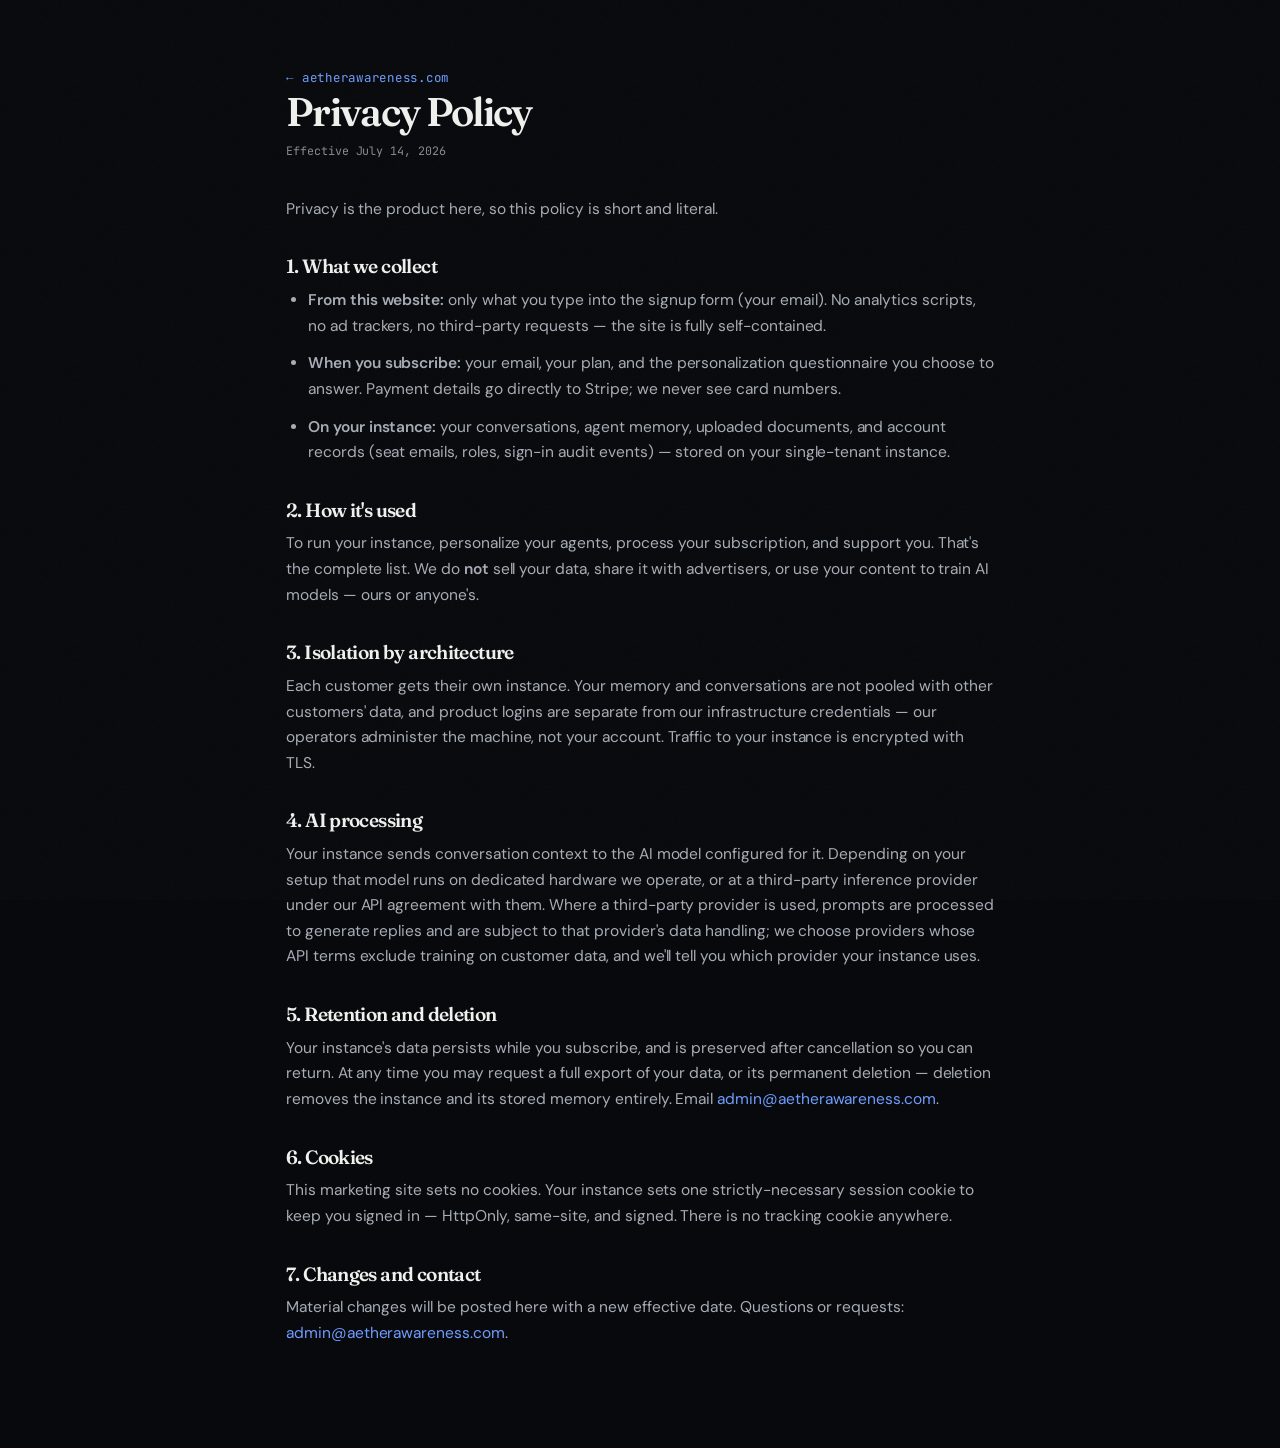
<file: privacy.html>
<!DOCTYPE html>
<html lang="en">
<head>
<meta charset="UTF-8">
<meta name="viewport" content="width=device-width, initial-scale=1.0">
<title>Privacy Policy — Aether Awareness</title>
<meta name="robots" content="noindex">
<link rel="icon" href="assets/favicon.svg">
<link rel="stylesheet" href="css/style.css">
</head>
<body>
<div class="legal">
  <a class="back" href="/">← aetherawareness.com</a>
  <h1>Privacy Policy</h1>
  <div class="updated">Effective July 14, 2026</div>

  <p>Privacy is the product here, so this policy is short and literal.</p>

  <h2>1. What we collect</h2>
  <ul>
    <li><b>From this website:</b> only what you type into the signup form (your email). No analytics
      scripts, no ad trackers, no third-party requests — the site is fully self-contained.</li>
    <li><b>When you subscribe:</b> your email, your plan, and the personalization questionnaire you
      choose to answer. Payment details go directly to Stripe; we never see card numbers.</li>
    <li><b>On your instance:</b> your conversations, agent memory, uploaded documents, and account
      records (seat emails, roles, sign-in audit events) — stored on your single-tenant instance.</li>
  </ul>

  <h2>2. How it's used</h2>
  <p>To run your instance, personalize your agents, process your subscription, and support you. That's
    the complete list. We do <b>not</b> sell your data, share it with advertisers, or use your content
    to train AI models — ours or anyone's.</p>

  <h2>3. Isolation by architecture</h2>
  <p>Each customer gets their own instance. Your memory and conversations are not pooled with other
    customers' data, and product logins are separate from our infrastructure credentials — our operators
    administer the machine, not your account. Traffic to your instance is encrypted with TLS.</p>

  <h2>4. AI processing</h2>
  <p>Your instance sends conversation context to the AI model configured for it. Depending on your
    setup that model runs on dedicated hardware we operate, or at a third-party inference provider
    under our API agreement with them. Where a third-party provider is used, prompts are processed to
    generate replies and are subject to that provider's data handling; we choose providers whose API
    terms exclude training on customer data, and we'll tell you which provider your instance uses.</p>

  <h2>5. Retention and deletion</h2>
  <p>Your instance's data persists while you subscribe, and is preserved after cancellation so you can
    return. At any time you may request a full export of your data, or its permanent deletion — deletion
    removes the instance and its stored memory entirely. Email
    <a href="mailto:admin@aetherawareness.com">admin@aetherawareness.com</a>.</p>

  <h2>6. Cookies</h2>
  <p>This marketing site sets no cookies. Your instance sets one strictly-necessary session cookie to
    keep you signed in — HttpOnly, same-site, and signed. There is no tracking cookie anywhere.</p>

  <h2>7. Changes and contact</h2>
  <p>Material changes will be posted here with a new effective date. Questions or requests:
    <a href="mailto:admin@aetherawareness.com">admin@aetherawareness.com</a>.</p>
</div>
</body>
</html>
</file>
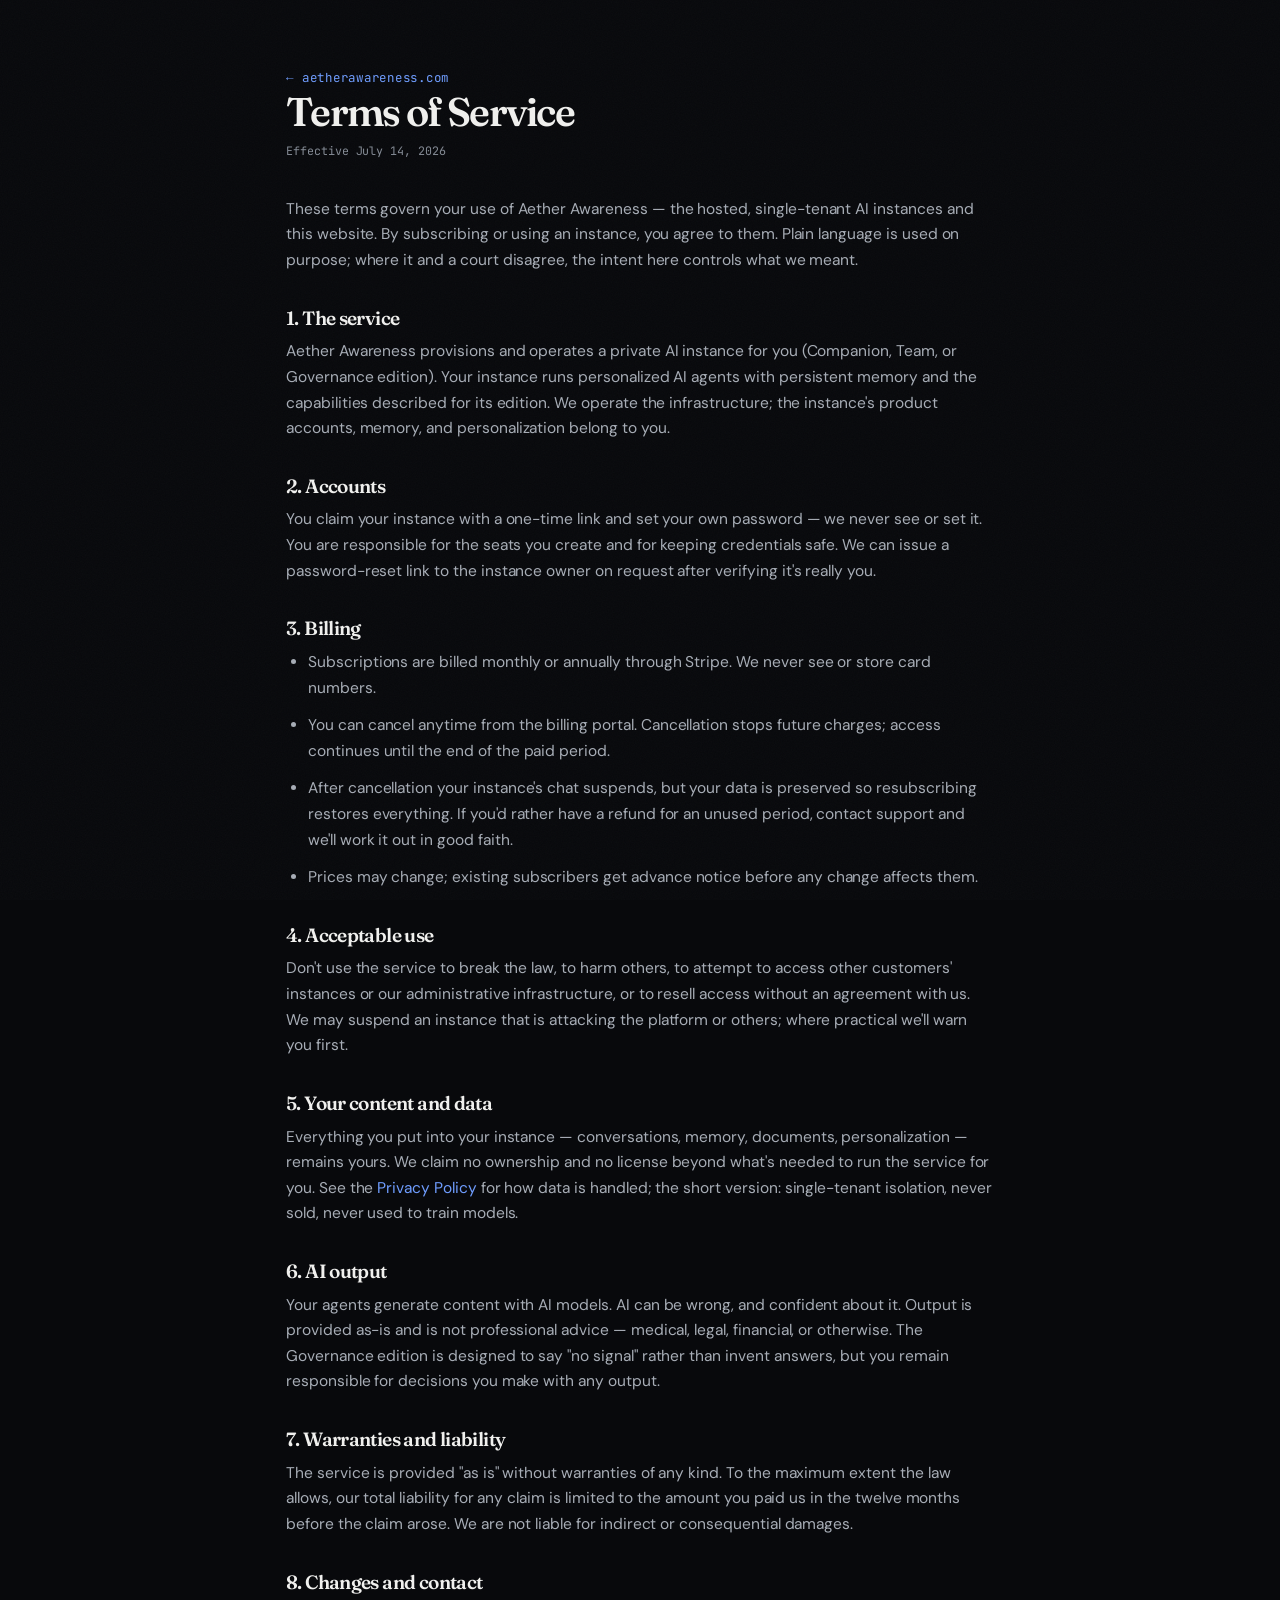
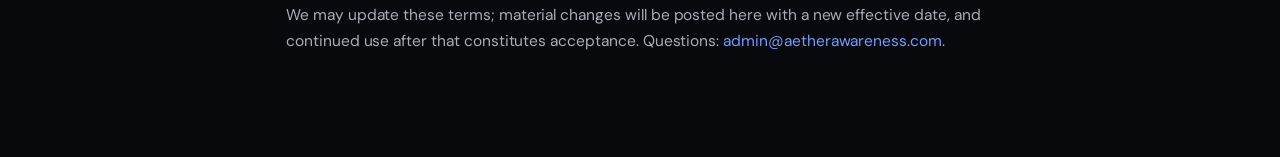
<file: terms.html>
<!DOCTYPE html>
<html lang="en">
<head>
<meta charset="UTF-8">
<meta name="viewport" content="width=device-width, initial-scale=1.0">
<title>Terms of Service — Aether Awareness</title>
<meta name="robots" content="noindex">
<link rel="icon" href="assets/favicon.svg">
<link rel="stylesheet" href="css/style.css">
</head>
<body>
<div class="legal">
  <a class="back" href="/">← aetherawareness.com</a>
  <h1>Terms of Service</h1>
  <div class="updated">Effective July 14, 2026</div>

  <p>These terms govern your use of Aether Awareness — the hosted, single-tenant AI instances and this
    website. By subscribing or using an instance, you agree to them. Plain language is used on purpose;
    where it and a court disagree, the intent here controls what we meant.</p>

  <h2>1. The service</h2>
  <p>Aether Awareness provisions and operates a private AI instance for you (Companion, Team, or
    Governance edition). Your instance runs personalized AI agents with persistent memory and the
    capabilities described for its edition. We operate the infrastructure; the instance's product
    accounts, memory, and personalization belong to you.</p>

  <h2>2. Accounts</h2>
  <p>You claim your instance with a one-time link and set your own password — we never see or set it.
    You are responsible for the seats you create and for keeping credentials safe. We can issue a
    password-reset link to the instance owner on request after verifying it's really you.</p>

  <h2>3. Billing</h2>
  <ul>
    <li>Subscriptions are billed monthly or annually through Stripe. We never see or store card numbers.</li>
    <li>You can cancel anytime from the billing portal. Cancellation stops future charges; access
      continues until the end of the paid period.</li>
    <li>After cancellation your instance's chat suspends, but your data is preserved so resubscribing
      restores everything. If you'd rather have a refund for an unused period, contact support and
      we'll work it out in good faith.</li>
    <li>Prices may change; existing subscribers get advance notice before any change affects them.</li>
  </ul>

  <h2>4. Acceptable use</h2>
  <p>Don't use the service to break the law, to harm others, to attempt to access other customers'
    instances or our administrative infrastructure, or to resell access without an agreement with us. We may
    suspend an instance that is attacking the platform or others; where practical we'll warn you first.</p>

  <h2>5. Your content and data</h2>
  <p>Everything you put into your instance — conversations, memory, documents, personalization — remains
    yours. We claim no ownership and no license beyond what's needed to run the service for you. See the
    <a href="privacy.html">Privacy Policy</a> for how data is handled; the short version: single-tenant
    isolation, never sold, never used to train models.</p>

  <h2>6. AI output</h2>
  <p>Your agents generate content with AI models. AI can be wrong, and confident about it. Output is
    provided as-is and is not professional advice — medical, legal, financial, or otherwise. The
    Governance edition is designed to say "no signal" rather than invent answers, but you remain
    responsible for decisions you make with any output.</p>

  <h2>7. Warranties and liability</h2>
  <p>The service is provided "as is" without warranties of any kind. To the maximum extent the law
    allows, our total liability for any claim is limited to the amount you paid us in the twelve months
    before the claim arose. We are not liable for indirect or consequential damages.</p>

  <h2>8. Changes and contact</h2>
  <p>We may update these terms; material changes will be posted here with a new effective date, and
    continued use after that constitutes acceptance. Questions:
    <a href="mailto:admin@aetherawareness.com">admin@aetherawareness.com</a>.</p>
</div>
</body>
</html>
</file>
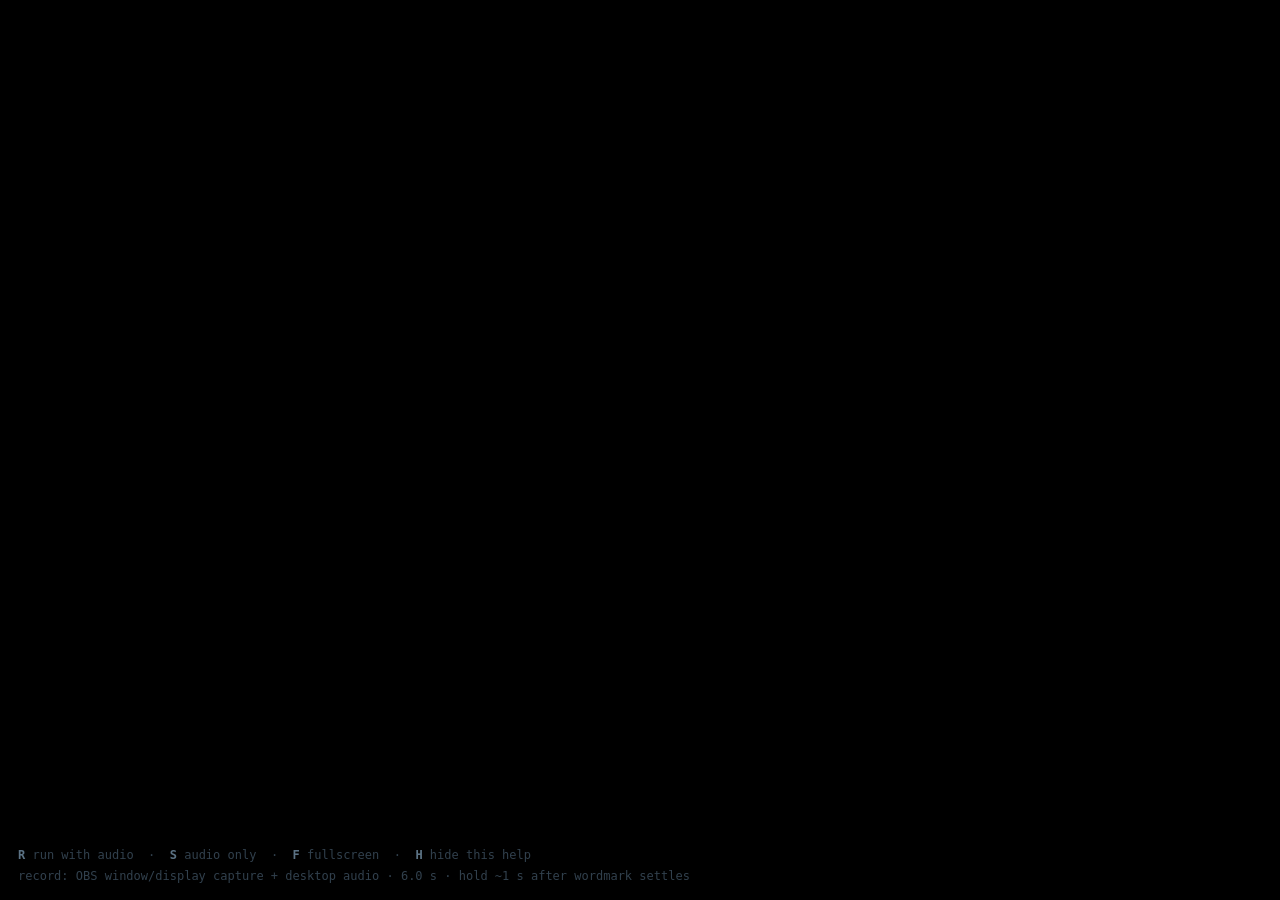
<file: assets/logo-sting.html>
<!DOCTYPE html>
<html lang="en">
<head>
<meta charset="UTF-8">
<meta name="viewport" content="width=device-width, initial-scale=1.0">
<title>Aether Awareness — logo sting (recordable)</title>
<meta name="robots" content="noindex">
<style>
  * { margin:0; padding:0; box-sizing:border-box; }
  html,body { height:100%; background:#000; overflow:hidden; }
  #stage { position:fixed; inset:0; display:grid; place-items:center; }
  svg { width:min(46vmin, 520px); overflow:visible; }
  .ring { fill:none; stroke:#35e6c8; stroke-width:1.2; transform-origin:center; }
  .dot  { fill:#35e6c8; transform-origin:center; }
  #word { margin-top:4.5vmin; font:600 clamp(20px,4.2vmin,44px)/1 ui-monospace,"SF Mono",Menlo,Consolas,monospace;
          letter-spacing:.34em; color:#d6e4ee; text-transform:uppercase; opacity:0; text-align:center; }
  #word b { color:#35e6c8; font-weight:600; }
  #tag { margin-top:2vmin; font:400 clamp(11px,1.7vmin,16px)/1 ui-monospace,Menlo,monospace;
         letter-spacing:.22em; color:#6d8494; text-transform:uppercase; opacity:0; text-align:center; }
  #hud { position:fixed; left:18px; bottom:14px; font:12px/1.7 ui-monospace,Menlo,monospace; color:#31404d; }
  #hud b { color:#5b7284; }
  .rec #hud { display:none; }
</style>
</head>
<body>
<div id="stage">
  <div>
    <svg viewBox="0 0 100 100" aria-hidden="true">
      <circle class="dot"  id="d0" cx="50" cy="50" r="4.2" opacity="0"/>
      <circle class="ring" id="r1" cx="50" cy="50" r="20" opacity="0"/>
      <circle class="ring" id="r2" cx="50" cy="50" r="34" opacity="0"/>
      <circle class="ring" id="r3" cx="50" cy="50" r="47" opacity="0"/>
    </svg>
    <div id="word">Aether <b>Awareness</b></div>
    <div id="tag">memory · identity · a home you own</div>
  </div>
</div>
<div id="hud">
  <b>R</b> run with audio &nbsp;·&nbsp; <b>S</b> audio only &nbsp;·&nbsp; <b>F</b> fullscreen &nbsp;·&nbsp; <b>H</b> hide this help<br>
  record: OBS window/display capture + desktop audio · 6.0 s · hold ~1 s after wordmark settles
</div>
<script>
(function () {
  "use strict";
  var $ = function (id) { return document.getElementById(id); };
  var rings = [$("r1"), $("r2"), $("r3")], dot = $("d0"), word = $("word"), tag = $("tag");

  /* ---- timeline (ms). Total ≈ 6000: rings draw 0–2600, lock 2600,
         flare 2600–3200, wordmark 3200–4400, tag 4400–5000, hold to 6000. */
  function reset() {
    rings.forEach(function (r) {
      var c = 2 * Math.PI * r.r.baseVal.value;
      r.style.transition = "none";
      r.style.strokeDasharray = c + " " + c;
      r.style.strokeDashoffset = c;
      r.style.opacity = "0";
      r.style.transform = "rotate(-90deg)";
      r.style.filter = "none";
    });
    dot.style.transition = "none";
    dot.style.opacity = "0"; dot.style.transform = "scale(.4)";
    [word, tag].forEach(function (e) {
      e.style.transition = "none"; e.style.opacity = "0";
      e.style.transform = "translateY(10px)";
    });
    void document.body.offsetHeight; /* flush */
  }

  function run() {
    reset();
    rings.forEach(function (r, i) {
      r.style.transition =
        "stroke-dashoffset 1.4s cubic-bezier(.6,.05,.2,1) " + (i * 0.42) + "s, opacity .3s linear " + (i * 0.42) + "s";
      r.style.strokeDashoffset = "0";
      r.style.opacity = String(1 - i * 0.22);
    });
    setTimeout(function () {
      dot.style.transition = "opacity .18s ease-out, transform .5s cubic-bezier(.2,1.6,.35,1)";
      dot.style.opacity = "1"; dot.style.transform = "scale(1)";
      rings.forEach(function (r) {
        r.style.transition = "filter .45s ease-out";
        r.style.filter = "drop-shadow(0 0 6px rgba(53,230,200,.85))";
        setTimeout(function () {
          r.style.transition = "filter 1.2s ease-in"; r.style.filter = "drop-shadow(0 0 2px rgba(53,230,200,.4))";
        }, 520);
      });
    }, 2600);
    setTimeout(function () {
      word.style.transition = "opacity .9s ease-out, transform .9s cubic-bezier(.2,.9,.25,1)";
      word.style.opacity = "1"; word.style.transform = "translateY(0)";
    }, 3200);
    setTimeout(function () {
      tag.style.transition = "opacity .8s ease-out, transform .8s ease-out";
      tag.style.opacity = "1"; tag.style.transform = "translateY(0)";
    }, 4400);
  }

  /* ---- synthesized audio sting (WebAudio; no assets) ----
     0.0–2.6s  sub swell 42→58 Hz under the ring draw
     2.6s      lock: soft chime dyad (D5 + A5) + tick
     3.2s      air shimmer as the wordmark lands
     ~5.2s     everything tails out                                     */
  function sting() {
    var AC = window.AudioContext || window.webkitAudioContext;
    var ac = new AC();
    var out = ac.createGain(); out.gain.value = 0.9; out.connect(ac.destination);
    var t0 = ac.currentTime + 0.05;

    /* sub swell */
    var sub = ac.createOscillator(), sg = ac.createGain();
    sub.type = "sine";
    sub.frequency.setValueAtTime(42, t0);
    sub.frequency.exponentialRampToValueAtTime(58, t0 + 2.5);
    sg.gain.setValueAtTime(0.0001, t0);
    sg.gain.exponentialRampToValueAtTime(0.32, t0 + 1.8);
    sg.gain.exponentialRampToValueAtTime(0.0001, t0 + 3.4);
    sub.connect(sg); sg.connect(out); sub.start(t0); sub.stop(t0 + 3.6);

    /* lock chime: D5 587.33 + A5 880 */
    [587.33, 880].forEach(function (f, i) {
      var o = ac.createOscillator(), g = ac.createGain();
      o.type = "triangle"; o.frequency.value = f;
      var tl = t0 + 2.6 + i * 0.045;
      g.gain.setValueAtTime(0.0001, tl);
      g.gain.exponentialRampToValueAtTime(i ? 0.14 : 0.2, tl + 0.02);
      g.gain.exponentialRampToValueAtTime(0.0001, tl + 2.2);
      o.connect(g); g.connect(out); o.start(tl); o.stop(tl + 2.4);
    });

    /* lock tick (filtered noise burst) */
    var nb = ac.createBuffer(1, ac.sampleRate * 0.06, ac.sampleRate);
    var ch = nb.getChannelData(0);
    for (var i = 0; i < ch.length; i++) ch[i] = (Math.random() * 2 - 1) * (1 - i / ch.length);
    var ns = ac.createBufferSource(); ns.buffer = nb;
    var nf = ac.createBiquadFilter(); nf.type = "bandpass"; nf.frequency.value = 2400; nf.Q.value = 2.2;
    var ng = ac.createGain(); ng.gain.value = 0.16;
    ns.connect(nf); nf.connect(ng); ng.connect(out); ns.start(t0 + 2.6);

    /* wordmark shimmer: slow-attack airy noise */
    var sb = ac.createBuffer(1, ac.sampleRate * 1.6, ac.sampleRate);
    var sc = sb.getChannelData(0);
    for (var j = 0; j < sc.length; j++) sc[j] = (Math.random() * 2 - 1) * 0.5;
    var ss = ac.createBufferSource(); ss.buffer = sb;
    var sf = ac.createBiquadFilter(); sf.type = "highpass"; sf.frequency.value = 6200;
    var sgn = ac.createGain();
    sgn.gain.setValueAtTime(0.0001, t0 + 3.2);
    sgn.gain.exponentialRampToValueAtTime(0.05, t0 + 3.7);
    sgn.gain.exponentialRampToValueAtTime(0.0001, t0 + 4.9);
    ss.connect(sf); sf.connect(sgn); sgn.connect(out); ss.start(t0 + 3.2);
  }

  addEventListener("keydown", function (e) {
    var k = e.key.toLowerCase();
    if (k === "r") { run(); sting(); }
    else if (k === "s") { sting(); }
    else if (k === "f") { (document.fullscreenElement ? document.exitFullscreen() : document.documentElement.requestFullscreen()); }
    else if (k === "h") { document.body.classList.toggle("rec"); }
  });
  reset();
})();
</script>
</body>
</html>
</file>
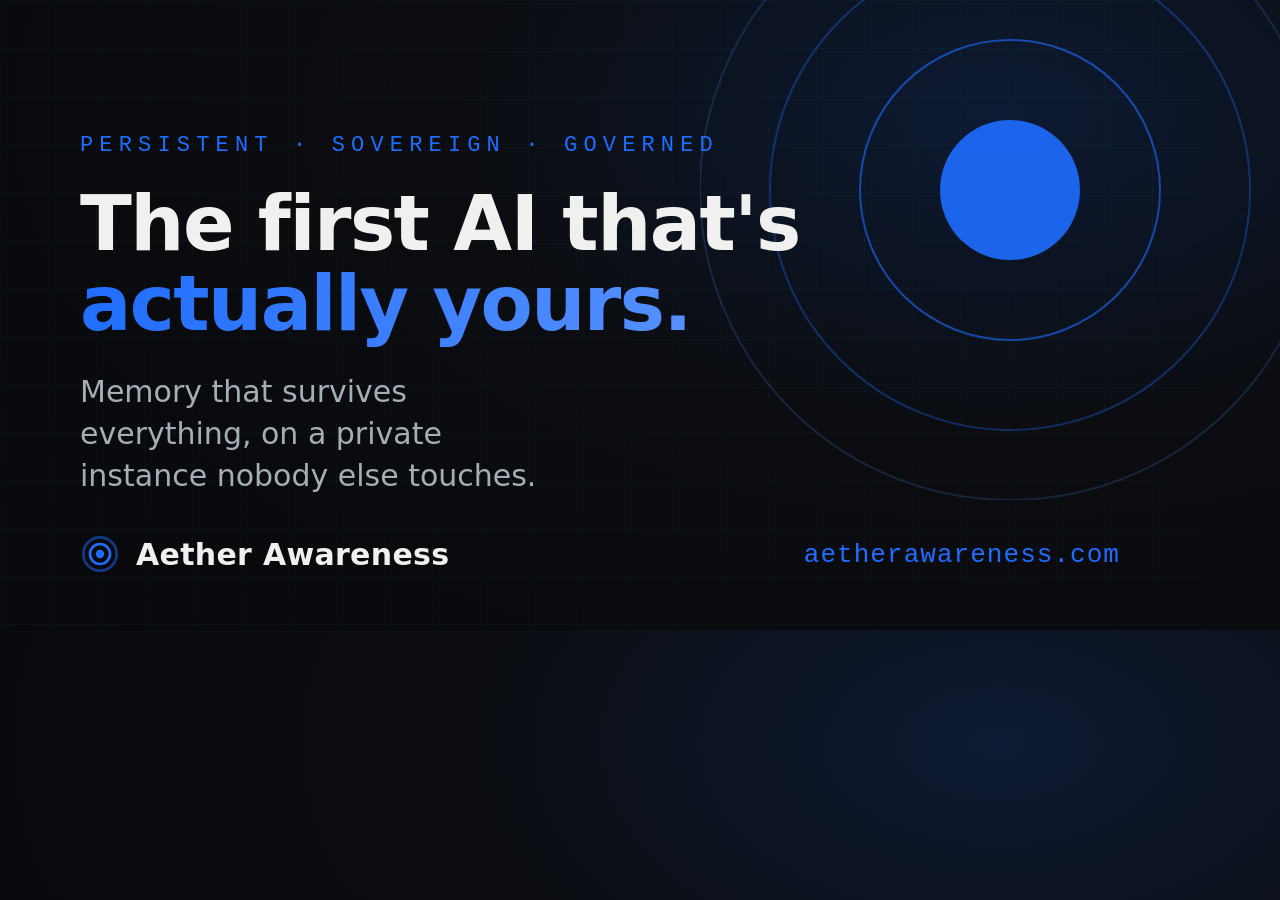
<file: assets/og-card.html>
<!DOCTYPE html><html><head><meta charset="UTF-8"><style>
  *{margin:0;box-sizing:border-box}
  body{width:1200px;height:630px;overflow:hidden;
    font-family:system-ui,-apple-system,"Segoe UI",Roboto,sans-serif;
    background:radial-gradient(1200px 700px at 78% 18%,#0d1a33 0%,#0b0d11 45%,#08090c 100%);
    color:#f0f0ee;position:relative}
  .grid{position:absolute;inset:0;opacity:.35;
    background-image:linear-gradient(rgba(53,230,200,.10) 1px,transparent 1px),linear-gradient(90deg,rgba(53,230,200,.10) 1px,transparent 1px);
    background-size:48px 48px}
  .rings{position:absolute;right:-120px;top:-120px;width:620px;height:620px}
  .wrap{position:relative;z-index:2;padding:74px 80px;height:100%;display:flex;flex-direction:column;justify-content:center}
  .eyebrow{font-family:ui-monospace,"SF Mono",Menlo,monospace;letter-spacing:.28em;text-transform:uppercase;
    color:#1f6dff;font-size:22px;margin-bottom:26px}
  h1{font-size:76px;line-height:1.05;font-weight:800;letter-spacing:-.02em;max-width:16ch}
  .grad{background:linear-gradient(100deg,#1f6dff,#5590ff);-webkit-background-clip:text;background-clip:text;color:transparent}
  p{margin-top:28px;font-size:30px;color:#a7adb6;max-width:26ch;line-height:1.4}
  .brand{position:absolute;bottom:56px;left:80px;display:flex;align-items:center;gap:16px;font-size:30px;font-weight:800;letter-spacing:.01em}
  .url{position:absolute;bottom:60px;right:80px;font-family:ui-monospace,Menlo,monospace;color:#1f6dff;font-size:26px;letter-spacing:.04em}
</style></head><body>
  <div class="grid"></div>
  <svg class="rings" viewBox="0 0 620 620" fill="none">
    <circle cx="310" cy="310" r="70" fill="#1f6dff" opacity=".9"/>
    <circle cx="310" cy="310" r="150" stroke="#1f6dff" stroke-width="2" opacity=".6"/>
    <circle cx="310" cy="310" r="240" stroke="#1f6dff" stroke-width="2" opacity=".33"/>
    <circle cx="310" cy="310" r="310" stroke="#5590ff" stroke-width="2" opacity=".18"/>
  </svg>
  <div class="wrap">
    <div class="eyebrow">Persistent · Sovereign · Governed</div>
    <h1>The first AI that's <span class="grad">actually yours.</span></h1>
    <p>Memory that survives everything, on a private instance nobody else touches.</p>
  </div>
  <div class="brand">
    <svg width="40" height="40" viewBox="0 0 24 24" fill="none" stroke="#1f6dff" stroke-width="1.6"><circle cx="12" cy="12" r="2.5" fill="#1f6dff" stroke="none"/><circle cx="12" cy="12" r="6"/><circle cx="12" cy="12" r="10" opacity=".5"/></svg>
    Aether Awareness
  </div>
  <div class="url">aetherawareness.com</div>
</body></html>
</file>
<file: css/style.css>
/* ============================================================================
   Aether Awareness — "Instrument" design system.
   One type system, one material, one motion language. Self-hosted OFL fonts;
   zero external requests. Every effect degrades: no-JS, reduced-motion, and
   keyboard paths are first-class, not afterthoughts.
   ========================================================================== */

/* ---------- type (self-hosted, variable, latin subset) ---------- */
@font-face {
  font-family: "Space Grotesk"; font-style: normal; font-weight: 300 700;
  font-display: swap; src: url("../assets/fonts/space-grotesk-latin-wght-normal.woff2") format("woff2");
  unicode-range: U+0000-00FF,U+0131,U+0152-0153,U+02BB-02BC,U+02C6,U+02DA,U+02DC,U+2000-206F,U+2074,U+20AC,U+2122,U+2191,U+2193,U+2212,U+2215,U+FEFF,U+FFFD;
}
@font-face {
  font-family: "Inter"; font-style: normal; font-weight: 100 900;
  font-display: swap; src: url("../assets/fonts/inter-latin-wght-normal.woff2") format("woff2");
  unicode-range: U+0000-00FF,U+0131,U+0152-0153,U+02BB-02BC,U+02C6,U+02DA,U+02DC,U+2000-206F,U+2074,U+20AC,U+2122,U+2191,U+2193,U+2212,U+2215,U+FEFF,U+FFFD;
}
@font-face {
  font-family: "JetBrains Mono"; font-style: normal; font-weight: 100 800;
  font-display: swap; src: url("../assets/fonts/jetbrains-mono-latin-wght-normal.woff2") format("woff2");
  unicode-range: U+0000-00FF,U+0131,U+0152-0153,U+02BB-02BC,U+02C6,U+02DA,U+02DC,U+2000-206F,U+2074,U+20AC,U+2122,U+2191,U+2193,U+2212,U+2215,U+FEFF,U+FFFD;
}
@font-face {
  font-family: "Fraunces"; font-style: normal; font-weight: 400 600;
  font-display: swap; src: url("../assets/fonts/fraunces-latin-wght-normal.woff2") format("woff2");
  unicode-range: U+0000-00FF,U+0131,U+0152-0153,U+02BB-02BC,U+02C6,U+02DA,U+02DC,U+2000-206F,U+2074,U+20AC,U+2122,U+2191,U+2193,U+2212,U+2215,U+FEFF,U+FFFD;
}
@font-face {
  font-family: "DM Sans"; font-style: normal; font-weight: 400 600;
  font-display: swap; src: url("../assets/fonts/dm-sans-latin-wght-normal.woff2") format("woff2");
  unicode-range: U+0000-00FF,U+0131,U+0152-0153,U+02BB-02BC,U+02C6,U+02DA,U+02DC,U+2000-206F,U+2074,U+20AC,U+2122,U+2191,U+2193,U+2212,U+2215,U+FEFF,U+FFFD;
}
/* Serif fallback metric-nudged so the display swap does not reflow the hero. */
@font-face { font-family:"Fraunces Fallback";
  src:local("Georgia"),local("Times New Roman"),local("Liberation Serif"),local("DejaVu Serif");
  size-adjust:104%; ascent-override:92%; descent-override:24%; line-gap-override:0%; }

/* Metric-nudged fallbacks so the webfont swap doesn't reflow the page.
   Several locals because Arial is absent on most Linux desktops — Liberation
   Sans and Nimbus Sans are metrically identical to it, so one adjust fits all.
   Without this the hero reflows on swap and everything below it jumps. */
@font-face { font-family:"Inter Fallback";
  src:local("Arial"),local("Helvetica"),local("Liberation Sans"),local("Nimbus Sans"),local("DejaVu Sans");
  size-adjust:107%; ascent-override:90%; descent-override:22%; line-gap-override:0%; }
@font-face { font-family:"Grotesk Fallback";
  src:local("Arial"),local("Helvetica"),local("Liberation Sans"),local("Nimbus Sans"),local("DejaVu Sans");
  size-adjust:103%; ascent-override:92%; descent-override:23%; line-gap-override:0%; }

/* ── Tokens ────────────────────────────────────────────────────────────────
   TWO complete sets, not one set plus patches. Light mode is a theme, and a
   theme that is retrofitted onto dark-mode assumptions is how a page ends up
   with white-on-white: `rgba(255,255,255,.045)` reads as a raised panel on a
   near-black ground and disappears on a pale one. So every additive white in
   this file resolves through --raise, every shadow through --shade, and both
   flip with the theme.

   The ground is near-black and neutral rather than blue-tinted: the darker,
   quieter register the product deserves, with the mint kept as a real signal —
   used where something is live, not as decoration.
   ────────────────────────────────────────────────────────────────────────── */
:root {
  color-scheme: dark;

  /* depth — near-black with the faintest blue cast, so electric blue sits in
     it rather than on top of it */
  --ground:#08090c; --ground-2:#0b0d11; --panel:#101318; --panel-2:#171b22;
  --line:rgba(232,233,236,.10); --line-2:rgba(22,104,255,.30); --line-3:rgba(232,233,236,.18);

  /* ink — off-white over cool grey, no blue-white glare */
  --ink:#f0f0ee; --ink-dim:#a7adb6; --muted:#848b95;

  /* signal — electric blue carries the brand and every interactive edge;
     green means live, dark gold means in progress. No cyan, no pastels. */
  --signal:#1f6dff; --signal-deep:#0b4fd6; --signal-hi:#5590ff;
  /* blue that may carry words at 10-14px on this ground */
  --signal-text:#6f9dff;
  --green:#3fa268; --gold:#b3903a; --warn:#e4707f;
  --peri:#5590ff;
  --signal-ink:#f7faff;

  /* the two directions a surface can move, and the inverted chip */
  --raise:#ffffff; --shade:#000000;
  --invert-bg:#f4f4f5; --invert-ink:#0a0a0b;
  --grain:.030;
  /* the ley demo's three classes are data, so they keep distinct hues */
  --ley-doc:#3fa268; --ley-claim:#b3903a; --ley-cult:#5590ff;

  /* type */
  --display:"Fraunces","Fraunces Fallback",Georgia,"Times New Roman",serif;
  --sans:"DM Sans","Inter","Inter Fallback",system-ui,-apple-system,"Segoe UI",Roboto,Helvetica,Arial,sans-serif;
  --mono:"JetBrains Mono",ui-monospace,"SF Mono","Cascadia Code",Menlo,Consolas,monospace;

  /* motion — one language */
  --ease:cubic-bezier(.16,1,.3,1);
  --ease-soft:cubic-bezier(.22,.61,.36,1);
  --t-micro:170ms; --t-el:440ms; --t-sec:760ms;

  /* geometry */
  --radius:14px; --radius-lg:20px; --maxw:1180px; --gutter:26px;

  /* the material recipe (raised surface) */
  --surface:linear-gradient(180deg,rgba(255,255,255,.035),rgba(255,255,255,.008));
  --lift:0 1px 0 rgba(255,255,255,.05) inset, 0 20px 46px -24px rgba(0,0,0,.85);
  --lift-hi:0 1px 0 rgba(255,255,255,.085) inset, 0 30px 70px -26px rgba(0,0,0,.9), 0 0 60px -22px rgba(31,109,255,.30);
}

/* Daylight. Same structure, same motion, inverted material. */
:root[data-theme="light"] {
  color-scheme: light;

  --ground:#faf9f7; --ground-2:#f2f1ee; --panel:#ffffff; --panel-2:#f6f5f2;
  --line:rgba(16,19,24,.12); --line-2:rgba(11,79,214,.32); --line-3:rgba(16,19,24,.19);

  --ink:#14171c; --ink-dim:#474d55; --muted:#5e656e;

  /* every accent comes down for paper — electric blue at full brightness on
     white is a headache, and gold at full brightness is unreadable */
  --signal:#0b4fd6; --signal-deep:#083ba6; --signal-hi:#0b4fd6;
  --signal-text:#0a45bd;
  --green:#2b7a4b; --gold:#7d6320; --warn:#a8303f;
  --peri:#0b4fd6;
  --signal-ink:#ffffff;

  --raise:#09090b; --shade:#3f3f46;
  --invert-bg:#111114; --invert-ink:#fafafa;
  --grain:.016;
  --ley-doc:#2b7a4b; --ley-claim:#7d6320; --ley-cult:#0b4fd6;

  --surface:linear-gradient(180deg,rgba(9,9,11,.022),rgba(9,9,11,.004));
  --lift:0 1px 0 rgba(255,255,255,.9) inset, 0 18px 42px -28px rgba(9,9,11,.34);
  --lift-hi:0 1px 0 rgba(255,255,255,.95) inset, 0 26px 60px -28px rgba(9,9,11,.40), 0 0 46px -24px rgba(11,79,214,.26);
}


* { box-sizing:border-box; margin:0; padding:0; }
html { scroll-behavior:smooth; -webkit-text-size-adjust:100%; }
body {
  background:var(--ground); color:var(--ink); font-family:var(--sans);
  font-size:16px; line-height:1.65; letter-spacing:-.003em;
  -webkit-font-smoothing:antialiased; text-rendering:optimizeLegibility; overflow-x:hidden;
  font-feature-settings:"cv05" 1,"ss01" 1;
}
a { color:var(--signal-text); text-decoration:none; }
img { max-width:100%; }
::selection { background:color-mix(in srgb, var(--signal) 26%, transparent); color:var(--ink); }
:focus-visible { outline:2px solid var(--signal); outline-offset:3px; border-radius:4px; }

.wrap { max-width:var(--maxw); margin:0 auto; padding:0 var(--gutter); position:relative; }
.sr-only { position:absolute; width:1px; height:1px; padding:0; margin:-1px; overflow:hidden;
  clip:rect(0 0 0 0); clip-path:inset(50%); white-space:nowrap; border:0; }

/* ---------- ambient material: rails, grain, aurora ---------- */
/* Vertical hairlines at the content edges — the "instrument frame". */
.rails { position:fixed; inset:0; z-index:0; pointer-events:none; }
.rails i {
  position:absolute; top:0; bottom:0; width:1px;
  background:linear-gradient(180deg,transparent,var(--line) 10%,var(--line) 90%,transparent);
}
.rails i:nth-child(1){ left:calc(50% - (var(--maxw) / 2) + var(--gutter)); }
.rails i:nth-child(2){ left:calc(50% + (var(--maxw) / 2) - var(--gutter)); }
@media(max-width:1280px){ .rails{ display:none; } }

/* Film grain — the single biggest "this was designed" tell on dark UI. */
body::after {
  content:""; position:fixed; inset:0; z-index:200; pointer-events:none; opacity:var(--grain);
  background-image:url("data:image/svg+xml;utf8,<svg xmlns='http://www.w3.org/2000/svg' width='140' height='140'><filter id='n'><feTurbulence type='fractalNoise' baseFrequency='.82' numOctaves='3' stitchTiles='stitch'/></filter><rect width='140' height='140' filter='url(%23n)'/></svg>");
  background-size:140px 140px;
}

/* Aurora field — replaces the generic particle canvas. Pure gradients, no
   filter/blur, so it composites for free. JS adds a whisper of parallax. */
/* Height is viewport-relative, NOT a percentage of the hero: if it depended on
   the hero it would resize on font swap and register as layout shift, despite
   being pure decoration. */
.aurora { position:absolute; top:-240px; left:-10vw; right:-10vw; height:min(1500px,165vh); z-index:0;
  pointer-events:none; overflow:hidden; contain:layout paint;
  /* parallax lives on the container so it can't fight the blobs' own animation */
  transform:translate3d(calc(var(--px,0) * 1px),calc(var(--py,0) * 1px),0);
  transition:transform 1.4s var(--ease-soft); }
.aurora b { position:absolute; display:block; border-radius:50%; }
.aurora b:nth-child(1){ width:70vw; height:70vw; max-width:900px; max-height:900px; left:-12vw; top:-26vw;
  background:radial-gradient(circle,color-mix(in srgb, var(--signal) 7%, transparent),color-mix(in srgb, var(--signal) 2.2%, transparent) 42%,transparent 66%); }
.aurora b:nth-child(2){ width:62vw; height:62vw; max-width:820px; max-height:820px; right:-14vw; top:-8vw;
  background:radial-gradient(circle,color-mix(in srgb, var(--green) 6%, transparent),color-mix(in srgb, var(--green) 2%, transparent) 44%,transparent 68%);
  --px:calc(var(--pxb,0)); }
.aurora b:nth-child(3){ width:80vw; height:50vw; max-width:1000px; max-height:620px; left:18vw; bottom:-24vw;
  background:radial-gradient(ellipse,color-mix(in srgb, var(--gold) 5%, transparent),transparent 62%); }
@media (prefers-reduced-motion:no-preference) {
  .aurora b:nth-child(1){ animation:drift-a 34s var(--ease-soft) infinite alternate; }
  .aurora b:nth-child(2){ animation:drift-b 41s var(--ease-soft) infinite alternate; }
  .aurora b:nth-child(3){ animation:drift-a 48s var(--ease-soft) infinite alternate reverse; }
}
@keyframes drift-a { to { transform:translate3d(4%,3%,0) scale(1.12); } }
@keyframes drift-b { to { transform:translate3d(-5%,4%,0) scale(1.08); } }

/* ---------- type scale ---------- */
h1,h2,h3 { font-family:var(--display); line-height:1.08; text-wrap:balance; font-weight:600; letter-spacing:-.032em; }
h1 { font-weight:600; letter-spacing:-.042em; }
.eyebrow {
  font-family:var(--mono); font-size:.7rem; font-weight:500; letter-spacing:.26em;
  text-transform:uppercase; color:var(--signal-text);
}
.section { padding:clamp(76px,9vw,132px) 0; position:relative; z-index:1; }
.section-head { max-width:44ch; margin-bottom:clamp(38px,5vw,60px); }
.section-head h2 { font-size:clamp(1.85rem,3.9vw,2.95rem); margin:14px 0; }
.section-head p { color:var(--ink-dim); font-size:1.06rem; }
.section-head.center { margin-inline:auto; text-align:center; }
.section-head.center p { margin-inline:auto; }

/* Editorial section index — mono, hairline, quietly authoritative. */
.sec-no {
  display:flex; align-items:center; gap:14px; font-family:var(--mono); font-size:.68rem;
  font-weight:500; letter-spacing:.24em; text-transform:uppercase; color:var(--muted); margin-bottom:18px;
}
.sec-no::after { content:""; flex:1; height:1px; background:linear-gradient(90deg,var(--line),transparent); }
.sec-no b { color:var(--signal-text); font-weight:600; }
.section-head.center .sec-no { justify-content:center; }
.section-head.center .sec-no::after { display:none; }

/* ---------- buttons ---------- */
.btn {
  position:relative; display:inline-flex; align-items:center; justify-content:center; gap:9px;
  font-family:var(--sans); font-weight:560; font-size:.93rem; letter-spacing:-.01em;
  padding:11px 19px; border-radius:11px; cursor:pointer; border:1px solid transparent;
  transition:transform var(--t-micro) var(--ease), box-shadow var(--t-micro) var(--ease),
             background var(--t-micro) var(--ease), color var(--t-micro) var(--ease);
  white-space:nowrap; overflow:hidden;
}
.btn-primary {
  background:linear-gradient(180deg,color-mix(in srgb, var(--signal) 80%, var(--raise)),var(--signal)); color:var(--signal-ink); font-weight:620;
  box-shadow:0 1px 0 color-mix(in srgb, var(--raise) 40%, transparent) inset, 0 8px 22px -10px color-mix(in srgb, var(--signal) 38%, transparent);
}
.btn-primary:hover { transform:translateY(-2px); box-shadow:0 1px 0 color-mix(in srgb, var(--raise) 50%, transparent) inset, 0 14px 30px -12px color-mix(in srgb, var(--signal) 45%, transparent); }
.btn-primary:active { transform:translateY(0); }
.btn-ghost { border-color:var(--line-3); color:var(--ink); background:color-mix(in srgb, var(--raise) 2%, transparent); }
.btn-ghost:hover { border-color:var(--line-2); color:var(--signal-text); background:color-mix(in srgb, var(--signal) 7%, transparent); transform:translateY(-2px); }
.btn-lg { padding:15px 28px; font-size:1rem; border-radius:12px; }

/* ---------- nav ---------- */
.nav {
  position:sticky; top:0; z-index:100; backdrop-filter:blur(18px) saturate(140%);
  -webkit-backdrop-filter:blur(18px) saturate(140%);
  background:color-mix(in srgb,var(--ground) 72%,transparent);
  border-bottom:1px solid transparent; transition:border-color var(--t-el) var(--ease), background var(--t-el) var(--ease);
}
.nav.stuck { border-bottom-color:var(--line); background:color-mix(in srgb,var(--ground) 88%,transparent); }
.nav-inner { display:flex; align-items:center; gap:20px; height:66px; }
.brand { display:flex; align-items:center; gap:11px; font-family:var(--display); font-weight:600;
  letter-spacing:-.02em; font-size:1.06rem; color:var(--ink); }
.brand .mark { width:26px; height:26px; flex:none; }
.nav-links { margin-left:auto; display:flex; align-items:center; gap:4px; }
.nav-links a:not(.btn) {
  color:var(--ink-dim); font-size:.88rem; padding:8px 12px; border-radius:8px; position:relative;
  transition:color var(--t-micro) var(--ease), background var(--t-micro) var(--ease);
}
.nav-links a:not(.btn):hover { color:var(--ink); background:color-mix(in srgb, var(--raise) 4%, transparent); }
.nav-links a.active { color:var(--signal-text); }
.nav-links .btn { margin-left:10px; }

/* scroll progress hairline */
.nav .progress { position:absolute; left:0; bottom:-1px; height:1px; width:100%; transform-origin:0 50%;
  transform:scaleX(var(--sp,0)); background:linear-gradient(90deg,var(--signal),var(--peri)); }

/* mobile menu */
.nav-toggle { display:none; margin-left:auto; width:42px; height:38px; border-radius:10px;
  border:1px solid var(--line); background:color-mix(in srgb, var(--raise) 3%, transparent); cursor:pointer; color:var(--ink);
  align-items:center; justify-content:center; }
.nav-toggle span { display:block; width:17px; height:1.5px; background:currentColor; position:relative; transition:var(--t-micro) var(--ease); }
.nav-toggle span::before,.nav-toggle span::after { content:""; position:absolute; left:0; width:17px; height:1.5px;
  background:currentColor; transition:var(--t-micro) var(--ease); }
.nav-toggle span::before { top:-5.5px; } .nav-toggle span::after { top:5.5px; }
.nav[data-open="true"] .nav-toggle span { background:transparent; }
.nav[data-open="true"] .nav-toggle span::before { top:0; transform:rotate(45deg); }
.nav[data-open="true"] .nav-toggle span::after { top:0; transform:rotate(-45deg); }

/* ---------- hero ---------- */
.hero { position:relative; overflow:hidden; padding:clamp(72px,10vw,124px) 0 clamp(64px,8vw,100px);
  border-bottom:1px solid var(--line); }
.hero .wrap { position:relative; z-index:1; }
.hero-grid { display:grid; grid-template-columns:minmax(0,10.5fr) minmax(0,9fr); gap:clamp(36px,5vw,64px); align-items:center; }
.hero h1 { font-size:clamp(2.6rem,6.6vw,4.6rem); margin-top:20px; }
.hero h1 .grad {
  background:linear-gradient(96deg,var(--signal) 10%,var(--peri) 90%);
  -webkit-background-clip:text; background-clip:text; color:transparent;
}
.hero p.lede { margin-top:24px; max-width:54ch; font-size:clamp(1.06rem,1.6vw,1.24rem); color:var(--ink-dim); }
.hero .cta-row { margin-top:36px; display:flex; flex-wrap:wrap; gap:14px; align-items:center; }
/* spec strip — the machine's own voice */
.assurance {
  margin-top:30px; padding-top:20px; border-top:1px solid var(--line);
  font-family:var(--mono); font-size:.735rem; font-weight:400; letter-spacing:.05em;
  color:var(--muted); line-height:1.85;
}
.assurance b { color:var(--signal-text); font-weight:500; }
@media(max-width:960px){ .hero-grid{ grid-template-columns:1fr; gap:44px; } }

/* ---------- trust strip ---------- */
.trust { border-bottom:1px solid var(--line); padding:20px 0; position:relative; z-index:1;
  background:linear-gradient(180deg,color-mix(in srgb, var(--raise) 1.6%, transparent),transparent); }
.trust-inner { display:flex; flex-wrap:wrap; gap:12px 34px; align-items:center; justify-content:center;
  font-family:var(--mono); font-size:.715rem; font-weight:450; letter-spacing:.13em;
  text-transform:uppercase; color:var(--muted); }
.trust-inner span { display:flex; align-items:center; gap:9px; }
.trust-inner .dot { width:5px; height:5px; border-radius:50%; background:var(--signal);
  box-shadow:0 0 10px var(--signal); flex:none; }

/* ---------- surfaces: cards / features ---------- */
.features { display:grid; gap:16px; grid-template-columns:repeat(auto-fit,minmax(272px,1fr)); }
.card {
  position:relative; background:var(--surface),var(--panel); border:1px solid var(--line);
  border-radius:var(--radius); padding:28px; overflow:hidden; isolation:isolate;
  box-shadow:var(--lift);
  transition:transform var(--t-el) var(--ease), border-color var(--t-el) var(--ease), box-shadow var(--t-el) var(--ease);
}
/* pointer spotlight — one shared implementation, used on every raised surface */
.card::before, .tier::before, .persona::before {
  content:""; position:absolute; inset:0; z-index:-1; opacity:0; pointer-events:none;
  background:radial-gradient(420px circle at var(--mx,50%) var(--my,0%), color-mix(in srgb, var(--signal) 10%, transparent), transparent 62%);
  transition:opacity var(--t-el) var(--ease);
}
.card:hover, .persona:hover { transform:translateY(-3px); border-color:var(--line-3); box-shadow:var(--lift-hi); }
.card:hover::before, .tier:hover::before, .persona:hover::before { opacity:1; }
.card .ic { width:34px; height:34px; margin-bottom:18px; color:var(--signal-text);
  filter:drop-shadow(0 0 14px color-mix(in srgb, var(--signal) 35%, transparent)); }
.card h3 { font-size:1.16rem; margin-bottom:9px; letter-spacing:-.024em; }
.card p { color:var(--ink-dim); font-size:.945rem; }
/* Cards were single-paragraph until the curriculum card; consecutive paragraphs
   had no separation and read as one wall. Only the gap between them is set, so
   single-paragraph cards are untouched. */
.card p + p { margin-top:11px; }
.card.span-2 { grid-column:span 2; }
@media(max-width:720px){ .card.span-2{ grid-column:span 1; } }

/* ============================================================================
   THE INSTANCE — the signature interaction.
   The being (souls · memory · boundaries) stays lit and running while the
   brain underneath is detached and replaced. Static markup is the no-JS
   fallback; JS only adds the swap choreography.
   ========================================================================== */
.instance { max-width:880px; margin:0 auto; position:relative; }

.inst-being {
  position:relative; border:1px solid var(--line-2); border-radius:var(--radius-lg);
  padding:24px 24px 0; background:var(--surface),linear-gradient(180deg,var(--panel-2),var(--panel));
  box-shadow:0 1px 0 color-mix(in srgb, var(--raise) 6%, transparent) inset, 0 34px 80px -34px color-mix(in srgb, var(--shade) 90%, transparent), 0 0 90px -40px color-mix(in srgb, var(--signal) 50%, transparent);
}
.inst-being::after { /* the being never dims: a steady inner glow */
  content:""; position:absolute; inset:0; border-radius:inherit; pointer-events:none;
  background:radial-gradient(600px 160px at 50% 0%, color-mix(in srgb, var(--signal) 9%, transparent), transparent 70%);
}
.inst-label {
  font-family:var(--mono); font-size:.66rem; font-weight:500; letter-spacing:.22em;
  text-transform:uppercase; color:var(--signal-text); text-align:center; margin-bottom:20px;
}
.inst-label span { color:var(--muted); }
.inst-cells { display:grid; grid-template-columns:repeat(2,1fr); gap:13px; }
.inst-cell { border:1px solid var(--line); border-radius:13px; padding:17px;
  background:color-mix(in srgb, var(--ground) 55%, transparent); position:relative; }
.inst-cell b { display:block; font-family:var(--display); font-size:1.02rem; font-weight:600;
  letter-spacing:-.02em; margin-bottom:7px; }
.inst-cell span { color:var(--ink-dim); font-size:.815rem; line-height:1.6; display:block; }

/* the continuum bar — keeps running THROUGH a swap. That's the whole argument. */
.inst-continuum { display:flex; gap:3px; margin-top:12px; }
.inst-continuum i { flex:1; height:3px; border-radius:2px; background:color-mix(in srgb, var(--signal) 16%, transparent); }
@media (prefers-reduced-motion:no-preference) {
  .inst-continuum i { animation:cont 3.4s linear infinite; }
  .inst-continuum i:nth-child(1){ animation-delay:0s } .inst-continuum i:nth-child(2){ animation-delay:.28s }
  .inst-continuum i:nth-child(3){ animation-delay:.56s } .inst-continuum i:nth-child(4){ animation-delay:.84s }
  .inst-continuum i:nth-child(5){ animation-delay:1.12s } .inst-continuum i:nth-child(6){ animation-delay:1.4s }
  .inst-continuum i:nth-child(7){ animation-delay:1.68s } .inst-continuum i:nth-child(8){ animation-delay:1.96s }
}
@keyframes cont { 0%,72%,100%{ background:color-mix(in srgb, var(--signal) 16%, transparent) } 12%,28%{ background:var(--signal); box-shadow:0 0 9px color-mix(in srgb, var(--signal) 75%, transparent) } }

.inst-port { margin:20px -24px 0; border-top:1px dashed var(--line-2); text-align:center; padding:12px 0 14px; }
.inst-port span { font-family:var(--mono); font-size:.64rem; font-weight:450; letter-spacing:.17em;
  color:var(--muted); text-transform:uppercase; }

/* the link between being and brain */
.inst-spine { position:relative; width:2px; height:64px; margin:0 auto;
  background:linear-gradient(180deg,var(--line-2),color-mix(in srgb, var(--peri) 35%, transparent)); transition:opacity var(--t-el) var(--ease); }
.inst-spine i { position:absolute; left:-2px; width:6px; height:6px; border-radius:50%;
  background:var(--signal); box-shadow:0 0 12px var(--signal); }
@media (prefers-reduced-motion:no-preference) {
  .inst-spine i { animation:spine 2.6s linear infinite; }
  .inst-spine i:nth-child(2){ animation-delay:1.3s; background:var(--peri); box-shadow:0 0 12px var(--peri); }
}
@keyframes spine { from{ top:100%; opacity:0 } 12%{ opacity:1 } 88%{ opacity:1 } to{ top:-6px; opacity:0 } }
/* during a swap the link goes dark — the being above does not */
.instance.swapping .inst-spine { opacity:.18; }
.instance.swapping .inst-spine i { animation-play-state:paused; opacity:0; }

.inst-brain { max-width:520px; margin:0 auto; border:1px solid var(--line); border-radius:var(--radius);
  padding:19px 22px 20px; background:var(--surface),var(--panel); text-align:center; box-shadow:var(--lift); }
.inst-brain .inst-label { color:var(--peri); margin-bottom:14px; }

.inst-slot { min-height:62px; display:grid; align-content:center; gap:5px;
  transition:opacity var(--t-el) var(--ease), transform var(--t-el) var(--ease), filter var(--t-el) var(--ease); }
.inst-slot .name { font-family:var(--display); font-size:1.12rem; font-weight:600; letter-spacing:-.022em; color:var(--ink); }
.inst-slot .meta { font-family:var(--mono); font-size:.685rem; font-weight:450; letter-spacing:.11em;
  text-transform:uppercase; color:var(--muted); }
.instance.ejecting .inst-slot { opacity:0; transform:translateY(9px) scale(.965); filter:blur(3px); }
.instance.seating .inst-slot { animation:seat var(--t-el) var(--ease); }
@keyframes seat { from{ opacity:0; transform:translateY(-9px) scale(.965); filter:blur(3px) } to{ opacity:1; transform:none; filter:none } }

.inst-picker { display:flex; flex-wrap:wrap; gap:8px; justify-content:center; margin-top:16px; }
.inst-opt {
  font-family:var(--mono); font-size:.7rem; font-weight:500; letter-spacing:.09em; text-transform:uppercase;
  color:var(--ink-dim); background:color-mix(in srgb, var(--raise) 3%, transparent); border:1px solid var(--line);
  border-radius:999px; padding:8px 15px; cursor:pointer;
  transition:color var(--t-micro) var(--ease), border-color var(--t-micro) var(--ease),
             background var(--t-micro) var(--ease), box-shadow var(--t-micro) var(--ease);
}
.inst-opt:hover { color:var(--ink); border-color:var(--line-3); }
.inst-opt[aria-checked="true"] { color:var(--signal-ink); background:var(--signal); border-color:var(--signal);
  box-shadow:0 6px 22px -6px color-mix(in srgb, var(--signal) 60%, transparent); }

.inst-readout {
  margin-top:22px; display:flex; flex-wrap:wrap; justify-content:center; gap:10px 26px;
  font-family:var(--mono); font-size:.685rem; font-weight:450; letter-spacing:.13em;
  text-transform:uppercase; color:var(--muted);
}
.inst-readout span { display:flex; align-items:center; gap:8px; }
.inst-readout b { color:var(--signal-text); font-weight:500; font-variant-numeric:tabular-nums; }
.inst-readout .warnb { color:var(--peri); }
.inst-hint { text-align:center; margin-top:14px; font-family:var(--mono); font-size:.66rem;
  letter-spacing:.12em; text-transform:uppercase; color:var(--muted); opacity:.75; }

.hd-tag { text-align:center; margin-top:34px; color:var(--ink-dim); font-size:1.02rem;
  max-width:60ch; margin-inline:auto; }
.hd-tag b { color:var(--signal-text); }
@media(max-width:720px){ .inst-cells{ grid-template-columns:1fr; } }
@media (prefers-reduced-motion:reduce){
  .instance.ejecting .inst-slot,.instance.seating .inst-slot{ opacity:1; transform:none; filter:none; animation:none; }
  .instance.swapping .inst-spine{ opacity:1; }
}

/* ---------- how it works ---------- */
.steps { display:grid; gap:22px; grid-template-columns:repeat(auto-fit,minmax(238px,1fr)); }
.step { position:relative; padding-left:54px; }
.step .n { position:absolute; left:0; top:2px; width:38px; height:38px; border:1px solid var(--line-2);
  border-radius:11px; display:grid; place-items:center; font-family:var(--mono); font-size:.85rem;
  color:var(--signal-text); font-weight:600; background:color-mix(in srgb, var(--signal) 5%, transparent); }
.step h3 { font-size:1.06rem; margin-bottom:7px; letter-spacing:-.022em; }
.step p { color:var(--ink-dim); font-size:.925rem; }

/* ---------- personas ---------- */
.personas { display:grid; gap:16px; grid-template-columns:repeat(auto-fit,minmax(258px,1fr)); }
.persona { position:relative; border:1px solid var(--line); border-radius:var(--radius); padding:24px;
  background:var(--surface),linear-gradient(180deg,var(--panel),var(--ground-2)); overflow:hidden;
  isolation:isolate; box-shadow:var(--lift);
  transition:transform var(--t-el) var(--ease), border-color var(--t-el) var(--ease), box-shadow var(--t-el) var(--ease); }
.persona .tag { display:inline-block; font-family:var(--mono); font-size:.655rem; font-weight:500;
  letter-spacing:.15em; text-transform:uppercase; color:var(--peri); border:1px solid color-mix(in srgb, var(--peri) 28%, transparent);
  border-radius:999px; padding:4px 11px; background:color-mix(in srgb, var(--peri) 6%, transparent); }
.persona h3 { font-size:1.18rem; margin:12px 0 7px; letter-spacing:-.024em; }
.persona p { color:var(--ink-dim); font-size:.92rem; }
.persona ul { margin:12px 0 0 0 !important; padding:0 !important; list-style:none; display:grid; gap:8px; }
.persona ul li { position:relative; padding-left:20px; font-size:.885rem; color:var(--ink-dim); line-height:1.6; }
.persona ul li::before { content:""; position:absolute; left:2px; top:.62em; width:5px; height:5px;
  border-radius:50%; background:var(--signal-deep); }

/* ---------- pricing ---------- */
.pricing-grid { display:grid; gap:18px; grid-template-columns:repeat(auto-fit,minmax(290px,1fr)); align-items:stretch; }
.tier {
  position:relative; background:var(--surface),var(--panel); border:1px solid var(--line);
  border-radius:var(--radius-lg); padding:32px 28px; display:flex; flex-direction:column;
  overflow:hidden; isolation:isolate; box-shadow:var(--lift);
  transition:transform var(--t-el) var(--ease), border-color var(--t-el) var(--ease), box-shadow var(--t-el) var(--ease);
}
.tier:hover { transform:translateY(-3px); border-color:var(--line-3); box-shadow:var(--lift-hi); }
.tier.highlight { border-color:var(--line-2);
  background:var(--surface),linear-gradient(180deg,var(--panel-2),var(--panel));
  box-shadow:0 1px 0 color-mix(in srgb, var(--raise) 7%, transparent) inset, 0 34px 80px -34px color-mix(in srgb, var(--shade) 90%, transparent), 0 0 80px -34px color-mix(in srgb, var(--signal) 45%, transparent); }
.tier .badge { position:absolute; top:18px; right:18px; font-family:var(--mono); font-size:.6rem;
  font-weight:600; letter-spacing:.15em; text-transform:uppercase; padding:5px 11px; border-radius:999px;
  background:color-mix(in srgb, var(--raise) 5%, transparent); color:var(--ink-dim); border:1px solid var(--line); }
.tier.highlight .badge { background:var(--signal); color:var(--signal-ink); border-color:var(--signal);
  box-shadow:0 6px 20px -6px color-mix(in srgb, var(--signal) 60%, transparent); }
.tier .tname { font-family:var(--display); font-size:1.45rem; font-weight:600; letter-spacing:-.028em; }
.tier .blurb { color:var(--ink-dim); font-size:.905rem; margin:8px 0 20px; min-height:3.2em; }
.tier .price { display:flex; align-items:baseline; gap:8px; margin-bottom:5px; }
.tier .price .amt { font-family:var(--display); font-size:2.7rem; font-weight:600;
  font-variant-numeric:tabular-nums; letter-spacing:-.04em; }
.tier .price .cad { color:var(--muted); font-size:.88rem; font-family:var(--mono); letter-spacing:.05em; }
.tier .model { font-family:var(--mono); font-size:.7rem; font-weight:450; color:var(--signal-text);
  letter-spacing:.09em; text-transform:uppercase; margin-bottom:22px; }
.tier ul { list-style:none; display:grid; gap:11px; margin-bottom:26px; flex:1; }
.tier li { position:relative; padding-left:26px; font-size:.905rem; color:var(--ink-dim); line-height:1.6; }
.tier li strong,.tier li em { color:var(--ink); }
.tier li::before { content:""; position:absolute; left:0; top:.42em; width:13px; height:13px;
  /* mask, not background-image: a baked-in colour cannot follow the theme */
  background-color:var(--green);
  -webkit-mask:no-repeat center/contain url('data:image/svg+xml;utf8,<svg xmlns="http://www.w3.org/2000/svg" viewBox="0 0 24 24" fill="none" stroke="black" stroke-width="3"><path d="M20 6 9 17l-5-5"/></svg>');
  mask:no-repeat center/contain url('data:image/svg+xml;utf8,<svg xmlns="http://www.w3.org/2000/svg" viewBox="0 0 24 24" fill="none" stroke="black" stroke-width="3"><path d="M20 6 9 17l-5-5"/></svg>'); }
.tier .btn { width:100%; }
.tier:not(.highlight) .btn { background:color-mix(in srgb, var(--raise) 3%, transparent); border-color:var(--line-3); color:var(--ink); box-shadow:none; }
.tier:not(.highlight) .btn:hover { border-color:var(--line-2); color:var(--signal-text); background:color-mix(in srgb, var(--signal) 7%, transparent); }
.pricing-note { text-align:center; margin:30px auto 0; max-width:72ch; color:var(--muted); font-size:.86rem;
  line-height:1.75; }

/* The pricing axis. Sits above the grid and reads as a stated commitment rather
   than a feature — hence the rule down the left edge and the restraint on
   colour: one accent on the emphasised terms, nothing else competing. */
.axis { max-width:78ch; margin:0 auto 34px; padding:18px 22px; border-radius:var(--radius);
  border:1px solid var(--line); border-left:2px solid var(--line-2); background:var(--panel); }
.axis-line { margin:0 0 8px; font-size:1.06rem; line-height:1.6; color:var(--ink); }
.axis-line b { color:var(--signal-text); font-weight:600; }
.axis-sub { margin:0; font-size:.88rem; line-height:1.75; color:var(--ink-dim); }
@media (max-width:640px) { .axis { padding:15px 17px; } .axis-line { font-size:.98rem; } }

/* ---------- faq ---------- */
.faq { display:grid; gap:1px; border:1px solid var(--line); border-radius:var(--radius); overflow:hidden;
  background:var(--line); }
.faq details { background:var(--panel); transition:background var(--t-micro) var(--ease); }
.faq details[open] { background:var(--panel-2); }
.faq summary { padding:21px 24px; cursor:pointer; font-weight:530; font-size:1rem; list-style:none;
  display:flex; justify-content:space-between; align-items:center; gap:14px;
  transition:color var(--t-micro) var(--ease); }
.faq summary:hover { color:var(--signal-text); }
.faq summary::-webkit-details-marker { display:none; }
.faq summary::after { content:""; flex:none; width:11px; height:11px; border-right:1.5px solid var(--signal);
  border-bottom:1.5px solid var(--signal); transform:rotate(45deg) translateY(-2px);
  transition:transform var(--t-el) var(--ease); }
.faq details[open] summary::after { transform:rotate(-135deg) translateY(-2px); }
.faq details > p { padding:0 24px 24px; color:var(--ink-dim); font-size:.95rem; margin-top:-4px; max-width:74ch; }

/* ---------- signup / cta band ---------- */
.band { position:relative; overflow:hidden; border-top:1px solid var(--line); border-bottom:1px solid var(--line);
  background:linear-gradient(180deg,var(--ground-2),var(--ground)); }
.band::before { content:""; position:absolute; inset:0; pointer-events:none;
  background:radial-gradient(760px 300px at 50% 0%, color-mix(in srgb, var(--signal) 10%, transparent), transparent 70%); }
.signup { max-width:580px; margin:0 auto; text-align:center; position:relative; }
.signup h2 { font-size:clamp(1.9rem,4.4vw,2.7rem); margin-bottom:14px; }
.signup p { color:var(--ink-dim); margin-bottom:26px; }
.signup form { display:flex; gap:10px; flex-wrap:wrap; }
.signup input[type=email] { flex:1; min-width:220px; padding:15px 17px; border-radius:12px;
  border:1px solid var(--line-3); background:color-mix(in srgb, var(--ground) 70%, transparent); color:var(--ink); font:inherit;
  transition:border-color var(--t-micro) var(--ease), box-shadow var(--t-micro) var(--ease); }
.signup input[type=email]::placeholder { color:var(--muted); }
.signup input[type=email]:focus { outline:none; border-color:var(--signal);
  box-shadow:0 0 0 3px color-mix(in srgb, var(--signal) 16%, transparent); }
.signup .btn { padding:15px 26px; }
.signup .msg { margin-top:16px; font-size:.9rem; min-height:1.2em; }
.signup .msg.ok { color:var(--signal-text); }
.signup .msg.err { color:var(--warn); }

/* ---------- hero shot / conversation vignette ---------- */
.hero-shot { min-width:0; }
.shot-frame { position:relative; border:1px solid var(--line-3); border-radius:var(--radius); overflow:hidden;
  background:linear-gradient(180deg,var(--panel-2),var(--panel));
  box-shadow:0 1px 0 color-mix(in srgb, var(--raise) 6%, transparent) inset, 0 40px 90px -40px color-mix(in srgb, var(--shade) 95%, transparent), 0 0 80px -30px color-mix(in srgb, var(--signal) 30%, transparent);
  transition:transform var(--t-sec) var(--ease), box-shadow var(--t-sec) var(--ease); }
.shot-frame:hover { transform:translateY(-4px);
  box-shadow:0 1px 0 color-mix(in srgb, var(--raise) 8%, transparent) inset, 0 54px 110px -40px var(--shade), 0 0 110px -30px color-mix(in srgb, var(--signal) 42%, transparent); }
.shot-frame img, .shot-frame video { display:block; width:100%; height:auto; }
.shot-bar { display:flex; align-items:center; gap:7px; padding:11px 15px; border-bottom:1px solid var(--line);
  background:linear-gradient(180deg,color-mix(in srgb, var(--raise) 5%, transparent),color-mix(in srgb, var(--raise) 1.2%, transparent)); }
.shot-bar i { width:9px; height:9px; border-radius:50%; background:var(--line-3); flex:none; }
.shot-bar i:first-child { background:color-mix(in srgb, var(--warn) 50%, transparent); }
.shot-bar i:nth-child(2) { background:rgba(255,207,107,.45); }
.shot-bar i:nth-child(3) { background:rgba(82,224,160,.5); }
.shot-bar span { margin-left:9px; font-family:var(--mono); font-size:.655rem; font-weight:450;
  letter-spacing:.08em; color:var(--muted); }
.shot-frame.slim { max-width:420px; margin:0 auto; }
.shot-caption { margin-top:14px; font-family:var(--mono); font-size:.685rem; font-weight:450;
  letter-spacing:.05em; color:var(--muted); text-align:center; line-height:1.65; }

.vignette .vig-body { padding:22px 20px 24px; display:grid; gap:14px; align-content:start; }
.msg { display:grid; gap:6px; max-width:92%; }
.msg label { font-family:var(--mono); font-size:.6rem; font-weight:500; letter-spacing:.22em; color:var(--muted); }
.msg p { border:1px solid var(--line); border-radius:13px; padding:12px 15px; font-size:.9rem;
  line-height:1.62; color:var(--ink); background:color-mix(in srgb, var(--raise) 3.5%, transparent); margin:0; }
.msg.you { justify-self:end; text-align:right; }
.msg.you p { background:color-mix(in srgb, var(--signal) 7%, transparent); border-color:color-mix(in srgb, var(--signal) 20%, transparent); }
.msg.trinity label { color:var(--signal-text); }
.msg.trinity p { border-left:2px solid var(--signal); border-radius:4px 13px 13px 13px; }
.toolchip { display:flex; align-items:center; gap:10px; border:1px dashed var(--line-2); border-radius:11px;
  padding:9px 14px; font-family:var(--mono); font-size:.7rem; color:var(--ink-dim); background:color-mix(in srgb, var(--signal) 5%, transparent); }
.toolchip .t-dot { width:6px; height:6px; border-radius:50%; background:var(--signal); box-shadow:0 0 9px var(--signal); flex:none; }
.toolchip code { color:var(--signal-text); font-family:inherit; }
.toolchip .t-ok { margin-left:auto; color:var(--signal-text); }
/* The detail was inheriting the chip's dimmest ink at 11px — a status line
   people read, sitting under AA in both themes. */
.toolchip .t-detail { color:var(--ink-dim); }
@media (prefers-reduced-motion:no-preference){ .toolchip .t-dot { animation:chip-pulse 2.2s ease-in-out infinite; } }
@keyframes chip-pulse { 0%,100%{opacity:.45} 50%{opacity:1} }
.typed .caret { display:inline-block; width:2px; height:1em; vertical-align:-2px; margin-left:2px;
  background:var(--signal); animation:caret-blink .8s steps(1) infinite; }
@keyframes caret-blink { 50%{opacity:0} }

/* ---------- proof rows ---------- */
.feature-row { display:grid; grid-template-columns:minmax(0,11fr) minmax(0,8fr); gap:clamp(30px,4.4vw,56px);
  align-items:center; margin:clamp(40px,6vw,68px) 0; }
.feature-row.flip { grid-template-columns:minmax(0,8fr) minmax(0,11fr); }
.feature-row.flip .feature-media { order:2; }
.feature-row.flip .feature-copy { order:1; }
.feature-copy h3 { font-size:clamp(1.3rem,2.3vw,1.6rem); margin-bottom:14px; }
.feature-copy p { color:var(--ink-dim); font-size:1rem; margin-bottom:13px; }
@media(max-width:900px){ .feature-row, .feature-row.flip { grid-template-columns:1fr; gap:24px; }
  .feature-row.flip .feature-media { order:1; } .feature-row.flip .feature-copy { order:2; } }

/* two-plane keys panel */
.planes { display:grid; border:1px solid var(--line); border-radius:var(--radius); overflow:hidden;
  background:var(--surface),var(--panel); box-shadow:var(--lift); }
.plane { padding:23px 25px; }
.plane-head { display:flex; align-items:center; gap:12px; flex-wrap:wrap; margin-bottom:11px; }
.plane-head svg { width:25px; height:25px; flex:none; }
.plane-head b { font-family:var(--mono); font-size:.76rem; font-weight:600; letter-spacing:.13em; }
.plane-head span { color:var(--muted); font-size:.79rem; }
.plane-grants { font-size:.895rem; color:var(--ink-dim); line-height:1.65; }
.plane-grants i { font-family:var(--mono); font-style:normal; font-size:.665rem; font-weight:500;
  letter-spacing:.13em; text-transform:uppercase; margin-right:9px; color:var(--muted); }
.p-owner { color:var(--signal-text); background:linear-gradient(180deg,color-mix(in srgb, var(--signal) 8%, transparent),transparent); }
.p-owner .plane-grants { color:var(--ink); }
.p-admin { color:var(--peri); }
.plane-wall { position:relative; text-align:center; border-block:1px solid var(--line-2);
  background:repeating-linear-gradient(-45deg, transparent 0 9px, color-mix(in srgb, var(--signal) 7%, transparent) 9px 18px); padding:9px 0; }
.plane-wall span { font-family:var(--mono); font-size:.605rem; font-weight:500; letter-spacing:.22em; color:var(--ink-dim); }

/* claim-link lifecycle */
.claim-flow { display:grid; gap:10px; }
.cf-step { position:relative; border:1px solid var(--line); border-radius:14px; padding:17px 19px 17px 60px;
  background:var(--surface),var(--panel); box-shadow:var(--lift); }
.cf-n { position:absolute; left:15px; top:17px; width:31px; height:31px; border:1px solid var(--line-2);
  border-radius:10px; display:grid; place-items:center; font-family:var(--mono); font-size:.8rem;
  font-weight:600; color:var(--signal-text); background:color-mix(in srgb, var(--signal) 5%, transparent); }
.cf-step b { display:block; margin-bottom:4px; font-family:var(--display); font-weight:600; letter-spacing:-.02em; }
.cf-step span { color:var(--ink-dim); font-size:.855rem; line-height:1.6; }
.cf-hot { border-color:var(--line-2); background:var(--surface),linear-gradient(180deg,color-mix(in srgb, var(--signal) 9%, transparent),var(--panel));
  box-shadow:0 1px 0 color-mix(in srgb, var(--raise) 6%, transparent) inset, 0 0 50px -18px color-mix(in srgb, var(--signal) 50%, transparent); }
.cf-dead { opacity:.7; }
.cf-dead b { text-decoration:line-through; text-decoration-color:color-mix(in srgb, var(--warn) 60%, transparent); text-decoration-thickness:1.5px; }
.cf-dead .cf-n { color:var(--muted); border-color:var(--line); background:transparent; }
.cf-arrow { width:1px; height:15px; margin-left:30px; background:var(--line-2); }

/* ---------- stat band ---------- */
.statband { position:relative; z-index:1; border-block:1px solid var(--line);
  background:radial-gradient(900px 300px at 50% 0%, color-mix(in srgb, var(--signal) 7%, transparent), transparent 70%), var(--ground-2); }
.statband-inner { display:grid; grid-template-columns:repeat(auto-fit,minmax(178px,1fr)); gap:26px; padding:clamp(40px,5vw,58px) var(--gutter); }
.stat { text-align:center; }
.stat .n { font-family:var(--display); font-size:clamp(2.1rem,4.6vw,3.1rem); font-weight:600;
  letter-spacing:-.045em; font-variant-numeric:tabular-nums;
  background:linear-gradient(100deg,var(--signal),var(--peri)); -webkit-background-clip:text;
  background-clip:text; -webkit-text-fill-color:transparent; }
.stat .l { margin-top:8px; font-family:var(--mono); font-size:.665rem; font-weight:450; letter-spacing:.11em;
  text-transform:uppercase; color:var(--muted); line-height:1.8; }

/* ---------- long-form prose (the case · category of one) ---------- */
.prose p { color:var(--ink-dim); font-size:clamp(1.02rem,1.35vw,1.115rem); line-height:1.78; margin-bottom:24px; }
.prose p b, .prose p em { color:var(--ink); }
.prose p b { font-weight:580; }
.prose .pull {
  margin:38px 0; padding:28px 32px; border-left:2px solid var(--signal);
  background:linear-gradient(90deg,color-mix(in srgb, var(--signal) 9%, transparent),transparent 72%);
  border-radius:0 var(--radius) var(--radius) 0; font-family:var(--display);
  font-size:clamp(1.3rem,2.7vw,1.72rem); font-weight:500; line-height:1.35;
  letter-spacing:-.028em; color:var(--ink);
}

/* ---------- problems, fixed ---------- */
.fixes { display:grid; gap:11px; }
.fix { display:grid; grid-template-columns:1fr 1fr; border:1px solid var(--line);
  border-radius:var(--radius); overflow:hidden; background:var(--panel);
  transition:border-color var(--t-el) var(--ease); }
.fix:hover { border-color:var(--line-3); }
.fix .was, .fix .now { padding:17px 21px; font-size:.925rem; line-height:1.6; }
.fix .was { color:var(--muted); background:color-mix(in srgb, var(--shade) 28%, transparent); text-decoration:line-through;
  text-decoration-color:color-mix(in srgb, var(--warn) 45%, transparent); text-decoration-thickness:1px; }
.fix .now { color:var(--ink); background:var(--surface),var(--panel); position:relative; padding-left:38px; }
.fix .now::before { content:"→"; position:absolute; left:16px; color:var(--signal-text); font-weight:600; }
@media(max-width:640px){ .fix{ grid-template-columns:1fr; } }

/* ---------- tour (renders only when captures land) ---------- */
.tour-chips { display:flex; flex-wrap:wrap; gap:9px; margin-bottom:28px; }
.chip { font-family:var(--mono); font-size:.7rem; font-weight:500; letter-spacing:.09em; text-transform:uppercase;
  color:var(--ink-dim); background:color-mix(in srgb, var(--raise) 3%, transparent); border:1px solid var(--line); border-radius:999px;
  padding:9px 17px; cursor:pointer; transition:var(--t-micro) var(--ease); }
.chip:hover { color:var(--ink); border-color:var(--line-3); }
.chip.on { color:var(--signal-ink); background:var(--signal); border-color:var(--signal);
  box-shadow:0 6px 22px -6px color-mix(in srgb, var(--signal) 60%, transparent); }
.tour-stage { display:grid; grid-template-columns:repeat(auto-fit,minmax(340px,1fr)); gap:26px; }
.tour-card { margin:0; }
.tour-note { margin-top:26px; font-family:var(--mono); font-size:.7rem; letter-spacing:.06em; color:var(--muted); }
.media-poster { position:relative; display:block; width:100%; padding:0; border:0; cursor:pointer; background:var(--panel); }
.media-poster img { display:block; width:100%; height:auto; opacity:.9; }
.play-badge { position:absolute; inset:0; margin:auto; width:64px; height:64px; display:grid; place-items:center;
  border-radius:50%; background:color-mix(in srgb, var(--ground) 72%, transparent); border:1px solid var(--line-2); color:var(--signal-text);
  font-size:1.15rem; padding-left:4px; backdrop-filter:blur(4px); transition:var(--t-micro) var(--ease); }
.media-poster:hover .play-badge { transform:scale(1.08); box-shadow:0 0 40px color-mix(in srgb, var(--signal) 35%, transparent); }
.lightbox { position:fixed; inset:0; z-index:150; display:grid; place-items:center;
  background:color-mix(in srgb, var(--ground) 92%, transparent); backdrop-filter:blur(10px); padding:24px; }
.lightbox-inner { position:relative; width:min(1080px,96vw); }
.lightbox-inner video { display:block; width:100%; border-radius:var(--radius); border:1px solid var(--line-2);
  box-shadow:0 40px 120px color-mix(in srgb, var(--shade) 70%, transparent); background:#000; }
.lightbox-close { position:absolute; top:-14px; right:-14px; width:38px; height:38px; border-radius:50%;
  border:1px solid var(--line-2); background:var(--panel); color:var(--ink); cursor:pointer; font-size:1rem; }
.lightbox-close:hover { color:var(--signal-text); }

/* ---------- legal pages ---------- */
.legal { max-width:760px; margin:0 auto; padding:64px var(--gutter) 90px; position:relative; z-index:1; }
.legal h1 { font-size:clamp(1.9rem,4vw,2.5rem); margin-bottom:8px; }
.legal .updated { font-family:var(--mono); font-size:.73rem; color:var(--muted); margin-bottom:36px; }
.legal h2 { font-size:1.2rem; margin:34px 0 11px; }
.legal p, .legal li { color:var(--ink-dim); font-size:.97rem; margin-bottom:12px; }
.legal ul { padding-left:22px; margin-bottom:14px; }
.legal a.back { font-family:var(--mono); font-size:.78rem; letter-spacing:.06em; }

/* ---------- footer ---------- */
footer { padding:56px 0 44px; color:var(--muted); font-size:.855rem; position:relative; z-index:1;
  border-top:1px solid var(--line); }
.foot-inner { display:flex; flex-wrap:wrap; gap:20px; justify-content:space-between; align-items:center; }
.foot-links { display:flex; gap:24px; flex-wrap:wrap; }
.foot-links a { color:var(--ink-dim); transition:color var(--t-micro) var(--ease); }
.foot-links a:hover { color:var(--signal-text); }

/* ---------- reveal (armed only when JS runs; failsafe in <head>) ---------- */
html.js .rev { opacity:0; transform:translateY(20px); transition:opacity var(--t-sec) var(--ease), transform var(--t-sec) var(--ease); }
html.js .rev.in { opacity:1; transform:none; }
/* Word-level reveal, used ONLY on the hero headline. Gated on .split, which JS
   adds immediately before it splits the words — so if JS never runs, nothing
   is ever hidden. Fail-safe by construction. */
html.js .wr.split > span { display:inline-block; opacity:0; transform:translateY(.5em);
  transition:opacity .68s var(--ease), transform .68s var(--ease); }
html.js .wr.split.in > span { opacity:1; transform:none; }

/* one-time affordance: signal that the brain picker is interactive */
.inst-picker.nudge .inst-opt[aria-checked="false"] { animation:nudge 1.4s var(--ease) 1; }
@keyframes nudge { 0%,100%{ box-shadow:none } 45%{ box-shadow:0 0 0 3px color-mix(in srgb, var(--signal) 15%, transparent) } }

/* ---------- responsive ---------- */
@media(max-width:860px){
  .nav-toggle { display:flex; }
  .nav-links {
    position:absolute; left:0; right:0; top:66px; margin:0; flex-direction:column; align-items:stretch;
    gap:2px; padding:14px var(--gutter) 20px; background:color-mix(in srgb,var(--ground) 96%,transparent);
    border-bottom:1px solid var(--line); backdrop-filter:blur(18px);
    -webkit-backdrop-filter:blur(18px);
    opacity:0; visibility:hidden; transform:translateY(-8px);
    transition:opacity var(--t-el) var(--ease), transform var(--t-el) var(--ease), visibility var(--t-el);
  }
  .nav[data-open="true"] .nav-links { opacity:1; visibility:visible; transform:none; }
  .nav-links a:not(.btn) { padding:12px 4px; font-size:.98rem; border-bottom:1px solid var(--line); border-radius:0; }
  .nav-links .btn { margin:14px 0 0; }
}
@media(max-width:640px){
  :root { --gutter:20px; }
  .section { padding:64px 0; }
  .hero { padding:56px 0 64px; }
  .inst-picker { flex-direction:column; }
  .inst-opt { width:100%; }
  /* full-width tap targets rather than two ragged pills */
  .hero .cta-row { flex-direction:column; align-items:stretch; }
  .hero .cta-row .btn { width:100%; }
  .signup form .btn { width:100%; }
}
@media(prefers-reduced-motion:reduce){
  html { scroll-behavior:auto; }
  html.js .rev { opacity:1; transform:none; transition:none; }
  html.js .wr span { opacity:1; transform:none; transition:none; }
  .aurora b { transition:none; }
  *,*::before,*::after { animation-duration:.001ms !important; animation-iteration-count:1 !important; }
}

/* ---------- brand mark: one-time signal pulse on load ---------- */
@media (prefers-reduced-motion:no-preference) {
  .nav .brand .mark circle:nth-of-type(2) { transform-origin:center; animation:markpulse 1.7s var(--ease) .3s 1; }
  .nav .brand .mark circle:nth-of-type(3) { transform-origin:center; animation:markpulse 1.7s var(--ease) .55s 1; }
  @keyframes markpulse { 0%{ transform:scale(.55); opacity:0 } 45%{ opacity:1 } 100%{ transform:scale(1); opacity:.9 } }
}

/* ============================================================================
   ADDITIONS — the argument, animated.
   House rules hold throughout: every component's static markup already carries
   the whole message; motion only stages it. Anything that moves is gated on
   `prefers-reduced-motion: no-preference` or degrades to its finished state.
   ========================================================================== */

/* ---------- hero vignette: two scenes, six months apart ------------------ */
/* Without JS the scenes simply stack and both are readable. With JS they share
   one grid cell, so the frame is as tall as the taller scene and a switch can
   never move the page. */
html.js .vig-scenes { display:grid; }
html.js .vig-scene {
  grid-area:1/1; opacity:0; visibility:hidden; transform:translateY(7px);
  transition:opacity .48s var(--ease), transform .48s var(--ease), visibility .48s;
}
html.js .vig-scene.is-on { opacity:1; visibility:visible; transform:none; }
.vig-gap {
  display:flex; align-items:center; gap:13px; margin:-2px 0 2px;
  font-family:var(--mono); font-size:.58rem; font-weight:500; letter-spacing:.24em;
  text-transform:uppercase; color:var(--muted);
}
.vig-gap::before, .vig-gap::after {
  content:""; flex:1; height:1px;
  background:linear-gradient(90deg,transparent,var(--line-3),transparent);
}
.vig-dots {
  display:flex; gap:4px; padding:9px 12px 11px; border-top:1px solid var(--line);
  background:linear-gradient(180deg,transparent,color-mix(in srgb, var(--shade) 28%, transparent));
}
.vig-dots button {
  display:flex; align-items:center; gap:8px; font-family:var(--mono); font-size:.6rem;
  font-weight:500; letter-spacing:.15em; text-transform:uppercase; color:var(--muted);
  background:none; border:0; padding:5px 10px; border-radius:999px; cursor:pointer;
  transition:color var(--t-micro) var(--ease), background var(--t-micro) var(--ease);
}
.vig-dots button:hover { color:var(--ink-dim); background:color-mix(in srgb, var(--raise) 3%, transparent); }
.vig-dots button i { width:5px; height:5px; border-radius:50%; background:var(--line-3);
  transition:background var(--t-micro) var(--ease), box-shadow var(--t-micro) var(--ease); flex:none; }
.vig-dots button[aria-selected="true"] { color:var(--signal-text); }
.vig-dots button[aria-selected="true"] i { background:var(--signal); box-shadow:0 0 9px var(--signal); }

/* ---------- reading spine (scroll-driven where the browser supports it) --- */
.prose.spine { position:relative; padding-left:26px; }
.prose.spine::before { content:""; position:absolute; left:0; top:.35em; bottom:.35em; width:1px;
  background:var(--line); }
@supports (animation-timeline: view()) {
  @media (prefers-reduced-motion:no-preference) {
    /* Progress fill driven by the scroll position of the block itself — no JS,
       no observer, and it runs off the main thread. Composited transform only. */
    .prose.spine::after {
      content:""; position:absolute; left:0; top:.35em; bottom:.35em; width:1px;
      background:linear-gradient(180deg,var(--signal),var(--peri));
      transform-origin:50% 0; transform:scaleY(0);
      animation:spine-fill linear both;
      animation-timeline:view(); animation-range:cover 12% cover 88%;
    }
    @keyframes spine-fill { to { transform:scaleY(1); } }
  }
}
@media(max-width:640px){ .prose.spine { padding-left:18px; } }

/* ============================================================================
   THE CONTINUUM — two lanes through the same five moments.
   The staircase versus the flat line IS the argument; captions only name it.
   ========================================================================== */
.cont { margin-top:6px; }
.cont-lane, .cont-axis {
  display:grid; grid-template-columns:186px minmax(0,1fr); gap:6px 22px; align-items:center;
}
.cont-lane { padding:22px 0; }
.cont-rented { border-bottom:1px solid var(--line); }
.cont-yours  { border-top:1px solid var(--line); }
.cont-label b { display:block; font-family:var(--display); font-size:1.04rem; font-weight:600;
  letter-spacing:-.024em; }
.cont-label span { display:block; margin-top:3px; font-family:var(--mono); font-size:.63rem;
  font-weight:450; letter-spacing:.11em; text-transform:uppercase; color:var(--muted); line-height:1.6; }
.cont-yours .cont-label b { color:var(--signal-text); }

.cont-track { position:relative; display:grid; grid-template-columns:repeat(5,minmax(0,1fr));
  padding-top:15px; }
/* the thread: dashed and going nowhere above, solid and alive below */
.cont-thread { position:absolute; top:5px; left:0; right:0; height:1px; }
.cont-rented .cont-thread {
  background:repeating-linear-gradient(90deg, color-mix(in srgb, var(--warn) 32%, transparent) 0 5px, transparent 5px 13px);
}
.cont-yours .cont-thread { background:linear-gradient(90deg,var(--signal-deep),var(--signal)); opacity:.55; }
.cont-yours .cont-thread i { position:absolute; top:-2px; left:0; width:5px; height:5px; border-radius:50%;
  background:var(--signal); box-shadow:0 0 11px var(--signal); opacity:0; }

.cont-cell { position:relative; padding:0 9px; }
.cont-rented .cont-cell:not(:last-child) { border-right:1px dashed color-mix(in srgb, var(--warn) 50%, transparent); }
.cont-yours  .cont-cell:not(:last-child) { border-right:1px solid color-mix(in srgb, var(--signal) 22%, transparent); }
.cont-bar { position:relative; height:74px; border-radius:9px; border:1px solid var(--line);
  background:color-mix(in srgb, var(--ground) 55%, transparent); overflow:hidden; }
.cont-bar i { position:absolute; left:0; right:0; bottom:0; height:var(--fill,0%);
  transform:scaleY(1); transform-origin:50% 100%; }
.cont-rented .cont-bar i { background:linear-gradient(180deg,color-mix(in srgb, var(--muted) 70%, transparent),color-mix(in srgb, var(--muted) 28%, transparent)); }
.cont-yours .cont-bar { border-color:var(--line-2); }
.cont-yours .cont-bar i { background:linear-gradient(180deg,var(--signal),var(--signal-deep));
  box-shadow:0 0 26px -4px color-mix(in srgb, var(--signal) 75%, transparent); }
.cont-cap { margin-top:9px; font-family:var(--mono); font-size:.585rem; font-weight:450;
  letter-spacing:.09em; text-transform:uppercase; color:var(--muted); line-height:1.55; }
.cont-yours .cont-cap { color:var(--signal-text); }
.cont-says { grid-column:2; margin-top:15px; font-size:.95rem; color:var(--ink-dim); }
.cont-says em { color:var(--warn); font-style:normal; }
.cont-yours .cont-says { color:var(--ink); }

.cont-axis { padding:14px 0; }
.cont-axis .cont-track { padding-top:0; }
.cont-mark { padding:0 9px; border-left:1px solid var(--line-3); }
.cont-mark b { display:block; font-family:var(--mono); font-size:.62rem; font-weight:600;
  letter-spacing:.15em; color:var(--signal-text); }
.cont-mark span { display:block; margin-top:2px; font-family:var(--mono); font-size:.63rem;
  font-weight:450; letter-spacing:.08em; text-transform:uppercase; color:var(--ink-dim); line-height:1.55; }

/* staging: bars grow left→right as if time were passing */
@media (prefers-reduced-motion:no-preference) {
  html.js .cont .cont-bar i { transform:scaleY(0);
    transition:transform .95s var(--ease); transition-delay:calc(var(--i,0) * 150ms); }
  html.js .cont.play .cont-bar i { transform:scaleY(1); }
  html.js .cont.play .cont-yours .cont-thread i { animation:cont-run 3.6s var(--ease-soft) 1.1s infinite; }
  @keyframes cont-run {
    0%{ left:0; opacity:0 } 8%{ opacity:1 } 88%{ opacity:1 } 100%{ left:100%; opacity:0 }
  }
}
.cont-notes { display:grid; grid-template-columns:repeat(auto-fit,minmax(258px,1fr)); gap:16px;
  margin-top:clamp(34px,4.4vw,50px); }
.cont-note { border-left:2px solid var(--line-2); padding:2px 0 2px 18px; }
.cont-note b { display:block; font-family:var(--display); font-size:1.02rem; font-weight:600;
  letter-spacing:-.022em; margin-bottom:6px; }
.cont-note p { color:var(--ink-dim); font-size:.91rem; }
@media(max-width:900px){
  .cont-lane, .cont-axis { grid-template-columns:1fr; gap:4px; }
  .cont-says { grid-column:1; }
  .cont-label { margin-bottom:10px; }
  .cont-axis .cont-label { display:none; }
}
@media(max-width:620px){
  .cont-bar { height:56px; }
  .cont-cell { padding:0 5px; }
  .cont-cap { font-size:.57rem; letter-spacing:.04em; }
  .cont-mark { padding:0 5px; }
  .cont-mark span { font-size:.55rem; letter-spacing:.04em; }
}

/* ---------- architecture readout: memory flag during a swap -------------- */
.io-flag { font-style:normal; color:var(--signal-text); opacity:0; margin-left:-4px;
  max-width:0; overflow:hidden; white-space:nowrap; display:inline-block; vertical-align:bottom;
  transition:opacity var(--t-el) var(--ease), max-width var(--t-el) var(--ease), margin var(--t-el) var(--ease); }
.instance.swapping .io-flag { opacity:1; max-width:14em; margin-left:8px; }

/* ============================================================================
   CAPABILITY MOLD — the wall, drawn.
   ========================================================================== */
.mold { border:1px solid var(--line); border-radius:var(--radius); overflow:hidden;
  background:var(--surface),var(--panel); box-shadow:var(--lift); font-family:var(--mono); }
.mold-head { display:flex; align-items:center; justify-content:space-between; gap:12px;
  padding:12px 17px; border-bottom:1px solid var(--line);
  background:linear-gradient(180deg,color-mix(in srgb, var(--raise) 4%, transparent),transparent);
  font-size:.635rem; font-weight:500; letter-spacing:.15em; text-transform:uppercase; color:var(--muted); }
.mold-state { display:flex; align-items:center; gap:8px; color:var(--signal-text); }
.mold-state i { width:6px; height:6px; border-radius:50%; background:var(--signal);
  box-shadow:0 0 9px var(--signal); flex:none; }
@media (prefers-reduced-motion:no-preference){ .mold-state i { animation:chip-pulse 2.4s ease-in-out infinite; } }
.mold-zone { font-size:.6rem; font-weight:500; letter-spacing:.19em; text-transform:uppercase;
  color:var(--signal-text); margin-bottom:4px; }
.mold-in  { padding:14px 17px 6px; background:linear-gradient(180deg,color-mix(in srgb, var(--signal) 7%, transparent),transparent); }
.mold-out { padding:10px 17px 6px; }
.mold-wall { text-align:center; padding:7px 0; border-block:1px solid color-mix(in srgb, var(--warn) 32%, transparent);
  background:repeating-linear-gradient(-45deg,transparent 0 9px,color-mix(in srgb, var(--warn) 9%, transparent) 9px 18px); }
.mold-wall span { font-size:.575rem; font-weight:500; letter-spacing:.28em; text-transform:uppercase;
  color:color-mix(in srgb, var(--warn) 85%, transparent); }
.mold-row { display:grid; grid-template-columns:minmax(0,1fr) auto; gap:3px 12px; align-items:center;
  padding:10px 0; border-bottom:1px dashed var(--line); font-size:.715rem; }
.mold-row:last-child { border-bottom:0; }
.mold-row code { grid-column:1; color:var(--ink-dim); font-family:inherit; overflow-wrap:anywhere; }
.mold-row b { grid-column:2; justify-self:end; font-weight:500; font-size:.6rem; letter-spacing:.15em;
  text-transform:uppercase; color:var(--muted); border:1px solid var(--line); border-radius:999px;
  padding:2px 9px; }
.mold-row span { grid-column:1/-1; font-size:.615rem; font-weight:450; letter-spacing:.12em;
  text-transform:uppercase; }
.mold-row.ok code { color:var(--ink); }
.mold-row.ok span { color:var(--signal-text); }
.mold-row.no code { color:var(--muted); text-decoration:line-through;
  text-decoration-color:color-mix(in srgb, var(--warn) 50%, transparent); text-decoration-thickness:1px; }
.mold-row.no span { color:color-mix(in srgb, var(--warn) 85%, transparent); }
.mold-foot { padding:11px 17px 13px; border-top:1px solid var(--line); background:color-mix(in srgb, var(--shade) 24%, transparent);
  font-size:.59rem; font-weight:450; letter-spacing:.13em; text-transform:uppercase; color:var(--muted); }
.micro-note { font-family:var(--mono); font-size:.66rem !important; letter-spacing:.06em;
  color:var(--muted) !important; }
@media (prefers-reduced-motion:no-preference){
  html.js .mold .mold-row { opacity:0; transform:translateX(-8px);
    transition:opacity .5s var(--ease), transform .5s var(--ease); }
  html.js .mold.play .mold-row { opacity:1; transform:none; }
  html.js .mold .mold-row:nth-child(2){ transition-delay:.10s }
  html.js .mold .mold-row:nth-child(3){ transition-delay:.24s }
  html.js .mold .mold-row:nth-child(4){ transition-delay:.38s }
  html.js .mold.play .mold-row.no span { animation:mold-stamp .5s var(--ease) both; }
  html.js .mold.play .mold-out .mold-row:nth-child(2) span { animation-delay:.5s }
  html.js .mold.play .mold-out .mold-row:nth-child(3) span { animation-delay:.64s }
  @keyframes mold-stamp { 0%{ opacity:0; letter-spacing:.4em } 100%{ opacity:1; letter-spacing:.12em } }
}

/* ============================================================================
   COMPARISON MATRIX — the "category of one" claim, made checkable.
   ========================================================================== */
.matrix-wrap { margin-top:clamp(42px,5.4vw,66px); }
.matrix-scroll { overflow-x:auto; border:1px solid var(--line); border-radius:var(--radius);
  background:var(--panel); box-shadow:var(--lift); }
.matrix { width:100%; min-width:820px; border-collapse:collapse; }
.matrix th, .matrix td { padding:15px 17px; text-align:left; vertical-align:top;
  border-bottom:1px solid var(--line); }
.matrix tbody tr:last-child th, .matrix tbody tr:last-child td { border-bottom:0; }
.matrix thead th { font-family:var(--mono); font-size:.635rem; font-weight:500; letter-spacing:.15em;
  text-transform:uppercase; color:var(--muted); background:color-mix(in srgb, var(--raise) 2.2%, transparent);
  border-bottom:1px solid var(--line-3); }
.matrix thead th.m-prop { color:var(--ink-dim); }
.matrix tbody th { font-weight:500; font-size:.915rem; color:var(--ink); line-height:1.55; }
.matrix tbody th em { color:var(--signal-text); font-style:normal; }
.matrix td { font-family:var(--mono); font-size:.665rem; font-weight:450; letter-spacing:.09em;
  text-transform:uppercase; color:var(--muted); white-space:nowrap; }
.matrix td i { display:inline-block; width:11px; height:11px; border-radius:50%; margin-right:9px;
  vertical-align:-1px; }
.v-yes  i { background:no-repeat center/11px 11px
  url('data:image/svg+xml;utf8,<svg xmlns="http://www.w3.org/2000/svg" viewBox="0 0 24 24" fill="none" stroke="%233fa268" stroke-width="3.4"><path d="M20 6 9 17l-5-5"/></svg>');
  border-radius:0; }
.v-part i { border:1px solid var(--peri); background:linear-gradient(90deg,var(--peri) 50%,transparent 50%); }
.v-dev  i { border:1px dashed color-mix(in srgb, var(--peri) 70%, transparent); }
.v-no   i { border:1px solid color-mix(in srgb, var(--muted) 60%, transparent); }
.v-yes  { color:var(--signal-text); }
.v-part { color:var(--ink-dim); }
.v-dev  { color:var(--ink-dim); }
/* the column the whole page is arguing for */
.matrix th.m-us, .matrix td:last-child {
  background:linear-gradient(180deg,color-mix(in srgb, var(--signal) 8.5%, transparent),color-mix(in srgb, var(--signal) 2%, transparent));
  border-left:1px solid var(--line-2); }
.matrix th.m-us span { color:var(--signal-text); white-space:nowrap; }
.matrix tbody tr:hover th, .matrix tbody tr:hover td { background-color:color-mix(in srgb, var(--raise) 2.2%, transparent); }
.matrix tbody tr:hover td:last-child { background-color:color-mix(in srgb, var(--signal) 3%, transparent); }
.matrix-note { margin-top:18px; font-size:.87rem; color:var(--muted); max-width:70ch; }
@media (prefers-reduced-motion:no-preference){
  html.js .matrix tbody tr { opacity:0; transform:translateY(9px);
    transition:opacity .55s var(--ease), transform .55s var(--ease); }
  html.js .matrix.play tbody tr { opacity:1; transform:none; }
  html.js .matrix tbody tr:nth-child(1){transition-delay:.00s} html.js .matrix tbody tr:nth-child(2){transition-delay:.06s}
  html.js .matrix tbody tr:nth-child(3){transition-delay:.12s} html.js .matrix tbody tr:nth-child(4){transition-delay:.18s}
  html.js .matrix tbody tr:nth-child(5){transition-delay:.24s} html.js .matrix tbody tr:nth-child(6){transition-delay:.30s}
  html.js .matrix tbody tr:nth-child(7){transition-delay:.36s} html.js .matrix tbody tr:nth-child(8){transition-delay:.42s}
}

/* ============================================================================
   MULTI-MIND CONSULT — three readings, one answer, dissent named.
   ========================================================================== */
.consult { margin:clamp(30px,4vw,44px) 0 clamp(40px,5vw,58px); }
.consult-q { max-width:640px; margin:0 auto 24px; text-align:center; }
.consult-q label { display:block; font-family:var(--mono); font-size:.6rem; font-weight:500;
  letter-spacing:.22em; text-transform:uppercase; color:var(--muted); margin-bottom:9px; }
.consult-q p { display:inline-block; border:1px solid color-mix(in srgb, var(--signal) 22%, transparent); border-radius:13px;
  background:color-mix(in srgb, var(--signal) 6%, transparent); padding:13px 20px; font-size:1rem; color:var(--ink); }
.consult-cols { display:grid; grid-template-columns:repeat(3,minmax(0,1fr)); gap:14px; }
.consult-col { border:1px solid var(--line); border-radius:15px; padding:17px 19px;
  background:var(--surface),var(--panel); box-shadow:var(--lift); }
.consult-col header { display:flex; align-items:center; gap:9px; flex-wrap:wrap; margin-bottom:10px; }
.consult-col header b { font-family:var(--display); font-size:1.02rem; font-weight:600; letter-spacing:-.022em; }
.consult-col header span { font-family:var(--mono); font-size:.585rem; font-weight:450; letter-spacing:.16em;
  text-transform:uppercase; color:var(--muted); }
.consult-col p { color:var(--ink-dim); font-size:.885rem; line-height:1.68; }
.consult-col p b { color:var(--ink); font-weight:580; }
.c-1 header b { color:var(--signal-text); }
.c-2 header b { color:var(--peri); }
.c-3 { border-color:color-mix(in srgb, var(--warn) 28%, transparent); }
.c-3 header b { color:var(--warn); }
.dissent { font-family:var(--mono); font-style:normal; font-size:.555rem; font-weight:500;
  letter-spacing:.18em; text-transform:uppercase; color:var(--warn); margin-left:auto;
  border:1px solid color-mix(in srgb, var(--warn) 38%, transparent); border-radius:999px; padding:3px 9px; }
.consult-merge { position:relative; height:48px; }
.consult-merge i { position:absolute; top:0; width:1px; height:23px; background:var(--line-2); }
.consult-merge i:nth-child(1){ left:16.66%; } .consult-merge i:nth-child(2){ left:50%; }
.consult-merge i:nth-child(3){ left:83.33%; }
.consult-merge::before { content:""; position:absolute; top:23px; left:16.66%; right:16.66%; height:1px;
  background:var(--line-2); }
.consult-merge::after { content:""; position:absolute; top:23px; left:50%; width:1px; height:25px;
  background:linear-gradient(180deg,var(--line-2),var(--signal)); }
.consult-merge span { position:absolute; left:50%; top:23px; width:6px; height:6px; margin-left:-3px;
  border-radius:50%; background:var(--signal); box-shadow:0 0 11px var(--signal); opacity:0; }
@media (prefers-reduced-motion:no-preference){
  .consult-merge span { animation:merge-drop 2.8s var(--ease) infinite; }
  @keyframes merge-drop { 0%{ transform:translateY(0); opacity:0 } 18%{ opacity:1 }
    100%{ transform:translateY(25px); opacity:0 } }
  html.js .consult .consult-col, html.js .consult .consult-answer {
    opacity:0; transform:translateY(12px); transition:opacity .6s var(--ease), transform .6s var(--ease); }
  html.js .consult.play .consult-col, html.js .consult.play .consult-answer { opacity:1; transform:none; }
  html.js .consult .c-2 { transition-delay:.14s } html.js .consult .c-3 { transition-delay:.28s }
  html.js .consult .consult-answer { transition-delay:.62s }
}
.consult-answer { border:1px solid var(--line-2); border-radius:17px; padding:21px 24px;
  background:var(--surface),linear-gradient(180deg,var(--panel-2),var(--panel));
  box-shadow:0 1px 0 color-mix(in srgb, var(--raise) 6%, transparent) inset, 0 0 70px -30px color-mix(in srgb, var(--signal) 60%, transparent); }
.consult-answer label { display:block; font-family:var(--mono); font-size:.6rem; font-weight:500;
  letter-spacing:.22em; text-transform:uppercase; color:var(--signal-text); margin-bottom:9px; }
.consult-answer p { color:var(--ink-dim); font-size:.985rem; line-height:1.72; }
.consult-answer p b { color:var(--ink); font-weight:580; }
.consult-note { margin-top:17px; text-align:center; font-size:.9rem; color:var(--muted); }
.consult-note b { color:var(--ink-dim); font-weight:530; }
@media(max-width:860px){
  .consult-cols { grid-template-columns:1fr; }
  .consult-merge { height:34px; }
  .consult-merge i, .consult-merge::before { display:none; }
  .consult-merge::after { top:4px; height:26px; }
  .consult-merge span { top:4px; }
}

/* ============================================================================
   THE COMPILER — orientation answers in, an identity file out.
   ========================================================================== */
.forge { display:grid; grid-template-columns:minmax(0,1fr) 86px minmax(0,1fr); gap:20px;
  align-items:center; margin-top:clamp(40px,5vw,60px); }
.forge-label { font-family:var(--mono); font-size:.6rem; font-weight:500; letter-spacing:.18em;
  text-transform:uppercase; color:var(--muted); margin-bottom:12px; }
.forge-out .forge-label { color:var(--signal-text); text-align:right; }
.forge-out .forge-label code { font-family:inherit; color:var(--ink-dim); }
.forge-chips { display:flex; flex-wrap:wrap; gap:8px; justify-content:flex-end; }
.forge-chips span { font-size:.79rem; color:var(--ink-dim); border:1px solid var(--line);
  border-radius:999px; padding:7px 14px; background:color-mix(in srgb, var(--raise) 2.8%, transparent); }
.forge-core { display:grid; place-items:center; gap:10px; }
.forge-ring { position:relative; width:64px; height:64px; }
.forge-ring i { position:absolute; inset:0; border-radius:50%; border:1px solid transparent; }
.forge-ring i:nth-child(1){ border-top-color:var(--signal-text); }
.forge-ring i:nth-child(2){ inset:9px; border-right-color:var(--peri); }
.forge-ring i:nth-child(3){ inset:18px; border-bottom-color:var(--signal-text); }
.forge-ring::after { content:""; position:absolute; inset:27px; border-radius:50%; background:var(--signal);
  box-shadow:0 0 20px var(--signal); }
.forge-core-label { font-family:var(--mono); font-size:.55rem; font-weight:500; letter-spacing:.2em;
  text-transform:uppercase; color:var(--muted); }
.forge-card { border:1px solid var(--line-2); border-radius:15px; overflow:hidden;
  background:var(--surface),linear-gradient(180deg,var(--panel-2),var(--panel));
  box-shadow:0 1px 0 color-mix(in srgb, var(--raise) 6%, transparent) inset, 0 0 70px -32px color-mix(in srgb, var(--signal) 55%, transparent); }
.forge-line { display:grid; grid-template-columns:78px minmax(0,1fr); gap:12px; align-items:baseline;
  padding:10px 17px; border-bottom:1px solid var(--line); font-family:var(--mono); font-size:.7rem; }
.forge-line:last-child { border-bottom:0; }
.forge-line b { font-weight:500; font-size:.6rem; letter-spacing:.15em; text-transform:uppercase;
  color:var(--muted); }
.forge-line span { color:var(--ink); overflow-wrap:anywhere; }
.forge-own { background:color-mix(in srgb, var(--signal) 6%, transparent); }
.forge-own span { color:var(--signal-text); }
@media (prefers-reduced-motion:no-preference){
  .forge-ring i:nth-child(1){ animation:forge-spin 3.4s linear infinite; }
  .forge-ring i:nth-child(2){ animation:forge-spin 2.6s linear infinite reverse; }
  .forge-ring i:nth-child(3){ animation:forge-spin 4.4s linear infinite; }
  @keyframes forge-spin { to { transform:rotate(360deg) } }
  html.js .forge .forge-chips span { opacity:0; transform:translateX(-12px);
    transition:opacity .5s var(--ease), transform .5s var(--ease); }
  html.js .forge.play .forge-chips span { opacity:1; transform:none; }
  html.js .forge .forge-chips span:nth-child(1){transition-delay:.00s} html.js .forge .forge-chips span:nth-child(2){transition-delay:.07s}
  html.js .forge .forge-chips span:nth-child(3){transition-delay:.14s} html.js .forge .forge-chips span:nth-child(4){transition-delay:.21s}
  html.js .forge .forge-chips span:nth-child(5){transition-delay:.28s} html.js .forge .forge-chips span:nth-child(6){transition-delay:.35s}
  html.js .forge .forge-chips span:nth-child(7){transition-delay:.42s}
  html.js .forge .forge-line { opacity:0; transform:translateY(6px);
    transition:opacity .45s var(--ease), transform .45s var(--ease); }
  html.js .forge.play .forge-line { opacity:1; transform:none; }
  html.js .forge .forge-line:nth-child(1){transition-delay:.50s} html.js .forge .forge-line:nth-child(2){transition-delay:.60s}
  html.js .forge .forge-line:nth-child(3){transition-delay:.70s} html.js .forge .forge-line:nth-child(4){transition-delay:.80s}
  html.js .forge .forge-line:nth-child(5){transition-delay:.90s} html.js .forge .forge-line:nth-child(6){transition-delay:1.0s}
  html.js .forge .forge-line:nth-child(7){transition-delay:1.1s}
}
@media(max-width:860px){
  .forge { grid-template-columns:1fr; gap:16px; }
  .forge-chips { justify-content:flex-start; }
  .forge-out .forge-label { text-align:left; }
  .forge-core { transform:rotate(90deg); margin:4px 0; }
  .forge-core-label { display:none; }
}

/* ---------- how-it-works: a signal travelling the four steps ------------- */
@media (prefers-reduced-motion:no-preference) {
  .steps .step .n::after { content:""; position:absolute; inset:-1px; border-radius:inherit;
    border:1px solid var(--signal); opacity:0; animation:step-ping 6.4s var(--ease) infinite; }
  .steps .step:nth-child(2) .n::after { animation-delay:.55s }
  .steps .step:nth-child(3) .n::after { animation-delay:1.1s }
  .steps .step:nth-child(4) .n::after { animation-delay:1.65s }
  @keyframes step-ping { 0%{opacity:0;transform:scale(1)} 4%{opacity:.85}
    17%{opacity:0;transform:scale(1.38)} 100%{opacity:0;transform:scale(1.38)} }
}

/* ---------- magnetic primary CTA (fine pointers; JS sets the vars) ------- */
.btn.magnet { transform:translate3d(var(--mgx,0px),var(--mgy,0px),0); }
.btn-primary.magnet:hover { transform:translate3d(var(--mgx,0px),calc(var(--mgy,0px) - 2px),0); }

/* ---------- stat band: numbers land instead of appearing ----------------- */
.stat .n { font-variant-numeric:tabular-nums; }
@media (prefers-reduced-motion:no-preference) {
  html.js .statband .stat.in .n { animation:stat-land .8s var(--ease) both; }
  /* the tile itself is already rising via .rev — the number only focuses in,
     so the two effects read as one motion instead of fighting each other */
  @keyframes stat-land { from{ opacity:0; filter:blur(5px) } to{ opacity:1; filter:none } }
}

/* ---------- reduced motion: everything above lands finished -------------- */
@media (prefers-reduced-motion:reduce) {
  html.js .vig-scene { transition:none; }
  html.js .cont .cont-bar i,
  html.js .mold .mold-row,
  html.js .matrix tbody tr,
  html.js .consult .consult-col, html.js .consult .consult-answer,
  html.js .forge .forge-chips span, html.js .forge .forge-line {
    opacity:1 !important; transform:none !important; transition:none !important;
  }
}

/* ---------- closing thesis: the page's question, said once more ---------- */
.signup-thesis { font-family:var(--display); font-size:clamp(1.08rem,2.1vw,1.32rem); font-weight:500;
  line-height:1.42; letter-spacing:-.024em; color:var(--ink); max-width:30ch; margin:0 auto 20px !important; }
.signup-thesis b {
  font-weight:500; background:linear-gradient(100deg,var(--signal),var(--peri) 45%,var(--signal));
  background-size:220% 100%; -webkit-background-clip:text; background-clip:text; color:transparent;
}
@media (prefers-reduced-motion:no-preference) {
  .signup-thesis b { animation:thesis-sweep 9s linear infinite; }
  @keyframes thesis-sweep { to { background-position:-220% 0; } }
}

/* ---------- the left rail doubles as a reading progress bar --------------
   Scroll-driven, so it costs no JavaScript and never touches the main thread.
   Browsers without it keep the plain hairline they already had. */
@supports (animation-timeline: scroll()) {
  @media (prefers-reduced-motion:no-preference) {
    .rails i:nth-child(1)::after {
      content:""; position:absolute; inset:0; width:1px;
      background:linear-gradient(180deg,var(--signal),var(--peri));
      transform-origin:50% 0; transform:scaleY(0);
      animation:rail-progress linear both; animation-timeline:scroll(root block);
    }
    @keyframes rail-progress { to { transform:scaleY(1); } }
  }
}

/* ============================================================================
   ADDITIONS 2026-07-26 — the world layers, and a brand mark with a pulse.
   Same house rules: the static markup carries the whole message, motion only
   stages it, and everything is gated on prefers-reduced-motion or degrades to
   its finished state.
   ========================================================================== */

/* ---------- ley-line key: three standings, drawn three ways -------------- */
.layerdemo .leykey { list-style:none; margin:16px 0 0; padding:0; display:grid; gap:11px; }
.layerdemo .ley { display:grid; grid-template-columns:120px auto; align-items:center;
  column-gap:14px; row-gap:2px; }
.layerdemo .ley b { font-family:var(--mono); font-size:.74rem; letter-spacing:.1em;
  text-transform:uppercase; }
.layerdemo .ley span { grid-column:2; color:var(--ink-dim); font-size:.9rem; line-height:1.55; }
.layerdemo .leyline { grid-row:1 / span 2; width:120px; height:8px; }
.layerdemo .leyline path { fill:none; stroke-width:2.4; stroke-linecap:round; }
/* The three treatments. These mirror the product exactly — solid for attested,
   dashed for claimed, long-dash for a living cultural tradition — so the site
   is not describing a distinction the software doesn't actually draw. */
.layerdemo .ley-doc   .leyline path { stroke:var(--ley-doc); }
.layerdemo .ley-doc   b { color:var(--ley-doc); }
.layerdemo .ley-claim .leyline path { stroke:var(--ley-claim); stroke-width:1.8; stroke-dasharray:7 5; }
.layerdemo .ley-claim b { color:var(--ley-claim); }
.layerdemo .ley-cult  .leyline path { stroke:var(--ley-cult); stroke-width:2.1; stroke-dasharray:17 7; }
.layerdemo .ley-cult  b { color:var(--ley-cult); }
.layerdemo .leyfoot { margin-top:15px; padding-top:13px; border-top:1px solid var(--line);
  color:var(--muted); font-size:.88rem; }

@media (prefers-reduced-motion:no-preference) {
  /* Wipe in from the left, once, when the card is first seen.
     NOT stroke-dashoffset: two of these three strokes are themselves dashed,
     and offsetting a dashed line only shifts its phase — it never hides it.
     A scaleX wipe reveals all three identically and leaves each stroke's own
     pattern (which is the whole point of the component) untouched. */
  html.js .layerdemo .leyline path { transform:scaleX(0); transform-origin:left center; }
  html.js .layerdemo.in .ley-doc   .leyline path { animation:leydraw 820ms var(--ease) 120ms forwards; }
  html.js .layerdemo.in .ley-claim .leyline path { animation:leydraw 820ms var(--ease) 300ms forwards; }
  html.js .layerdemo.in .ley-cult  .leyline path { animation:leydraw 820ms var(--ease) 480ms forwards; }
  @keyframes leydraw { to { transform:scaleX(1); } }
}

/* ---------- brand mark: an aperture that charges ------------------------- */
/* Hard angles, electric blue, and a light bar that travels the aperture once
   per cycle. It lives in persistent chrome, so the idle loop is slow and
   shallow — a sign of life, not something competing with the page. Every rule
   is gated on prefers-reduced-motion; with reduction requested the mark is
   exactly the static glyph. */
.brand .mark { overflow:visible; }
.brand .mark .m-core { transform-origin:16px 16px; }
.brand .mark .m-blade { transform-origin:center; }

@media (prefers-reduced-motion:no-preference) {
  /* the core breathes; the blades answer it a beat later, alternating, so the
     mark reads as three things sharing one pulse rather than one thing blinking */
  .nav .brand .mark .m-core  { animation:mk-core 5.4s var(--ease-soft) infinite; }
  .nav .brand .mark .m-l     { animation:mk-blade 5.4s var(--ease-soft) .35s infinite; }
  .nav .brand .mark .m-r     { animation:mk-blade 5.4s var(--ease-soft) .62s infinite; }
  .nav .brand .mark .m-hex   { animation:mk-hex 5.4s var(--ease-soft) infinite; }
  .nav .brand .mark .m-scan  { animation:mk-scan 5.4s cubic-bezier(.5,0,.5,1) 1.5s infinite; }

  @keyframes mk-core  { 0%,100%{ transform:scaleY(1); opacity:1 }
                        44%   { transform:scaleY(.86); opacity:.82 } }
  @keyframes mk-blade { 0%,100%{ opacity:.42; transform:scaleY(1) }
                        44%   { opacity:.85; transform:scaleY(1.09) } }
  @keyframes mk-hex   { 0%,100%{ opacity:.85 } 44%{ opacity:1 } }
  /* the charge: a bar of light falling through the aperture, clipped to it */
  @keyframes mk-scan  { 0%   { transform:translateY(0);    opacity:0 }
                        12%  { opacity:.85 }
                        46%  { opacity:.5 }
                        62%,100%{ transform:translateY(46px); opacity:0 } }

  /* hover/focus: the blades open outward and the charge runs immediately —
     the mark acknowledges you rather than performing on a timer */
  .nav .brand:hover .mark .m-l,
  .nav .brand:focus-visible .mark .m-l { animation:mk-open-l 560ms var(--ease) forwards; }
  .nav .brand:hover .mark .m-r,
  .nav .brand:focus-visible .mark .m-r { animation:mk-open-r 560ms var(--ease) forwards; }
  .nav .brand:hover .mark .m-core,
  .nav .brand:focus-visible .mark .m-core { animation:mk-charge 560ms var(--ease) forwards; }
  .nav .brand:hover .mark .m-scan,
  .nav .brand:focus-visible .mark .m-scan { animation:mk-scan 1.5s cubic-bezier(.5,0,.5,1) infinite; }

  @keyframes mk-open-l { to { transform:translateX(-2.1px); opacity:.95 } }
  @keyframes mk-open-r { to { transform:translateX(2.1px);  opacity:.95 } }
  @keyframes mk-charge { to { transform:scaleY(1.12); filter:drop-shadow(0 0 6px var(--signal)) } }
}

/* ── What it sees: the capability system ───────────────────────────────────
   Nineteen domains is a lot of surface area, so the grid has to be scannable
   before it is readable: one strong title, one sentence, then the specifics
   for anyone who leans in. The status marker is load-bearing, not decoration —
   it is the difference between a matrix a customer can check and a wall of
   claims they have to trust. */
.cap-filter { display:flex; align-items:center; gap:9px; flex-wrap:wrap; margin:0 0 26px; }
.cap-f {
  font:inherit; font-size:13px; letter-spacing:.02em; color:var(--ink-dim);
  background:color-mix(in srgb, var(--raise) 4%, transparent);
  border:1px solid var(--line); border-radius:999px; padding:8px 17px; cursor:pointer;
  transition:color var(--t-micro) var(--ease), border-color var(--t-micro) var(--ease),
             background var(--t-micro) var(--ease), transform var(--t-micro) var(--ease);
}
.cap-f:hover { color:var(--ink); border-color:var(--line-3); transform:translateY(-1px); }
.cap-f.is-on { color:#fff; background:var(--signal-deep); border-color:var(--signal-deep); font-weight:600; }
.cap-count { font-family:var(--mono); font-size:12px; color:var(--muted); letter-spacing:.04em; }

.cap-grid { display:grid; grid-template-columns:repeat(auto-fill,minmax(310px,1fr)); gap:16px; }
.cap {
  position:relative; padding:24px 24px 26px; border:1px solid var(--line);
  border-radius:var(--radius); background-image:var(--surface); background-color:var(--panel);
  box-shadow:var(--lift); overflow:hidden;
  transition:border-color var(--t-el) var(--ease), transform var(--t-el) var(--ease),
             box-shadow var(--t-el) var(--ease), opacity 300ms var(--ease);
}
.cap:hover { border-color:var(--line-3); transform:translateY(-3px); box-shadow:var(--lift-hi); }
.cap h3 {
  font-family:var(--display); font-weight:500; font-size:clamp(19px,2vw,23px);
  letter-spacing:-.022em; line-height:1.16; color:var(--ink); margin:0 0 11px; padding-right:74px;
}
.cap p { color:var(--ink-dim); font-size:14.5px; line-height:1.62; margin:0; }
.cap p strong, .cap p em { color:var(--ink); }
.cap ul { margin:13px 0 0; padding:0; list-style:none; display:grid; gap:7px; }
.cap li {
  position:relative; padding-left:17px; font-size:13.4px; line-height:1.55; color:var(--muted);
}
.cap li::before {
  content:""; position:absolute; left:2px; top:.62em; width:5px; height:5px; border-radius:50%;
  background:color-mix(in srgb, var(--signal) 62%, transparent);
}
.cap li em { color:var(--ink-dim); font-style:italic; }

/* The status chip. Reads at a glance, states its meaning on hover. */
.cap::after {
  position:absolute; top:22px; right:22px; font-family:var(--mono); font-size:10px;
  letter-spacing:.13em; text-transform:uppercase; padding:3px 9px; border-radius:999px;
  border:1px solid currentColor; opacity:.85;
}
.cap[data-state="live"]::after { content:"live"; color:var(--green); }
.cap[data-state="soon"]::after { content:"building"; color:var(--gold); }
.cap[data-state="soon"] { background-color:color-mix(in srgb, var(--panel) 72%, transparent); }
.cap[data-state="soon"] h3 { color:var(--ink-dim); }
.cap[hidden] { display:none; }

.cap-honest {
  margin:26px 0 0; padding:17px 20px; border:1px solid var(--line); border-radius:var(--radius);
  background:color-mix(in srgb, var(--raise) 2.5%, transparent);
  font-size:13.4px; line-height:1.7; color:var(--muted); max-width:none;
}
.cap-honest strong { color:var(--ink-dim); }
.cap-honest .dot { display:inline-block; width:7px; height:7px; border-radius:50%; margin:0 7px 0 2px;
  vertical-align:middle; }
.cap-honest .dot-live { background:var(--green); }
.cap-honest .dot-soon { background:var(--gold); }

/* ── The brain ─────────────────────────────────────────────────────────── */
.brain-grid { display:grid; grid-template-columns:repeat(auto-fit,minmax(280px,1fr)); gap:16px; margin:0 0 34px; }
.brain {
  padding:26px 25px 28px; border:1px solid var(--line); border-radius:var(--radius);
  background-image:var(--surface); background-color:var(--panel); box-shadow:var(--lift);
  transition:border-color var(--t-el) var(--ease), transform var(--t-el) var(--ease);
}
.brain:hover { border-color:var(--line-2); transform:translateY(-3px); }
.brain-k {
  font-family:var(--mono); font-size:11px; letter-spacing:.16em; text-transform:uppercase;
  color:var(--signal-text); margin:0 0 13px;
}
.brain h3 {
  font-family:var(--display); font-weight:500; font-size:clamp(21px,2.3vw,26px);
  letter-spacing:-.026em; line-height:1.14; color:var(--ink); margin:0 0 11px;
}
.brain p:last-child { color:var(--ink-dim); font-size:14.5px; line-height:1.62; margin:0; }

.brain-how {
  padding:30px 32px 32px; border:1px solid var(--line); border-radius:var(--radius-lg);
  background:color-mix(in srgb, var(--raise) 2.5%, transparent);
}
.brain-how > h3 {
  font-family:var(--mono); font-size:11px; letter-spacing:.16em; text-transform:uppercase;
  color:var(--muted); margin:0 0 20px; font-weight:400;
}
.brain-steps { list-style:none; counter-reset:bs; margin:0; padding:0; display:grid; gap:19px; }
.brain-steps li { counter-increment:bs; position:relative; padding-left:46px;
  color:var(--ink-dim); font-size:15px; line-height:1.66; }
.brain-steps li::before {
  content:counter(bs,decimal-leading-zero); position:absolute; left:0; top:.1em;
  font-family:var(--mono); font-size:12px; letter-spacing:.06em; color:var(--signal-text);
  border:1px solid color-mix(in srgb, var(--signal) 34%, transparent);
  border-radius:7px; padding:3px 7px; line-height:1;
}
.brain-steps strong { color:var(--ink); font-weight:600; }
.brain-note { margin:22px 0 0; padding-top:18px; border-top:1px solid var(--line);
  font-size:13.6px; line-height:1.66; color:var(--muted); }

/* ── Category of one ───────────────────────────────────────────────────── */
.moat { list-style:none; counter-reset:mo; margin:0; padding:0; display:grid; gap:2px; }
.moat li {
  counter-increment:mo; position:relative; padding:30px 32px 30px 96px;
  border:1px solid var(--line); background:color-mix(in srgb, var(--raise) 2%, transparent);
  transition:background var(--t-el) var(--ease), border-color var(--t-el) var(--ease);
}
.moat li:first-child { border-radius:var(--radius-lg) var(--radius-lg) 0 0; }
.moat li:last-child { border-radius:0 0 var(--radius-lg) var(--radius-lg); }
.moat li + li { border-top:0; }
.moat li:hover { background:color-mix(in srgb, var(--raise) 4.5%, transparent); border-color:var(--line-3); }
.moat li::before {
  content:counter(mo,decimal-leading-zero); position:absolute; left:34px; top:32px;
  font-family:var(--mono); font-size:12px; letter-spacing:.08em; color:var(--muted);
}
.moat h3 {
  font-family:var(--display); font-weight:500; font-size:clamp(20px,2.2vw,25px);
  letter-spacing:-.024em; line-height:1.2; color:var(--ink); margin:0 0 11px;
}
.moat p { color:var(--ink-dim); font-size:15px; line-height:1.7; margin:0; max-width:74ch; }
.moat em { color:var(--ink); font-style:italic; }
.moat-close {
  margin:26px 0 0; font-size:15.5px; line-height:1.7; color:var(--muted);
  border-left:2px solid var(--line-2); padding-left:20px; max-width:78ch;
}

@media (max-width:680px) {
  .moat li { padding:26px 22px 26px 22px; }
  .moat li::before { position:static; display:block; margin-bottom:9px; }
  .brain-how { padding:24px 20px 26px; }
  .brain-steps li { padding-left:0; }
  .brain-steps li::before { position:static; display:inline-block; margin:0 8px 8px 0; }
  .cap h3 { padding-right:0; }
  .cap::after { position:static; display:inline-block; margin:0 0 10px; }
}
@media (prefers-reduced-motion:reduce) {
  .cap, .cap-f, .brain, .moat li { transition:none; }
  .cap:hover, .brain:hover, .cap-f:hover { transform:none; }
}

/* ── Theme control ─────────────────────────────────────────────────────────
   Two icons, one button, one persisted key. Dark is the default because that
   is the register the page is designed in; daylight is one click away for
   anyone reading long-form copy in a bright room. `color-scheme` on :root
   means native controls and scrollbars follow the choice too. */
.theme-btn {
  display:inline-grid; place-items:center; width:36px; height:36px;
  flex:0 0 36px; padding:0;
  border-radius:999px; border:1px solid var(--line);
  background:color-mix(in srgb, var(--raise) 4%, transparent);
  color:var(--ink-dim); cursor:pointer; font:inherit;
  transition:color var(--t-micro) var(--ease), border-color var(--t-micro) var(--ease),
             background var(--t-micro) var(--ease), transform var(--t-micro) var(--ease);
}
.theme-btn:hover { color:var(--ink); border-color:var(--signal);
  background:color-mix(in srgb, var(--signal) 12%, transparent); transform:translateY(-1px); }
.theme-btn svg { width:16px; height:16px; stroke:currentColor; fill:none;
  stroke-width:1.7; stroke-linecap:round; stroke-linejoin:round; }
.theme-btn .ico-sun { display:none; }
:root[data-theme="light"] .theme-btn .ico-sun { display:block; }
:root[data-theme="light"] .theme-btn .ico-moon { display:none; }

/* The swap cross-fades rather than snapping — but only where motion is
   welcome, and never on transform, so it cannot cause a layout shift. */
@media (prefers-reduced-motion:no-preference) {
  :root.theme-anim, :root.theme-anim body,
  :root.theme-anim .panel, :root.theme-anim .card, :root.theme-anim nav,
  :root.theme-anim section { transition:background-color 320ms var(--ease-soft),
    border-color 320ms var(--ease-soft), color 320ms var(--ease-soft); }
}
@media (prefers-reduced-motion:reduce) { .theme-btn { transition:none; } }
</file>
